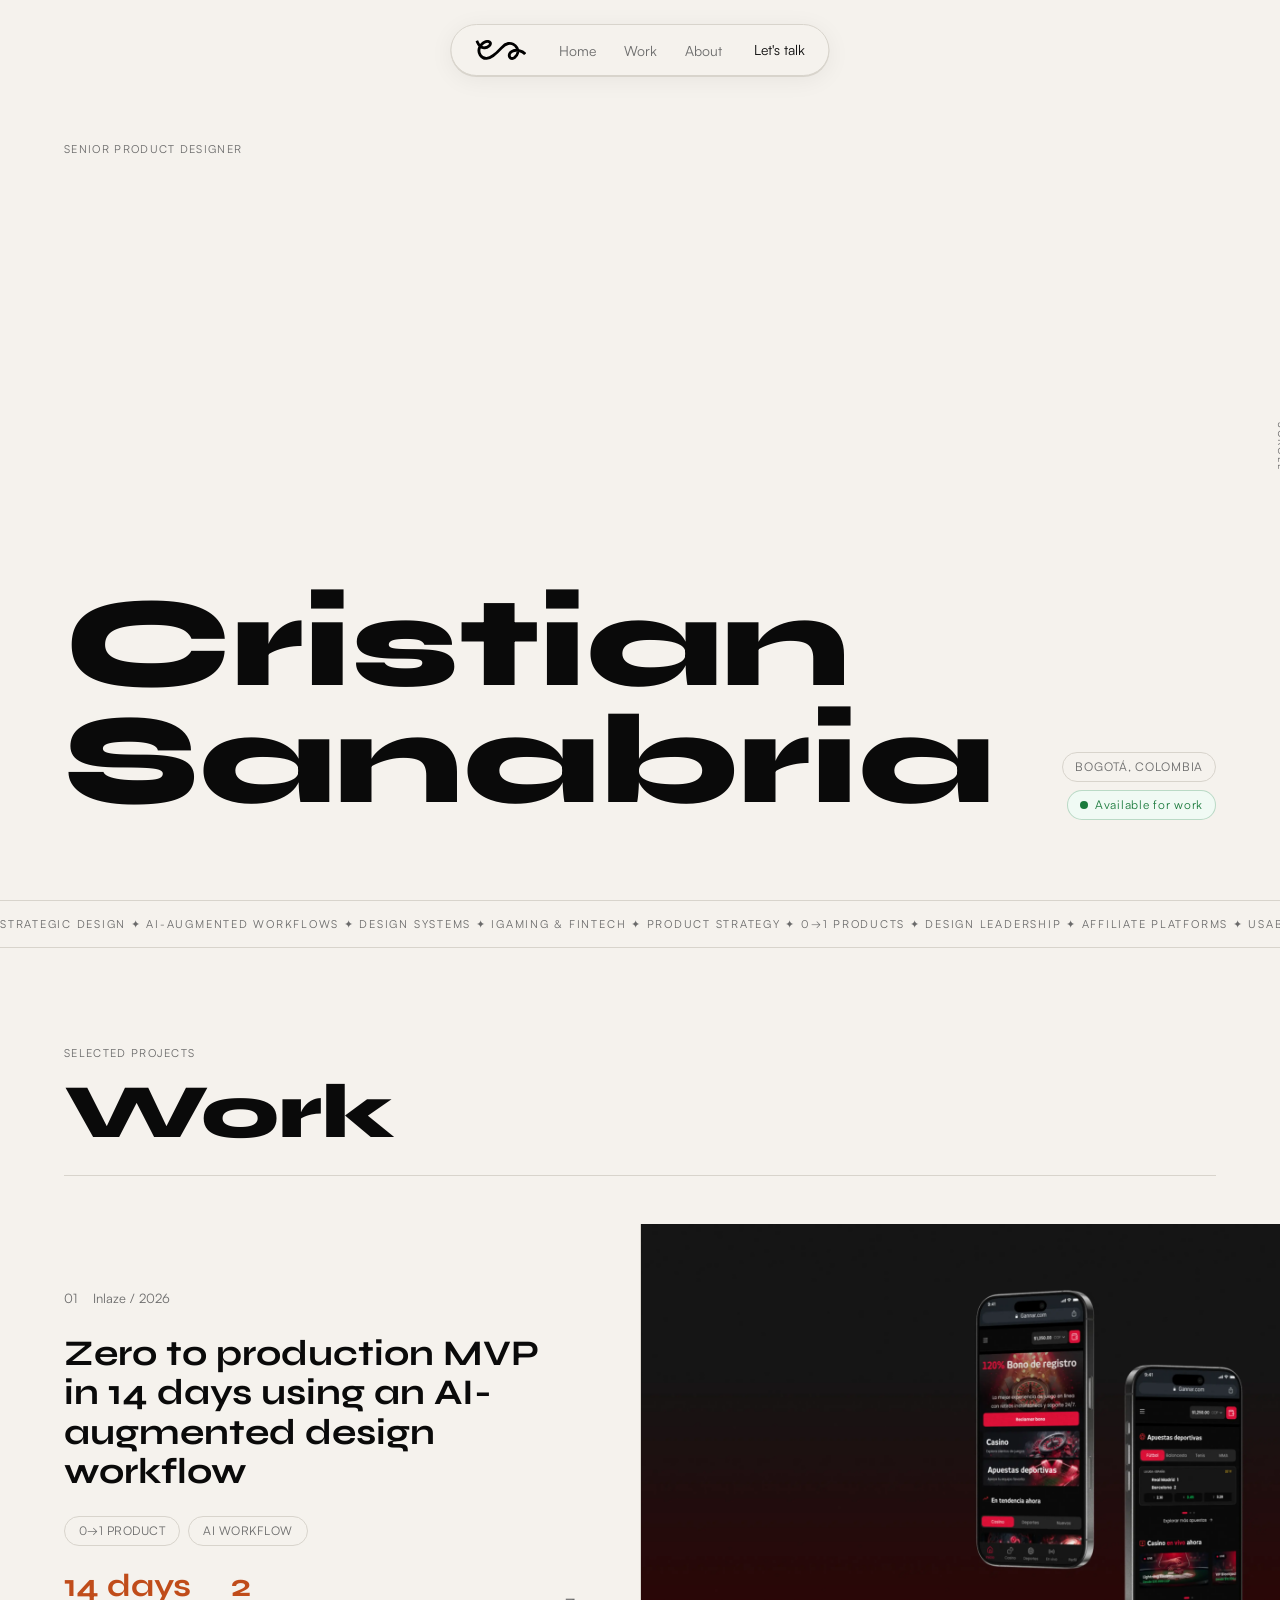
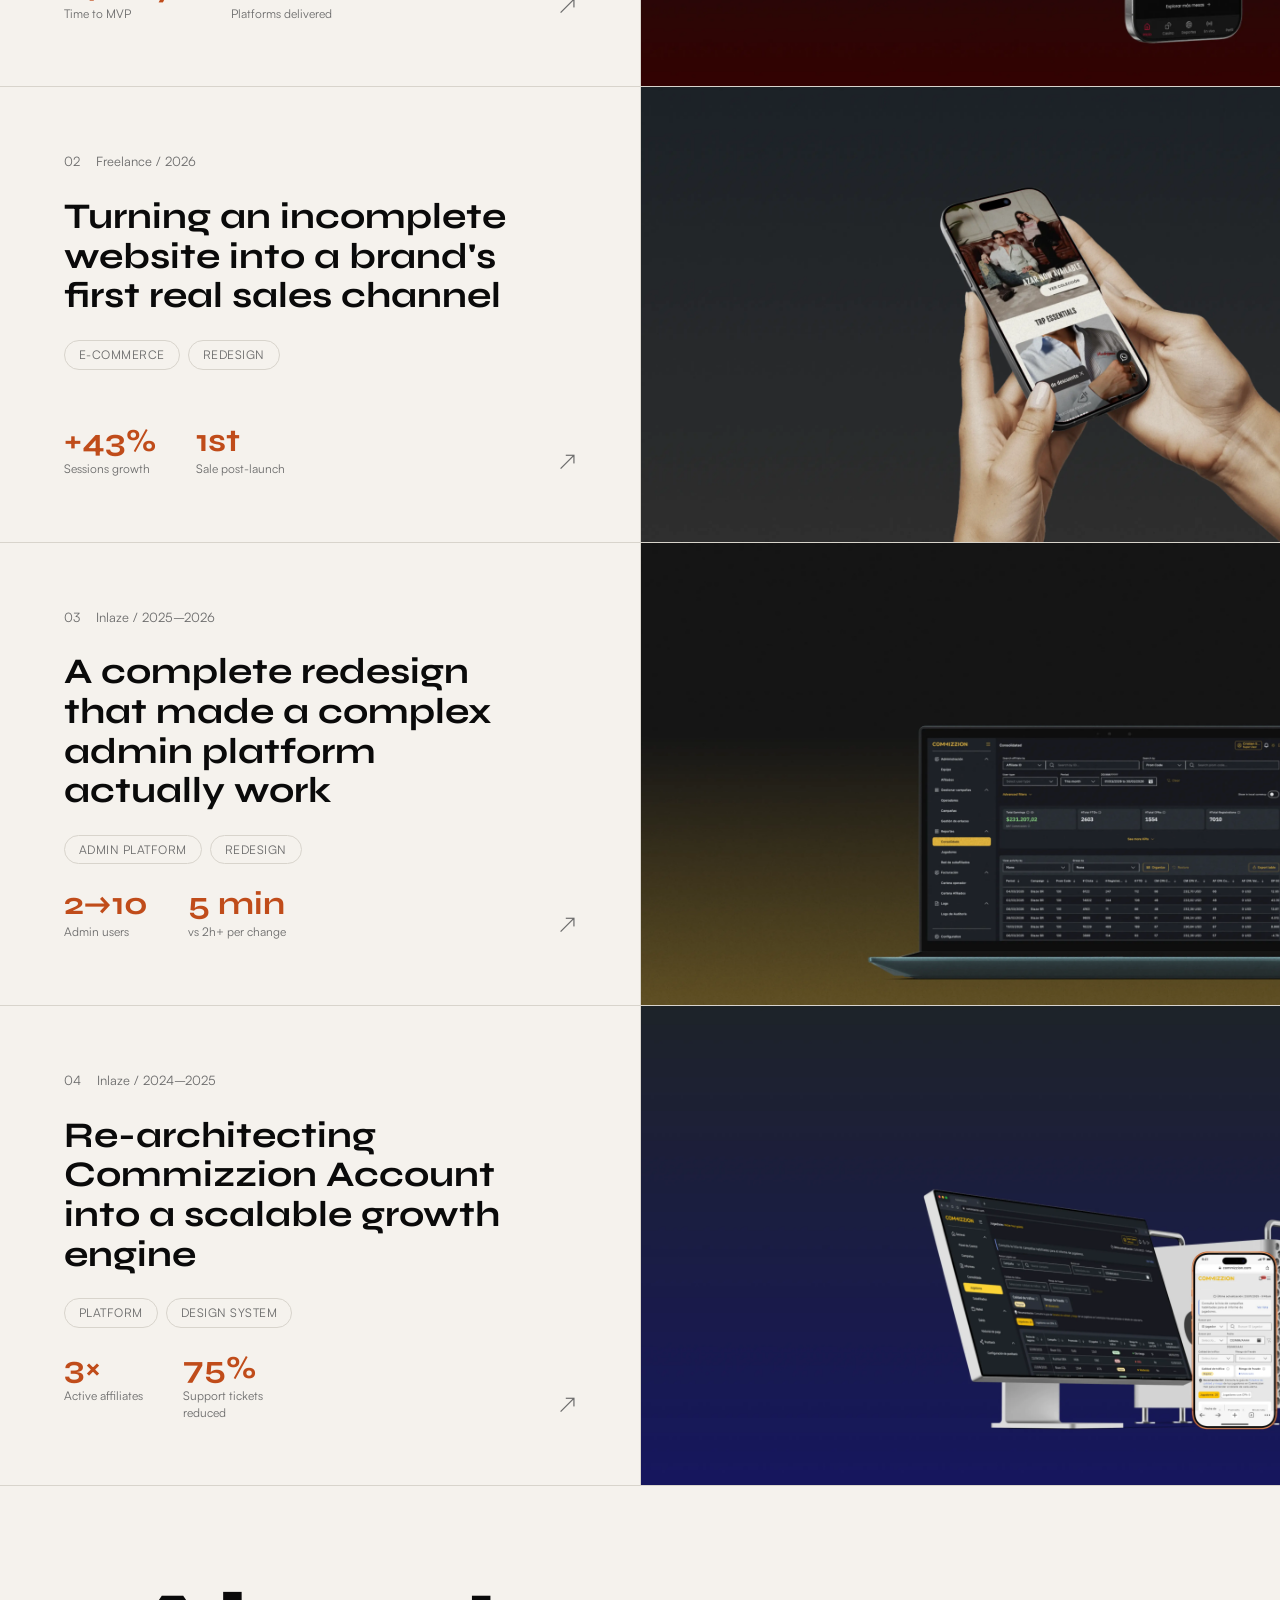
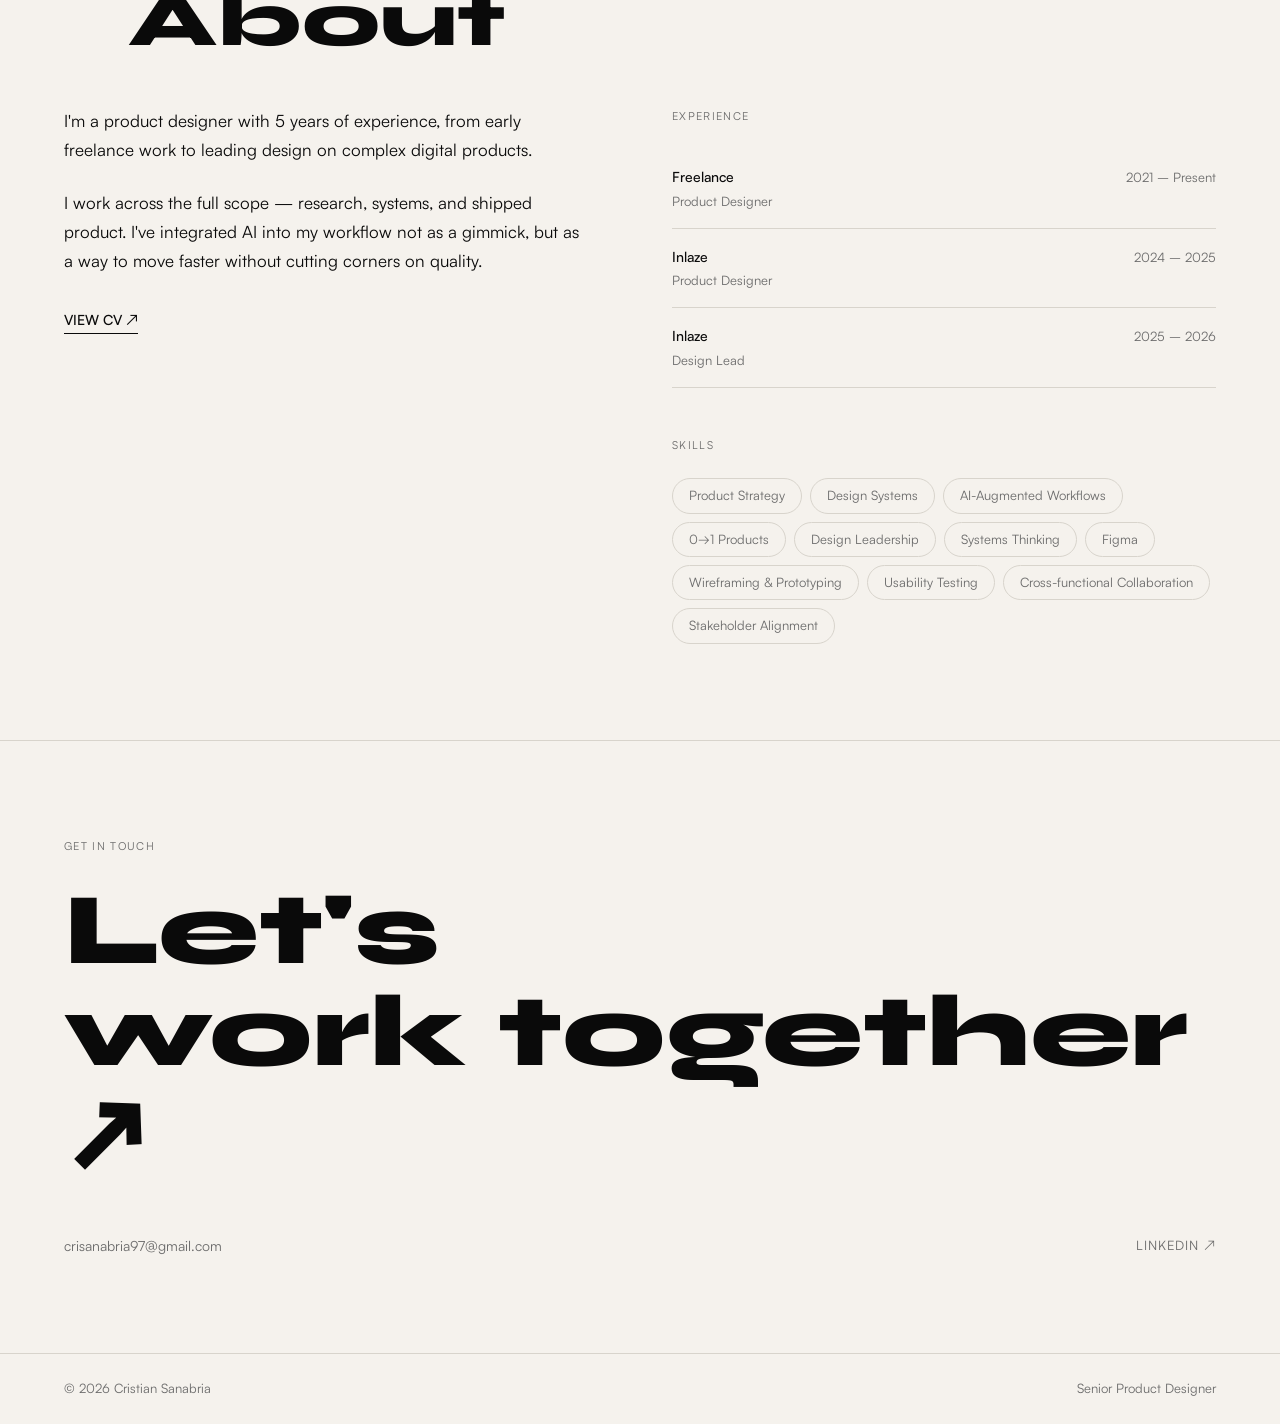
<file: index.html>
<!DOCTYPE html>
<html lang="en">
<head>
  <meta charset="UTF-8">
  <meta name="viewport" content="width=device-width, initial-scale=1.0">
  <meta name="description" content="Cristian Sanabria — Senior Product Designer with 5 years of experience. Strategic design, AI-augmented workflows, and shipped digital products.">
  <title>Cristian Sanabria — Senior Product Designer</title>
  <!-- Favicon -->
  <link rel="icon" type="image/svg+xml" href="assets/FavIcon_CS_Black.svg">
  <link rel="apple-touch-icon" href="assets/FavIcon_CS_Black.svg">
  <link rel="stylesheet" href="styles/main.css">
  <link rel="stylesheet" href="styles/components.css">
</head>
<body>

  <!-- ============================================================
       NAVIGATION — Floating pill
       ============================================================ -->
  <nav class="nav-pill" id="nav-pill" aria-label="Main navigation">
    <a href="#home" class="nav-logo" aria-label="Cristian Sanabria — home"><img src="assets/CS_Vector.svg" alt="CS" width="48" height="20"></a>

    <ul class="nav-links" id="nav-links" role="list">
      <li><a href="#home"  class="nav-link">Home</a></li>
      <li><a href="#work"  class="nav-link">Work</a></li>
      <li><a href="#about" class="nav-link">About</a></li>
    </ul>

    <div class="nav-right">
      <a href="mailto:crisanabria97@gmail.com" class="nav-talk">Let's talk</a>
    </div>

    <!-- Mobile hamburger -->
    <button class="hamburger" id="hamburger" aria-label="Toggle menu" aria-expanded="false" aria-controls="nav-links">
      <span></span>
      <span></span>
      <span></span>
    </button>
  </nav>

  <!-- ============================================================
       HERO
       ============================================================ -->
  <section id="home" class="hero" aria-label="Introduction">

    <span class="hero-label" aria-hidden="true">SENIOR PRODUCT DESIGNER</span>

    <div class="hero-name">
      <h1>
        <span class="hero-line">Cristian</span>
        <span class="hero-line">Sanabria</span>
      </h1>
    </div>

    <div class="hero-pills" aria-label="Location and availability">
      <span class="hero-pill">BOGOTÁ, COLOMBIA</span>
      <span class="hero-pill hero-pill--available">
        <span class="availability-dot" aria-hidden="true"></span>
        Available for work
      </span>
    </div>

    <div class="hero-scroll" aria-hidden="true">
      <span>SCROLL</span>
    </div>

  </section>

  <!-- ============================================================
       TICKER
       ============================================================ -->
  <div class="ticker" aria-hidden="true">
    <div class="ticker-track">
      <span class="ticker-text">STRATEGIC DESIGN   ✦   AI-AUGMENTED WORKFLOWS   ✦   DESIGN SYSTEMS   ✦   iGAMING &amp; FINTECH   ✦   PRODUCT STRATEGY   ✦   0→1 PRODUCTS   ✦   DESIGN LEADERSHIP   ✦   AFFILIATE PLATFORMS   ✦   USABILITY TESTING   ✦   STAKEHOLDER ALIGNMENT   ✦   </span>
      <span class="ticker-text">STRATEGIC DESIGN   ✦   AI-AUGMENTED WORKFLOWS   ✦   DESIGN SYSTEMS   ✦   iGAMING &amp; FINTECH   ✦   PRODUCT STRATEGY   ✦   0→1 PRODUCTS   ✦   DESIGN LEADERSHIP   ✦   AFFILIATE PLATFORMS   ✦   USABILITY TESTING   ✦   STAKEHOLDER ALIGNMENT   ✦   </span>
      <span class="ticker-text">STRATEGIC DESIGN   ✦   AI-AUGMENTED WORKFLOWS   ✦   DESIGN SYSTEMS   ✦   iGAMING &amp; FINTECH   ✦   PRODUCT STRATEGY   ✦   0→1 PRODUCTS   ✦   DESIGN LEADERSHIP   ✦   AFFILIATE PLATFORMS   ✦   USABILITY TESTING   ✦   STAKEHOLDER ALIGNMENT   ✦   </span>
    </div>
  </div>

  <!-- ============================================================
       WORK SECTION
       ============================================================ -->
  <section id="work" class="work-section" aria-labelledby="work-title">
    <div class="section-header">
      <span class="section-label">SELECTED PROJECTS</span>
      <h2 class="section-title" id="work-title">Work</h2>
      <div class="section-divider" role="separator"></div>
    </div>

    <!-- Card 01 — Gannar Casino MVP -->
    <a href="cases/gannar.html" class="project-card" aria-label="View project — Gannar Casino MVP">
      <div class="card-left">
        <div class="card-meta-row">
          <span class="card-number">01</span>
          <span class="card-company">Inlaze / 2026</span>
        </div>
        <h3 class="card-headline">Zero to production MVP in 14 days using an AI-augmented design workflow</h3>
        <div class="card-tags">
          <span class="card-tag">0→1 PRODUCT</span>
          <span class="card-tag">AI WORKFLOW</span>
        </div>
        <div class="card-metrics">
          <div class="metric">
            <span class="metric-number">14 days</span>
            <span class="metric-label">Time to MVP</span>
          </div>
          <div class="metric">
            <span class="metric-number">2</span>
            <span class="metric-label">Platforms delivered</span>
          </div>
        </div>
        <span class="card-arrow" aria-hidden="true">↗</span>
      </div>
      <div class="card-right">
        <img src="assets/cases/gannar/gannar-cover.webp" alt="Gannar Casino MVP cover" class="card-image-placeholder" loading="lazy" />
      </div>
    </a>

    <!-- Card 02 — Rodriguez Project -->
    <a href="cases/rodriguez.html" class="project-card" aria-label="View project — Rodriguez Project">
      <div class="card-left">
        <div class="card-meta-row">
          <span class="card-number">02</span>
          <span class="card-company">Freelance / 2026</span>
        </div>
        <h3 class="card-headline">Turning an incomplete website into a brand's first real sales channel</h3>
        <div class="card-tags">
          <span class="card-tag">E-COMMERCE</span>
          <span class="card-tag">REDESIGN</span>
        </div>
        <div class="card-metrics">
          <div class="metric">
            <span class="metric-number">+43%</span>
            <span class="metric-label">Sessions growth</span>
          </div>
          <div class="metric">
            <span class="metric-number">1st</span>
            <span class="metric-label">Sale post-launch</span>
          </div>
        </div>
        <span class="card-arrow" aria-hidden="true">↗</span>
      </div>
      <div class="card-right">
        <img src="assets/cases/rodriguez/TRP_Cover.webp" alt="Rodriguez Project cover" class="card-image-placeholder" loading="lazy" />
      </div>
    </a>

    <!-- Card 03 — Commizzion Backoffice -->
    <a href="cases/commizzion-backoffice.html" class="project-card" aria-label="View project — Commizzion Backoffice">
      <div class="card-left">
        <div class="card-meta-row">
          <span class="card-number">03</span>
          <span class="card-company">Inlaze / 2025–2026</span>
        </div>
        <h3 class="card-headline">A complete redesign that made a complex admin platform actually work</h3>
        <div class="card-tags">
          <span class="card-tag">ADMIN PLATFORM</span>
          <span class="card-tag">REDESIGN</span>
        </div>
        <div class="card-metrics">
          <div class="metric">
            <span class="metric-number">2→10</span>
            <span class="metric-label">Admin users</span>
          </div>
          <div class="metric">
            <span class="metric-number">5 min</span>
            <span class="metric-label">vs 2h+ per change</span>
          </div>
        </div>
        <span class="card-arrow" aria-hidden="true">↗</span>
      </div>
      <div class="card-right">
        <img src="assets/cases/commizzion-bo/commizzion-bo-cover.webp" alt="Commizzion Backoffice cover" class="card-image-placeholder" loading="lazy" />
      </div>
    </a>

    <!-- Card 04 — Commizzion Account -->
    <a href="cases/commizzion-account.html" class="project-card" aria-label="View project — Commizzion Account">
      <div class="card-left">
        <div class="card-meta-row">
          <span class="card-number">04</span>
          <span class="card-company">Inlaze / 2024–2025</span>
        </div>
        <h3 class="card-headline">Re-architecting Commizzion Account into a scalable growth engine</h3>
        <div class="card-tags">
          <span class="card-tag">PLATFORM</span>
          <span class="card-tag">DESIGN SYSTEM</span>
        </div>
        <div class="card-metrics">
          <div class="metric">
            <span class="metric-number">3×</span>
            <span class="metric-label">Active affiliates</span>
          </div>
          <div class="metric">
            <span class="metric-number">75%</span>
            <span class="metric-label">Support tickets reduced</span>
          </div>
        </div>
        <span class="card-arrow" aria-hidden="true">↗</span>
      </div>
      <div class="card-right">
        <img src="assets/cases/commizzion-account/commizzion-account-cover.webp" alt="Commizzion Account cover" class="card-image-placeholder" loading="lazy" />
      </div>
    </a>

  </section>

  <!-- ============================================================
       ABOUT SECTION
       ============================================================ -->
  <section id="about" class="about-section" aria-labelledby="about-title">
    <div class="about-inner">

      <div class="section-header">
        <h2 class="section-title" id="about-title">About</h2>
      </div>

      <div class="about-grid">
        <!-- Left: bio -->
        <div class="about-bio">
          <p>I'm a product designer with 5 years of experience, from early freelance work to leading design on complex digital products.</p>
          <p>I work across the full scope — research, systems, and shipped product. I've integrated AI into my workflow not as a gimmick, but as a way to move faster without cutting corners on quality.</p>
          <a href="assets/Cristian_Sanabria_CV.pdf" target="_blank" rel="noopener" class="cv-link">VIEW CV ↗</a>
        </div>

        <!-- Right: experience + skills -->
        <div class="about-experience">
          <span class="section-label" style="margin-bottom: var(--space-3); display: block;">EXPERIENCE</span>
          <ul class="experience-list" role="list">
            <li class="experience-item">
              <div>
                <span class="exp-company">Freelance</span>
                <span class="exp-role">Product Designer</span>
              </div>
              <span class="exp-years">2021 – Present</span>
            </li>
            <li class="experience-item">
              <div>
                <span class="exp-company">Inlaze</span>
                <span class="exp-role">Product Designer</span>
              </div>
              <span class="exp-years">2024 – 2025</span>
            </li>
            <li class="experience-item">
              <div>
                <span class="exp-company">Inlaze</span>
                <span class="exp-role">Design Lead</span>
              </div>
              <span class="exp-years">2025 – 2026</span>
            </li>
          </ul>

          <!-- Skills -->
          <span class="skills-label">SKILLS</span>
          <div class="skills-list" aria-label="Skills">
            <span class="skill-pill">Product Strategy</span>
            <span class="skill-pill">Design Systems</span>
            <span class="skill-pill">AI-Augmented Workflows</span>
            <span class="skill-pill">0→1 Products</span>
            <span class="skill-pill">Design Leadership</span>
            <span class="skill-pill">Systems Thinking</span>
            <span class="skill-pill">Figma</span>
            <span class="skill-pill">Wireframing &amp; Prototyping</span>
            <span class="skill-pill">Usability Testing</span>
            <span class="skill-pill">Cross-functional Collaboration</span>
            <span class="skill-pill">Stakeholder Alignment</span>
          </div>
        </div>
      </div>

    </div>
  </section>

  <!-- ============================================================
       CONTACT SECTION
       ============================================================ -->
  <section id="contact" class="contact-section" aria-labelledby="contact-title">
    <div class="contact-inner">
      <span class="section-label">GET IN TOUCH</span>
      <div class="contact-display">
        <span class="contact-line" id="contact-title">Let's</span>
        <a href="mailto:crisanabria97@gmail.com" class="contact-line contact-line-link">work together ↗</a>
      </div>
      <div class="contact-bottom">
        <span class="contact-email">crisanabria97@gmail.com</span>
        <a href="https://www.linkedin.com/in/cristian-sanabria97/" target="_blank" rel="noopener noreferrer" class="contact-linkedin">LINKEDIN ↗</a>
      </div>
    </div>
  </section>

  <!-- ============================================================
       FOOTER
       ============================================================ -->
  <footer class="site-footer" role="contentinfo">
    <span class="footer-copy">© 2026 Cristian Sanabria</span>
    <span class="footer-role">Senior Product Designer</span>
  </footer>

  <script src="scripts/main.js"></script>
</body>
</html>
</file>
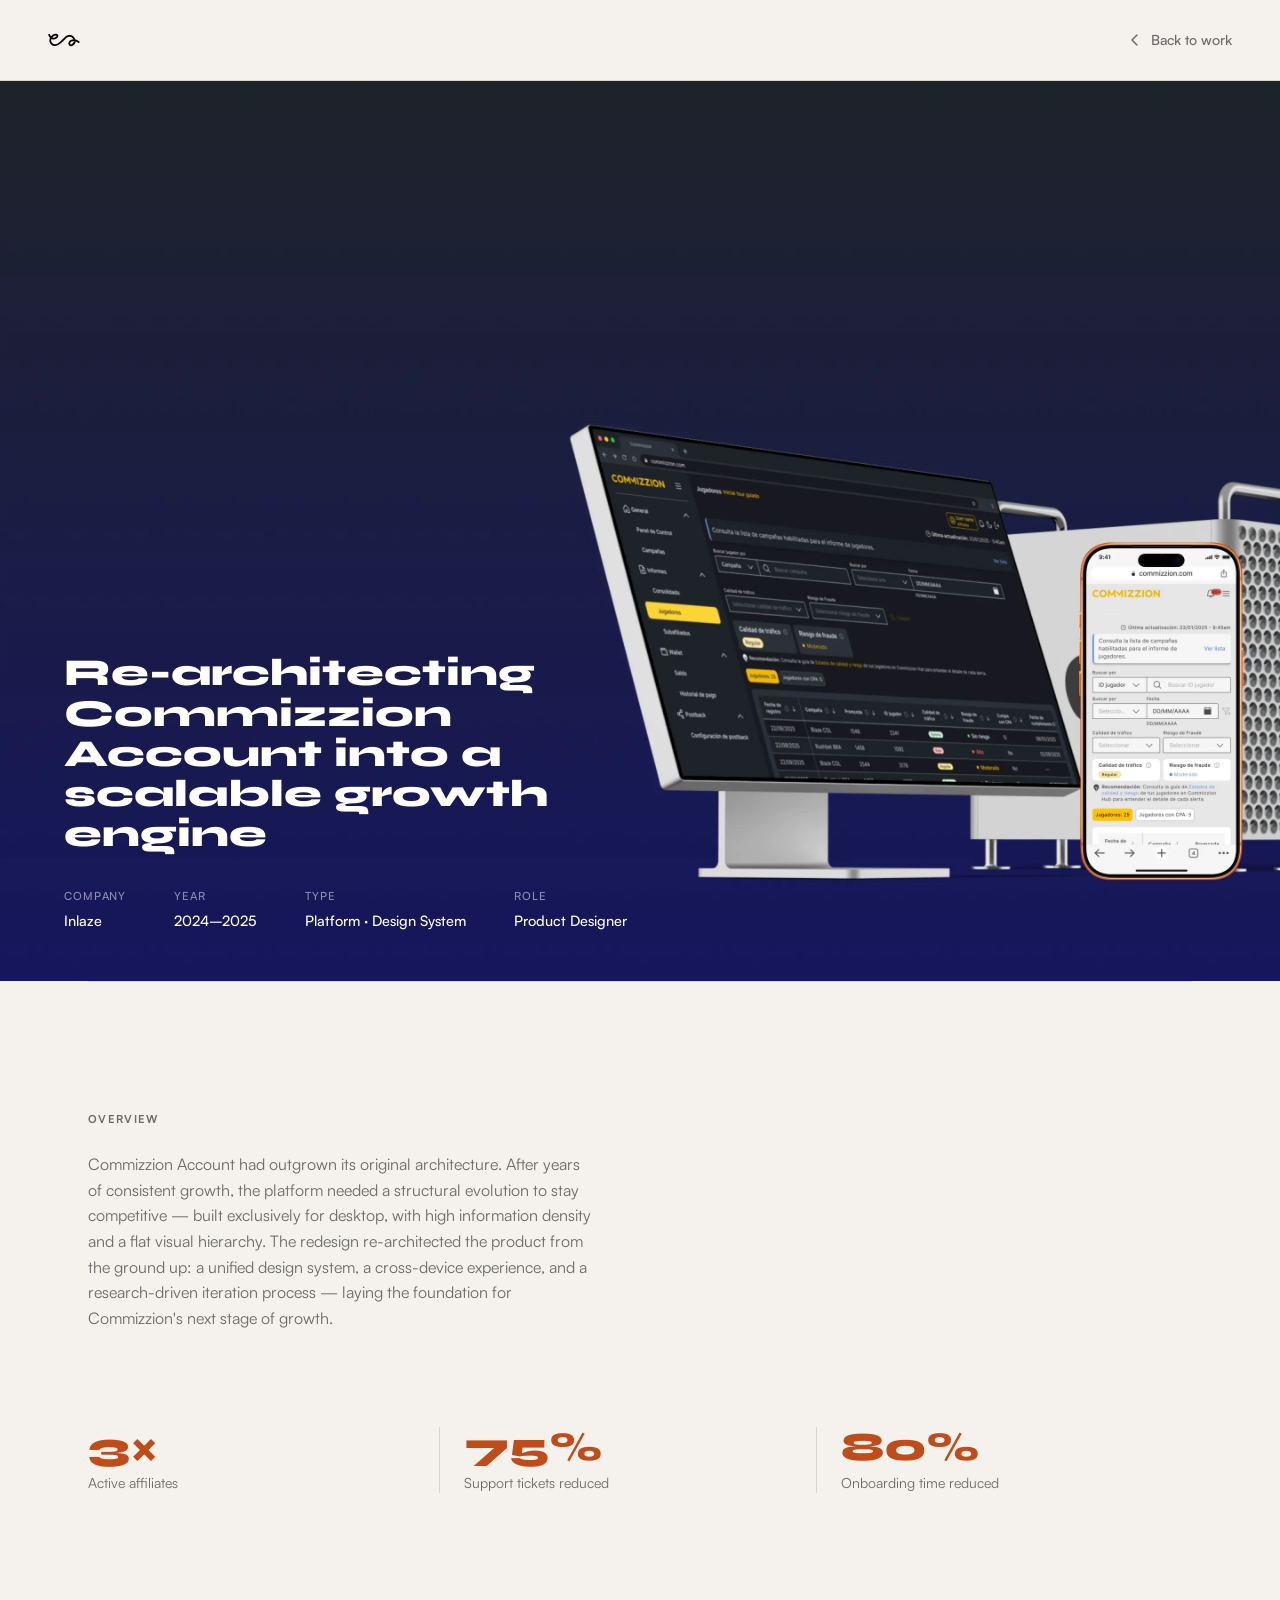
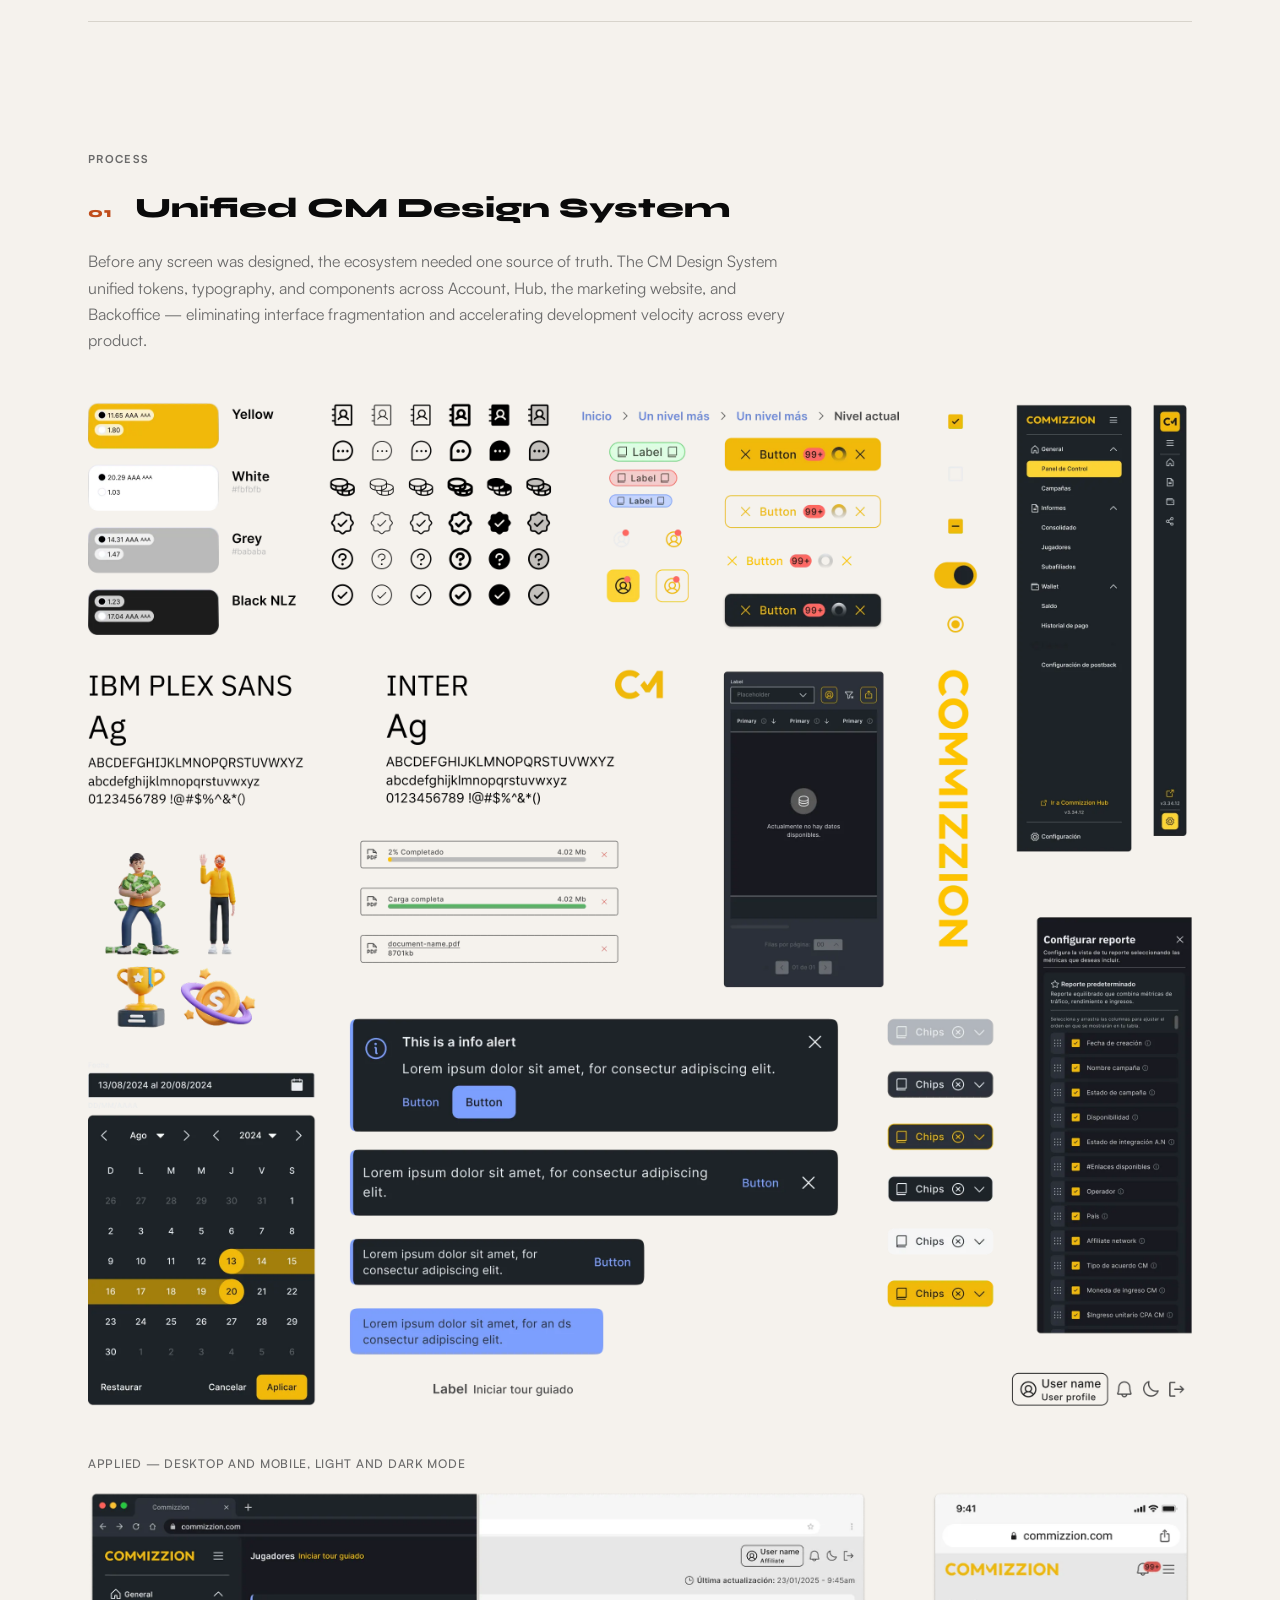
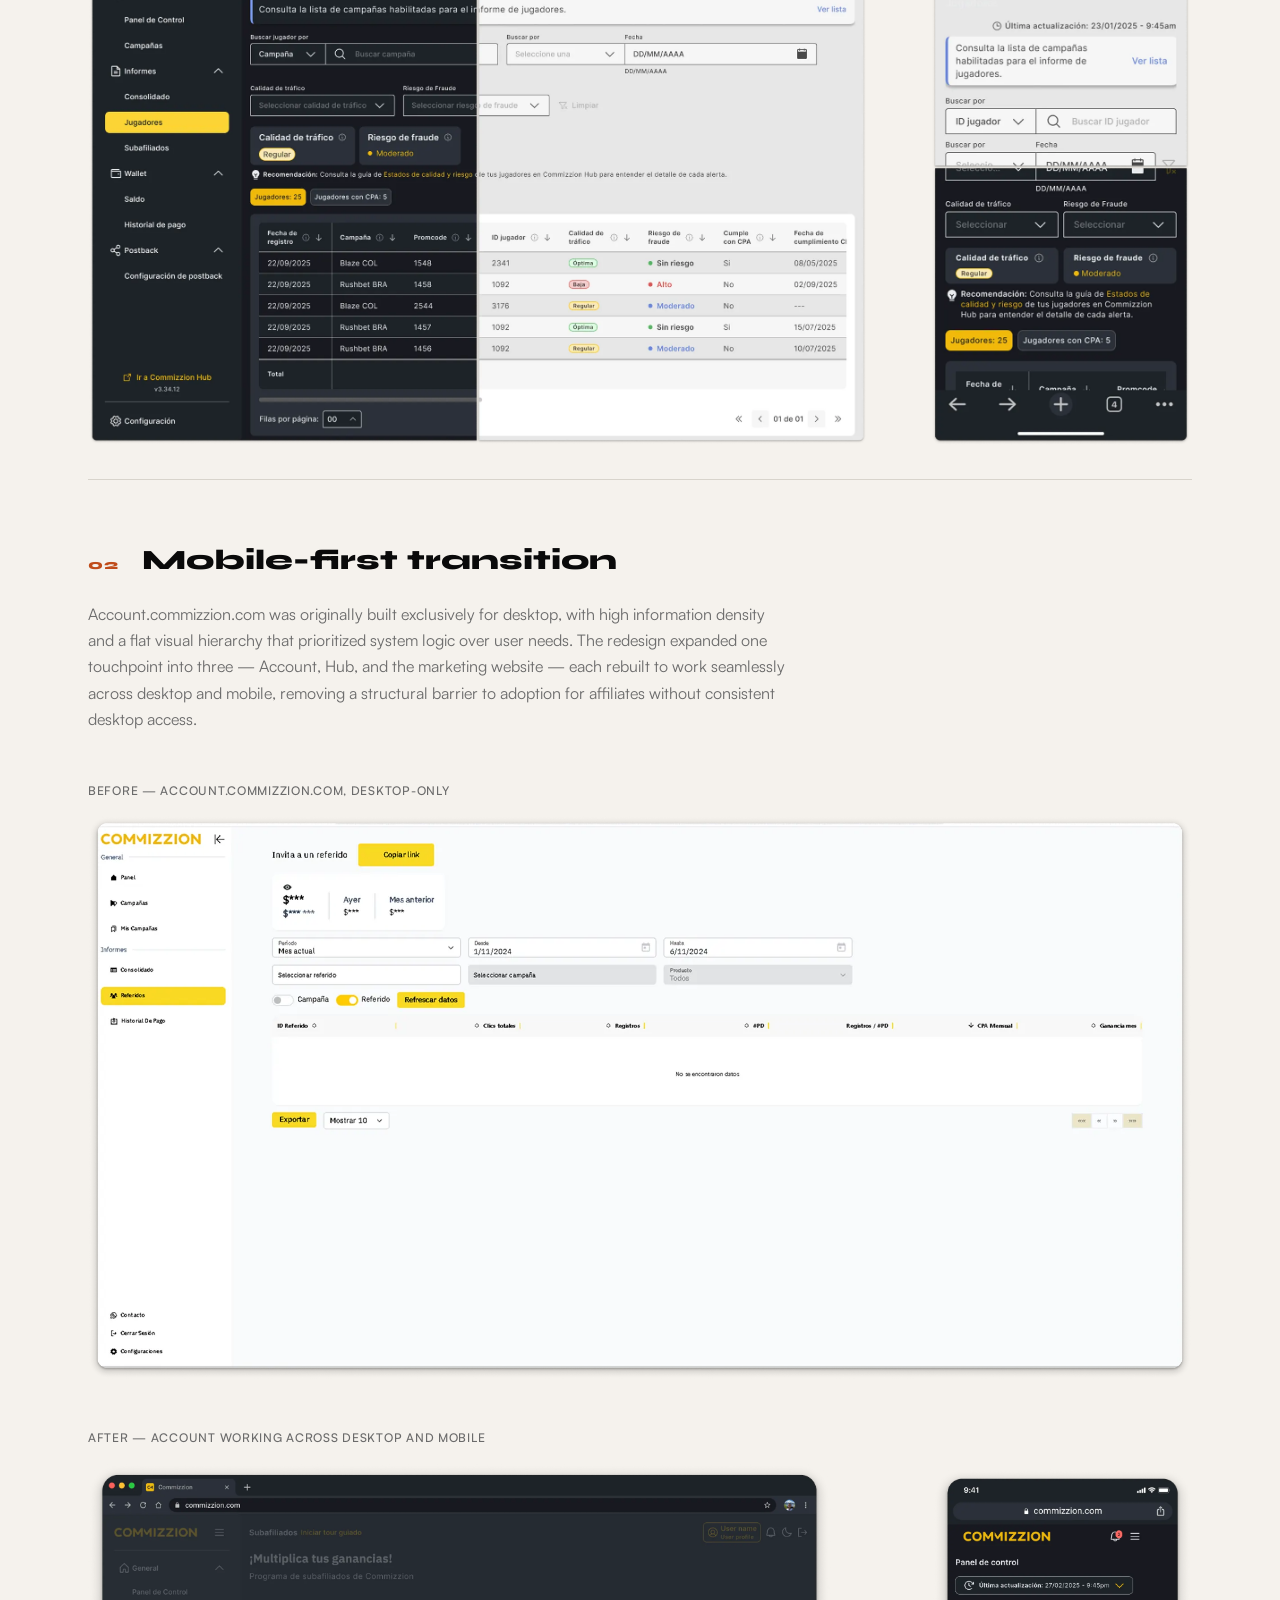
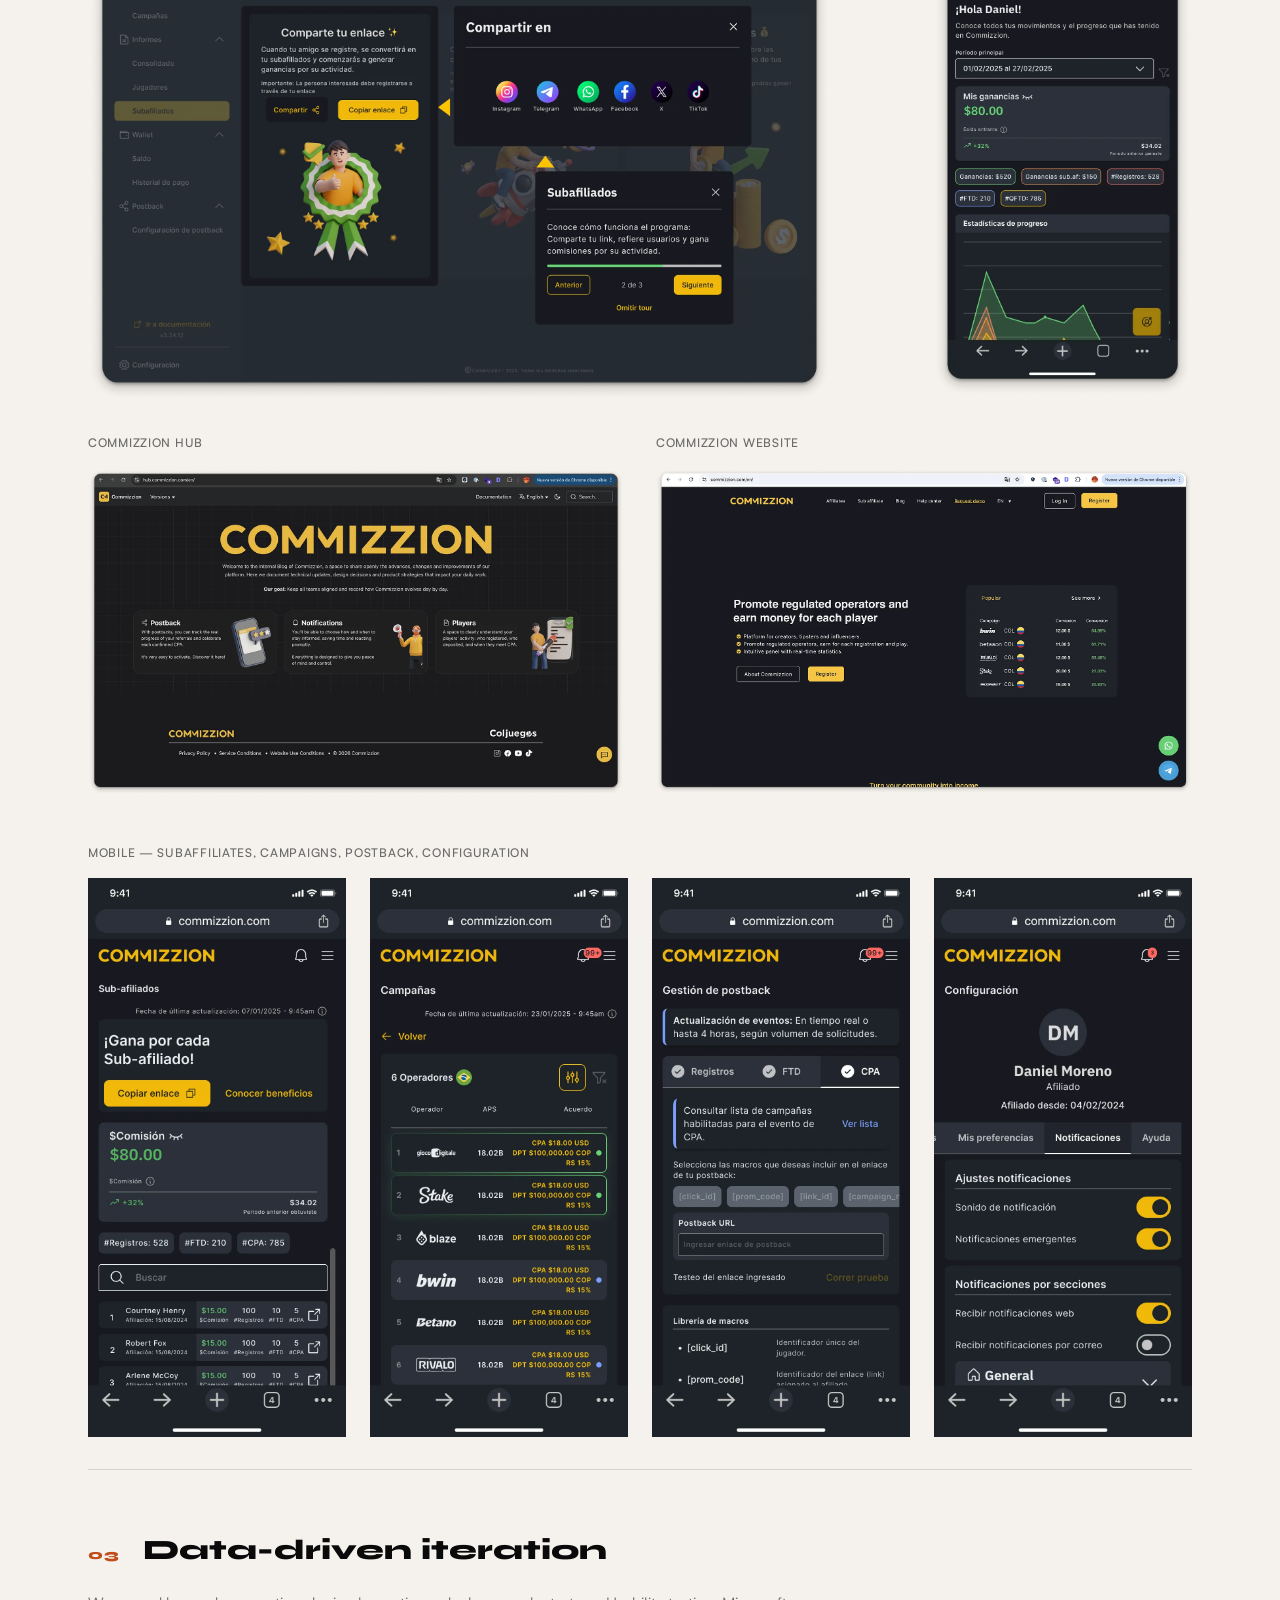
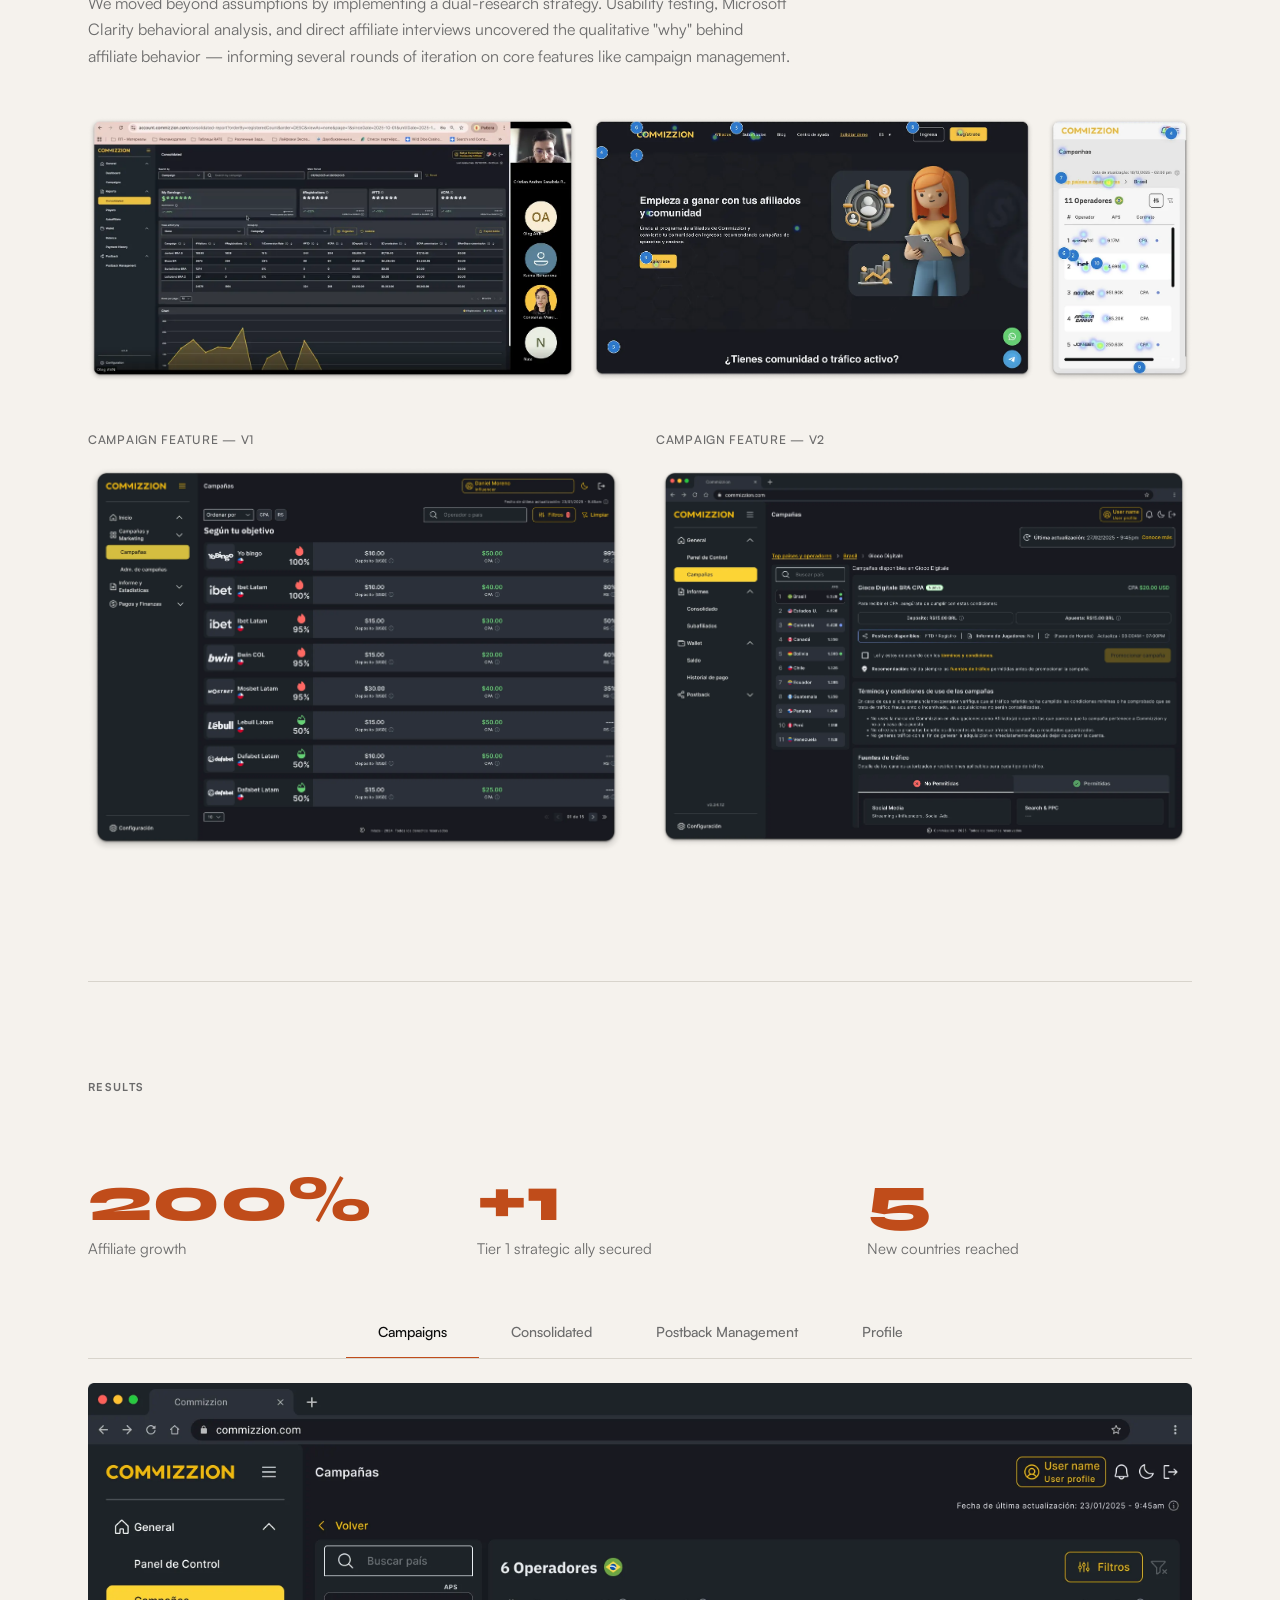
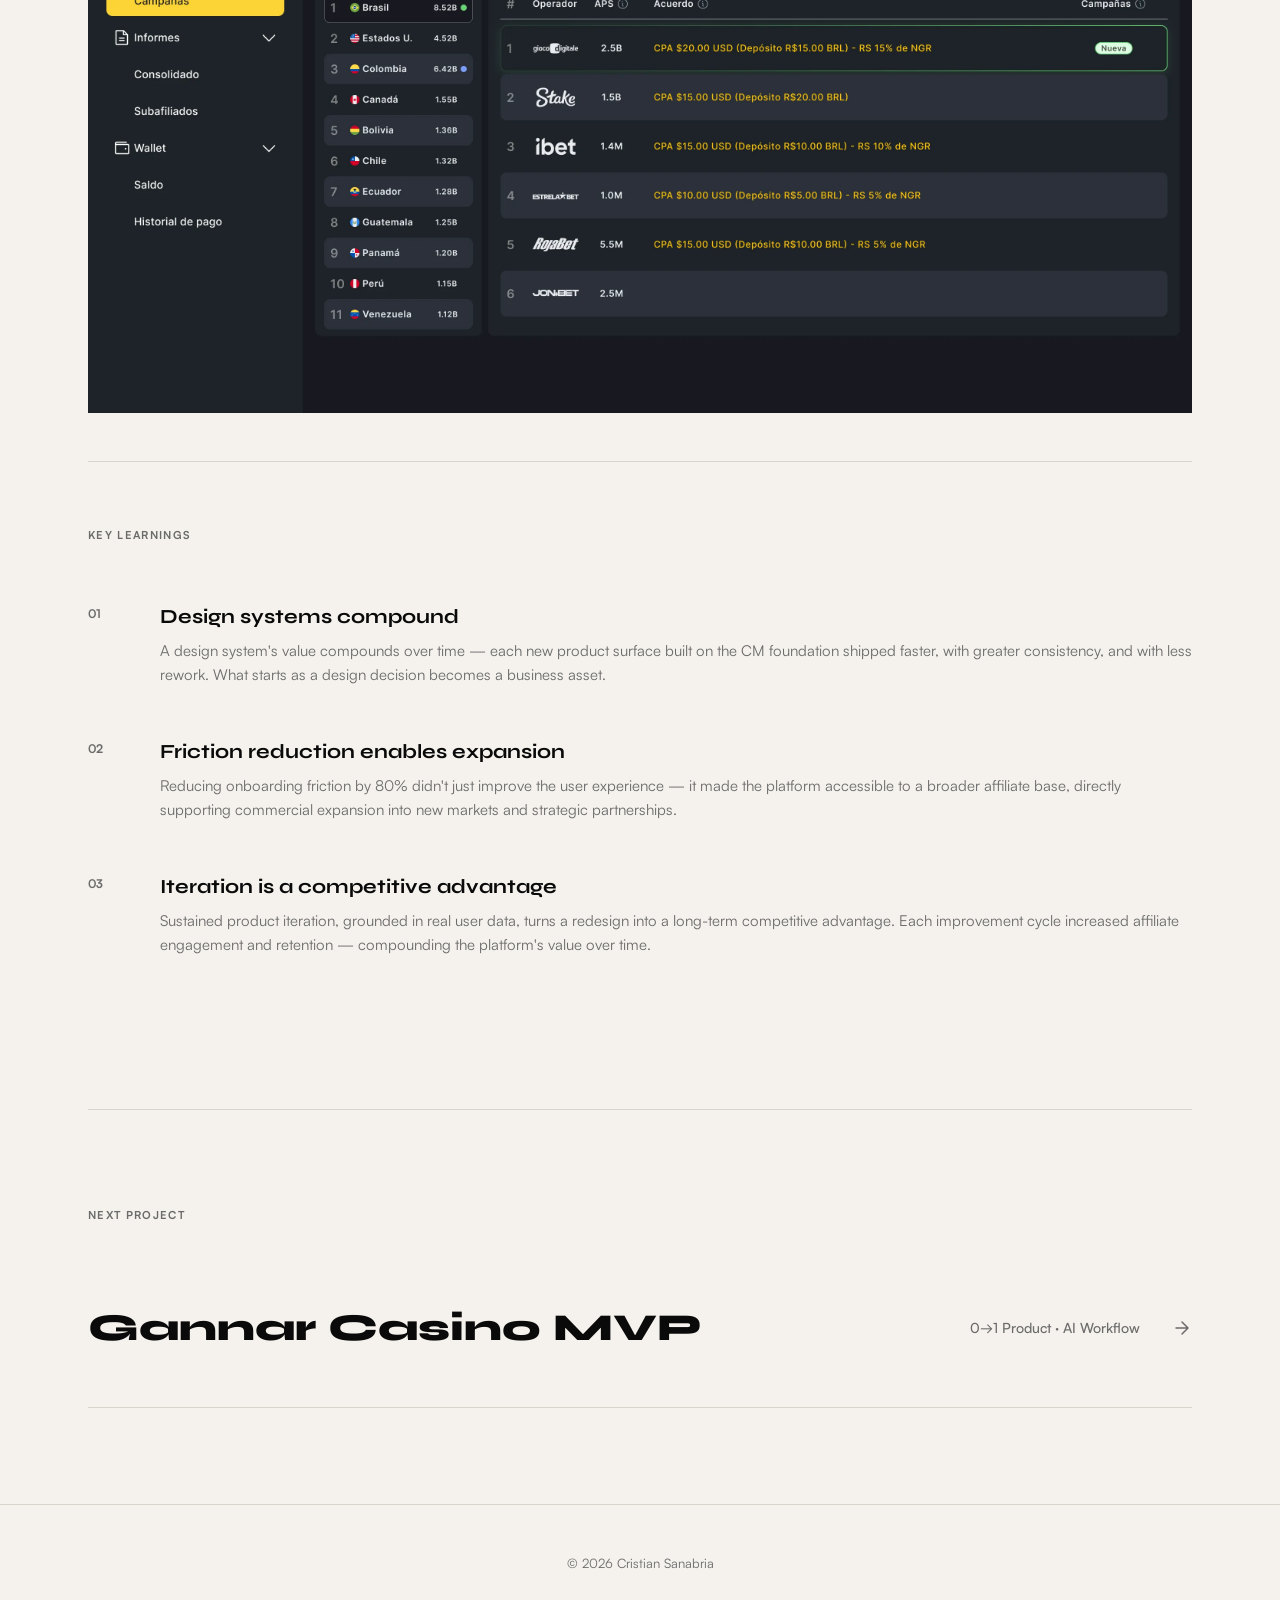
<file: cases/commizzion-account.html>
<!DOCTYPE html>
<html lang="en">
<head>
  <meta charset="UTF-8" />
  <meta name="viewport" content="width=device-width, initial-scale=1.0" />
  <title>Commizzion Account — Cristian Sanabria</title>
  <link rel="icon" type="image/svg+xml" href="../assets/FavIcon_CS_Black.svg" />
  <link rel="stylesheet" href="../styles/main.css" />
  <link rel="stylesheet" href="../styles/case-study.css" />
</head>
<body>

  <!-- HEADER -->
  <header class="cs-header">
    <a href="../index.html" class="cs-logo" aria-label="Back to home">
      <img src="../assets/CS_Vector.svg" alt="Cristian Sanabria" width="32" height="32" />
    </a>
    <a href="../index.html" class="cs-back">
      <svg width="16" height="16" viewBox="0 0 16 16" fill="none" aria-hidden="true">
        <path d="M10 3L5 8L10 13" stroke="currentColor" stroke-width="1.5" stroke-linecap="round" stroke-linejoin="round"/>
      </svg>
      Back to work
    </a>
  </header>

  <!-- COVER -->
  <section class="cs-cover cs-cover--commizzion-account">
    <img src="../assets/cases/commizzion-account/commizzion-account-cover.webp"
         alt="Commizzion Account — cover"
         class="cs-cover-img">
    <div class="cs-cover-content">
      <h1 class="cs-cover-headline">Re-architecting Commizzion Account into a scalable growth engine</h1>
      <div class="cs-cover-meta">
        <div class="cs-cover-meta-item">
          <span class="cs-cover-meta-label">Company</span>
          <span class="cs-cover-meta-value">Inlaze</span>
        </div>
        <div class="cs-cover-meta-item">
          <span class="cs-cover-meta-label">Year</span>
          <span class="cs-cover-meta-value">2024–2025</span>
        </div>
        <div class="cs-cover-meta-item">
          <span class="cs-cover-meta-label">Type</span>
          <span class="cs-cover-meta-value">Platform · Design System</span>
        </div>
        <div class="cs-cover-meta-item">
          <span class="cs-cover-meta-label">Role</span>
          <span class="cs-cover-meta-value">Product Designer</span>
        </div>
      </div>
    </div>
  </section>

  <!-- MAIN -->
  <main class="cs-main">

    <!-- OVERVIEW -->
    <section class="cs-overview">
      <div class="cs-overview__inner">
        <div class="cs-overview__problem">
          <span class="cs-label">Overview</span>
          <p class="cs-overview__text">Commizzion Account had outgrown its original architecture. After years of consistent growth, the platform needed a structural evolution to stay competitive — built exclusively for desktop, with high information density and a flat visual hierarchy. The redesign re-architected the product from the ground up: a unified design system, a cross-device experience, and a research-driven iteration process — laying the foundation for Commizzion's next stage of growth.</p>
        </div>
        <div class="cs-overview__metrics">
          <div class="cs-metric">
            <span class="cs-metric__value">3×</span>
            <span class="cs-metric__label">Active affiliates</span>
          </div>
          <div class="cs-metric">
            <span class="cs-metric__value">75%</span>
            <span class="cs-metric__label">Support tickets reduced</span>
          </div>
          <div class="cs-metric">
            <span class="cs-metric__value">80%</span>
            <span class="cs-metric__label">Onboarding time reduced</span>
          </div>
        </div>
      </div>
    </section>

    <!-- PROCESS -->
    <section class="cs-process">
      <span class="cs-label">Process</span>
      <div class="cs-process__inner">

        <!-- Decision 01 -->
        <div class="cs-decision">
          <div class="cs-decision__header">
            <span class="cs-decision__number">01</span>
            <h2 class="cs-decision__title">Unified CM Design System</h2>
          </div>
          <p class="cs-decision__body">Before any screen was designed, the ecosystem needed one source of truth. The CM Design System unified tokens, typography, and components across Account, Hub, the marketing website, and Backoffice — eliminating interface fragmentation and accelerating development velocity across every product.</p>
          <div class="cs-decision__image-wrap">
            <img src="../assets/cases/commizzion-account/commizzion-account-ds-system.webp" alt="CM Design System — tokens, typography, components" class="cs-decision__image" loading="lazy" />
            <div class="cs-decision__block">
              <span class="cs-caption">Applied — desktop and mobile, light and dark mode</span>
              <img src="../assets/cases/commizzion-account/commizzion-account-ds-system-applied.webp" alt="CM Design System applied across desktop, mobile, light and dark mode" class="cs-decision__image" loading="lazy" />
            </div>
          </div>
        </div>

        <!-- Decision 02 -->
        <div class="cs-decision">
          <div class="cs-decision__header">
            <span class="cs-decision__number">02</span>
            <h2 class="cs-decision__title">Mobile-first transition</h2>
          </div>
          <p class="cs-decision__body">Account.commizzion.com was originally built exclusively for desktop, with high information density and a flat visual hierarchy that prioritized system logic over user needs. The redesign expanded one touchpoint into three — Account, Hub, and the marketing website — each rebuilt to work seamlessly across desktop and mobile, removing a structural barrier to adoption for affiliates without consistent desktop access.</p>
          <div class="cs-decision__image-wrap">
            <div class="cs-decision__block">
              <span class="cs-caption">Before — Account.commizzion.com, desktop-only</span>
              <img src="../assets/cases/commizzion-account/commizzion-account-mf-before.webp" alt="Commizzion Account before redesign — desktop only" class="cs-decision__image" loading="lazy" />
            </div>
            <div class="cs-decision__block">
              <span class="cs-caption">After — Account working across desktop and mobile</span>
              <img src="../assets/cases/commizzion-account/commizzion-account-mf-account.webp" alt="Commizzion Account redesigned — desktop and mobile" class="cs-decision__image" loading="lazy" />
              <div class="cs-decision__image-row">
                <div class="cs-decision__block">
                  <span class="cs-caption">Commizzion Hub</span>
                  <img src="../assets/cases/commizzion-account/commizzion-account-mf-hub.webp" alt="Commizzion Hub home" class="cs-decision__image" loading="lazy" />
                </div>
                <div class="cs-decision__block">
                  <span class="cs-caption">Commizzion website</span>
                  <img src="../assets/cases/commizzion-account/commizzion-account-mf-web.webp" alt="Commizzion marketing website home" class="cs-decision__image" loading="lazy" />
                </div>
              </div>
            </div>
            <div class="cs-decision__block">
              <span class="cs-caption">Mobile — Subaffiliates, Campaigns, Postback, Configuration</span>
              <div class="cs-carousel" id="account-mobile-carousel">
                <div class="cs-carousel__track" id="account-mobile-track">
                  <div class="cs-carousel__slide">
                    <img src="../assets/cases/commizzion-account/commizzion-account-mf-mobile-01.webp" alt="Subaffiliates — mobile" class="cs-carousel__img" loading="lazy" />
                  </div>
                  <div class="cs-carousel__slide">
                    <img src="../assets/cases/commizzion-account/commizzion-account-mf-mobile-02.webp" alt="Campaigns — mobile" class="cs-carousel__img" loading="lazy" />
                  </div>
                  <div class="cs-carousel__slide">
                    <img src="../assets/cases/commizzion-account/commizzion-account-mf-mobile-03.webp" alt="Postback — mobile" class="cs-carousel__img" loading="lazy" />
                  </div>
                  <div class="cs-carousel__slide">
                    <img src="../assets/cases/commizzion-account/commizzion-account-mf-mobile-04.webp" alt="Configuration — mobile" class="cs-carousel__img" loading="lazy" />
                  </div>
                </div>
                <div class="cs-carousel__dots" id="account-mobile-dots">
                  <button class="cs-carousel__dot cs-carousel__dot--active" data-index="0" aria-label="Slide 1"></button>
                  <button class="cs-carousel__dot" data-index="1" aria-label="Slide 2"></button>
                  <button class="cs-carousel__dot" data-index="2" aria-label="Slide 3"></button>
                  <button class="cs-carousel__dot" data-index="3" aria-label="Slide 4"></button>
                </div>
              </div>
            </div>
          </div>
        </div>

        <!-- Decision 03 -->
        <div class="cs-decision">
          <div class="cs-decision__header">
            <span class="cs-decision__number">03</span>
            <h2 class="cs-decision__title">Data-driven iteration</h2>
          </div>
          <p class="cs-decision__body">We moved beyond assumptions by implementing a dual-research strategy. Usability testing, Microsoft Clarity behavioral analysis, and direct affiliate interviews uncovered the qualitative "why" behind affiliate behavior — informing several rounds of iteration on core features like campaign management.</p>
          <div class="cs-decision__image-wrap">
            <img src="../assets/cases/commizzion-account/commizzion-account-iteration.webp" alt="Research evidence — usability testing and affiliate interviews" class="cs-decision__image" loading="lazy" />
            <div class="cs-decision__image-row">
              <div class="cs-decision__block">
                <span class="cs-caption">Campaign feature — V1</span>
                <img src="../assets/cases/commizzion-account/commizzion-account-iteration-v1.webp" alt="Campaign feature, first iteration" class="cs-decision__image" loading="lazy" />
              </div>
              <div class="cs-decision__block">
                <span class="cs-caption">Campaign feature — V2</span>
                <img src="../assets/cases/commizzion-account/commizzion-account-iteration-v2.webp" alt="Campaign feature, refined iteration" class="cs-decision__image" loading="lazy" />
              </div>
            </div>
          </div>
        </div>

      </div>
    </section>

    <!-- RESULTS -->
    <section class="cs-results">
      <div class="cs-results__inner">
        <span class="cs-label">Results</span>
        <div class="cs-results__metrics">
          <div class="cs-metric cs-metric--large">
            <span class="cs-metric__value">200%</span>
            <span class="cs-metric__label">Affiliate growth</span>
          </div>
          <div class="cs-metric cs-metric--large">
            <span class="cs-metric__value">+1</span>
            <span class="cs-metric__label">Tier 1 strategic ally secured</span>
          </div>
          <div class="cs-metric cs-metric--large">
            <span class="cs-metric__value">5</span>
            <span class="cs-metric__label">New countries reached</span>
          </div>
        </div>

        <div class="cs-tabs cs-tabs--no-gradient">
          <div class="cs-tabs__nav" role="tablist">
            <button class="cs-tabs__tab cs-tabs__tab--active" role="tab" data-tab="0">Campaigns</button>
            <button class="cs-tabs__tab" role="tab" data-tab="1">Consolidated</button>
            <button class="cs-tabs__tab" role="tab" data-tab="2">Postback Management</button>
            <button class="cs-tabs__tab" role="tab" data-tab="3">Profile</button>
          </div>
          <div class="cs-tabs__content">
            <div class="cs-tabs__panel cs-tabs__panel--active" data-panel="0">
              <img src="../assets/cases/commizzion-account/commizzion-account-result-campaigns.webp" alt="Campaigns full screen" class="cs-tabs__img" loading="lazy" />
            </div>
            <div class="cs-tabs__panel" data-panel="1">
              <img src="../assets/cases/commizzion-account/commizzion-account-result-consolidated.webp" alt="Consolidated full screen" class="cs-tabs__img" loading="lazy" />
            </div>
            <div class="cs-tabs__panel" data-panel="2">
              <img src="../assets/cases/commizzion-account/commizzion-account-result-postback.webp" alt="Postback Management full screen" class="cs-tabs__img" loading="lazy" />
            </div>
            <div class="cs-tabs__panel" data-panel="3">
              <img src="../assets/cases/commizzion-account/commizzion-account-result-profile.webp" alt="Profile full screen" class="cs-tabs__img" loading="lazy" />
            </div>
          </div>
        </div>

        <div class="cs-results__learning">
          <span class="cs-label">Key learnings</span>
          <div class="cs-learning-list">
            <div class="cs-learning-item">
              <span class="cs-learning-item__number">01</span>
              <div class="cs-learning-item__content">
                <h3 class="cs-learning-item__title">Design systems compound</h3>
                <p class="cs-learning-item__body">A design system's value compounds over time — each new product surface built on the CM foundation shipped faster, with greater consistency, and with less rework. What starts as a design decision becomes a business asset.</p>
              </div>
            </div>
            <div class="cs-learning-item">
              <span class="cs-learning-item__number">02</span>
              <div class="cs-learning-item__content">
                <h3 class="cs-learning-item__title">Friction reduction enables expansion</h3>
                <p class="cs-learning-item__body">Reducing onboarding friction by 80% didn't just improve the user experience — it made the platform accessible to a broader affiliate base, directly supporting commercial expansion into new markets and strategic partnerships.</p>
              </div>
            </div>
            <div class="cs-learning-item">
              <span class="cs-learning-item__number">03</span>
              <div class="cs-learning-item__content">
                <h3 class="cs-learning-item__title">Iteration is a competitive advantage</h3>
                <p class="cs-learning-item__body">Sustained product iteration, grounded in real user data, turns a redesign into a long-term competitive advantage. Each improvement cycle increased affiliate engagement and retention — compounding the platform's value over time.</p>
              </div>
            </div>
          </div>
        </div>
      </div>
    </section>

    <!-- NEXT PROJECT -->
    <nav class="cs-nav-next">
      <span class="cs-label">Next project</span>
      <a href="gannar.html" class="cs-next-link">
        <span class="cs-next-link__title">Gannar Casino MVP</span>
        <span class="cs-next-link__tags">0→1 Product · AI Workflow</span>
        <svg width="20" height="20" viewBox="0 0 20 20" fill="none" aria-hidden="true">
          <path d="M4 10H16M16 10L10 4M16 10L10 16" stroke="currentColor" stroke-width="1.5" stroke-linecap="round" stroke-linejoin="round"/>
        </svg>
      </a>
    </nav>

  </main>

  <footer class="cs-footer">
    <p>© 2026 Cristian Sanabria</p>
  </footer>

  <script>
    const accountMobileTrack = document.getElementById('account-mobile-track');
    const accountMobileDots = document.querySelectorAll('#account-mobile-dots .cs-carousel__dot');
    let accountMobileCurrent = 0;
    let accountMobileStartX = 0;
    function goToAccountMobileSlide(index) {
      accountMobileCurrent = index;
      accountMobileTrack.style.transform = 'translateX(-' + (index * 100) + '%)';
      accountMobileDots.forEach((dot, i) => dot.classList.toggle('cs-carousel__dot--active', i === index));
    }
    accountMobileDots.forEach(dot => dot.addEventListener('click', () => goToAccountMobileSlide(parseInt(dot.dataset.index))));
    accountMobileTrack.addEventListener('touchstart', e => {
      accountMobileStartX = e.changedTouches[0].clientX;
    });
    accountMobileTrack.addEventListener('touchend', e => {
      const diff = accountMobileStartX - e.changedTouches[0].clientX;
      if (diff > 40) goToAccountMobileSlide(Math.min(accountMobileCurrent + 1, 3));
      if (diff < -40) goToAccountMobileSlide(Math.max(accountMobileCurrent - 1, 0));
    });

    const tabs = document.querySelectorAll('.cs-tabs__tab');
    const panels = document.querySelectorAll('.cs-tabs__panel');
    tabs.forEach(tab => {
      tab.addEventListener('click', () => {
        const index = parseInt(tab.dataset.tab);
        tabs.forEach(t => t.classList.remove('cs-tabs__tab--active'));
        panels.forEach(p => p.classList.remove('cs-tabs__panel--active'));
        tab.classList.add('cs-tabs__tab--active');
        panels[index].classList.add('cs-tabs__panel--active');
      });
    });
  </script>

</body>
</html>
</file>
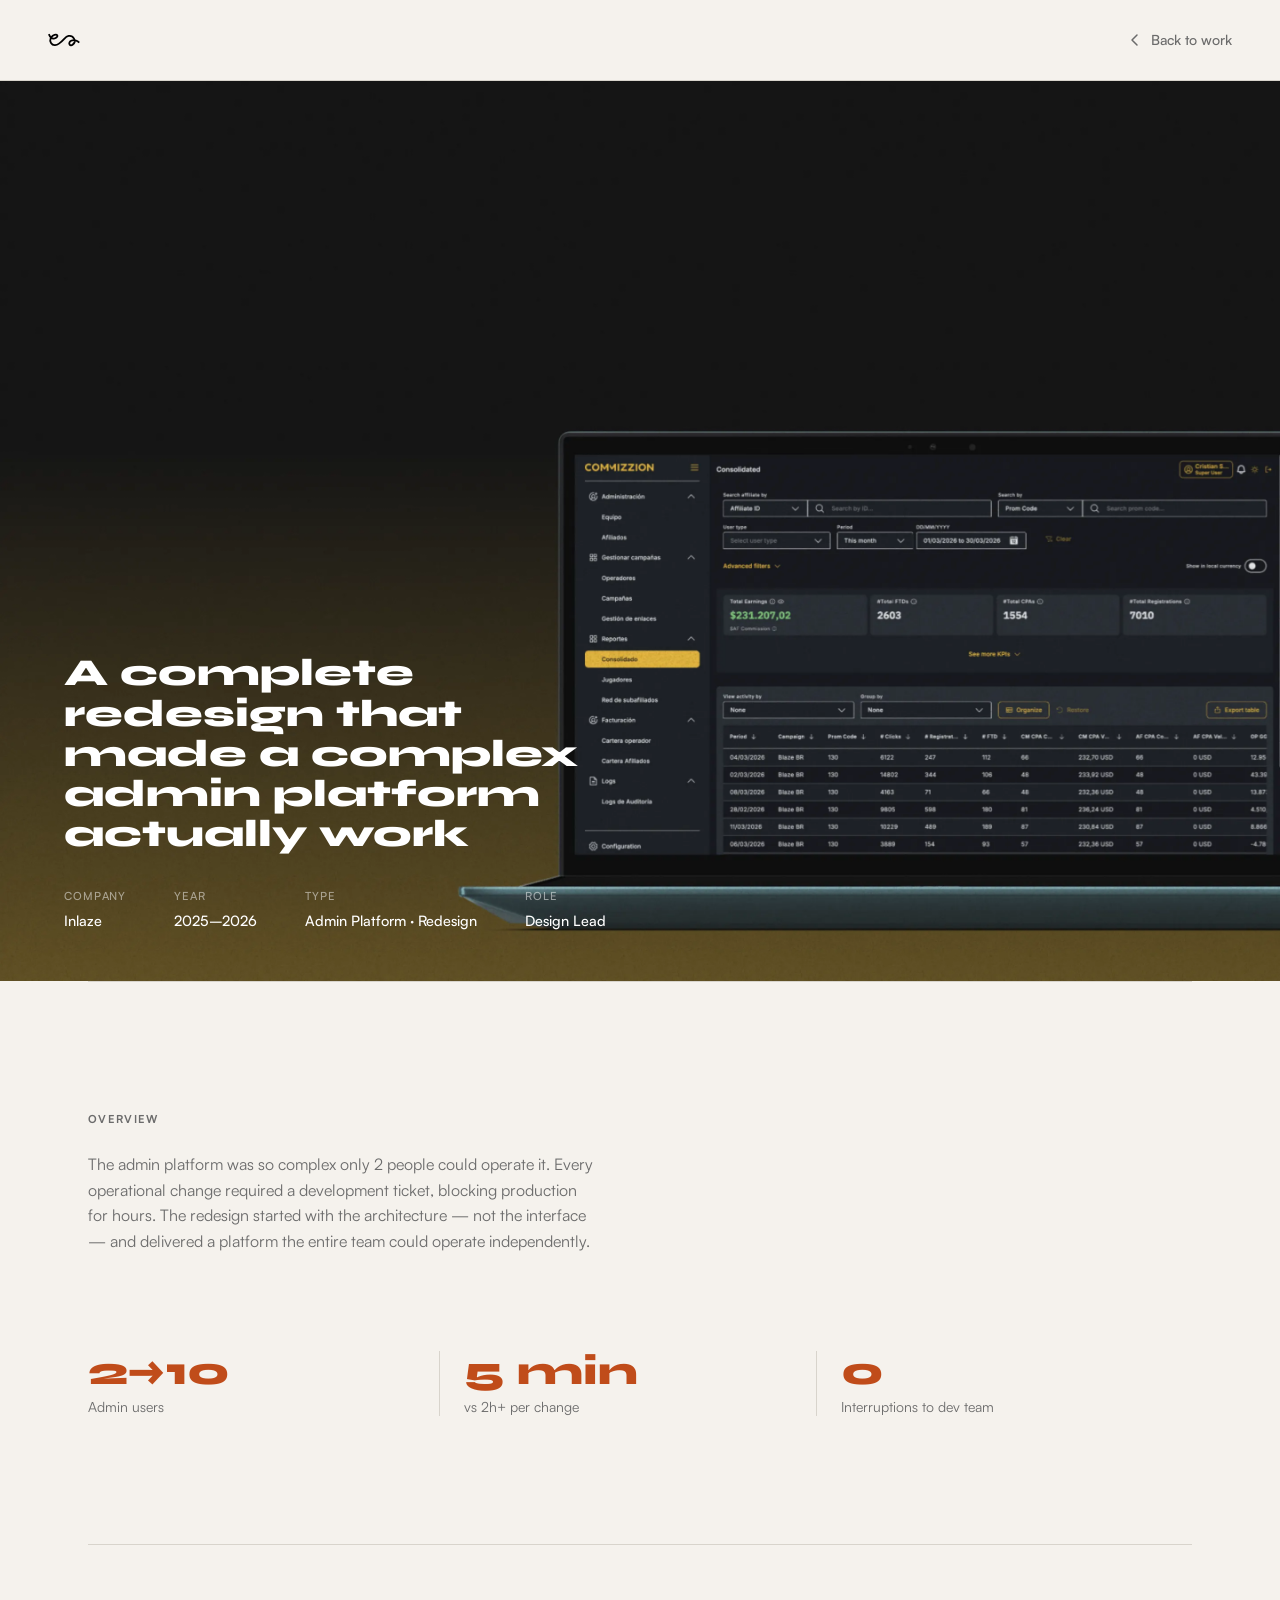
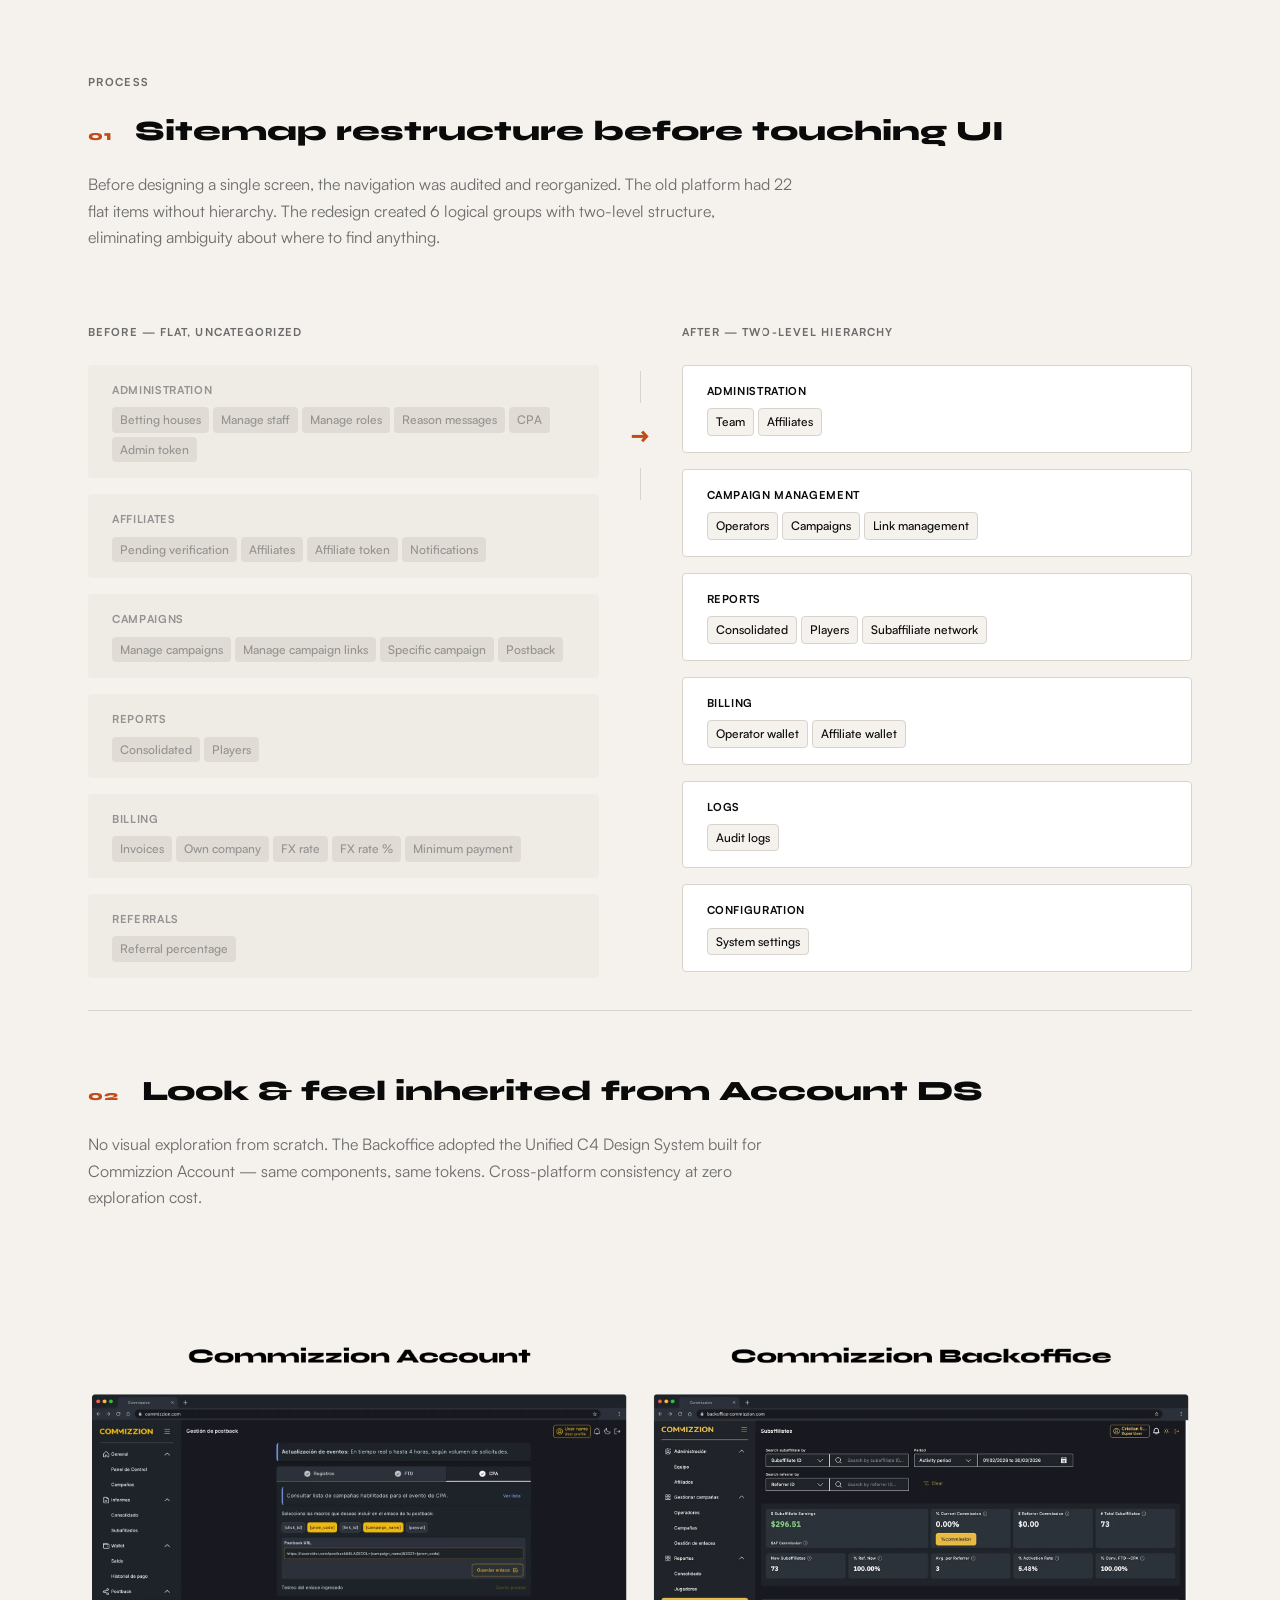
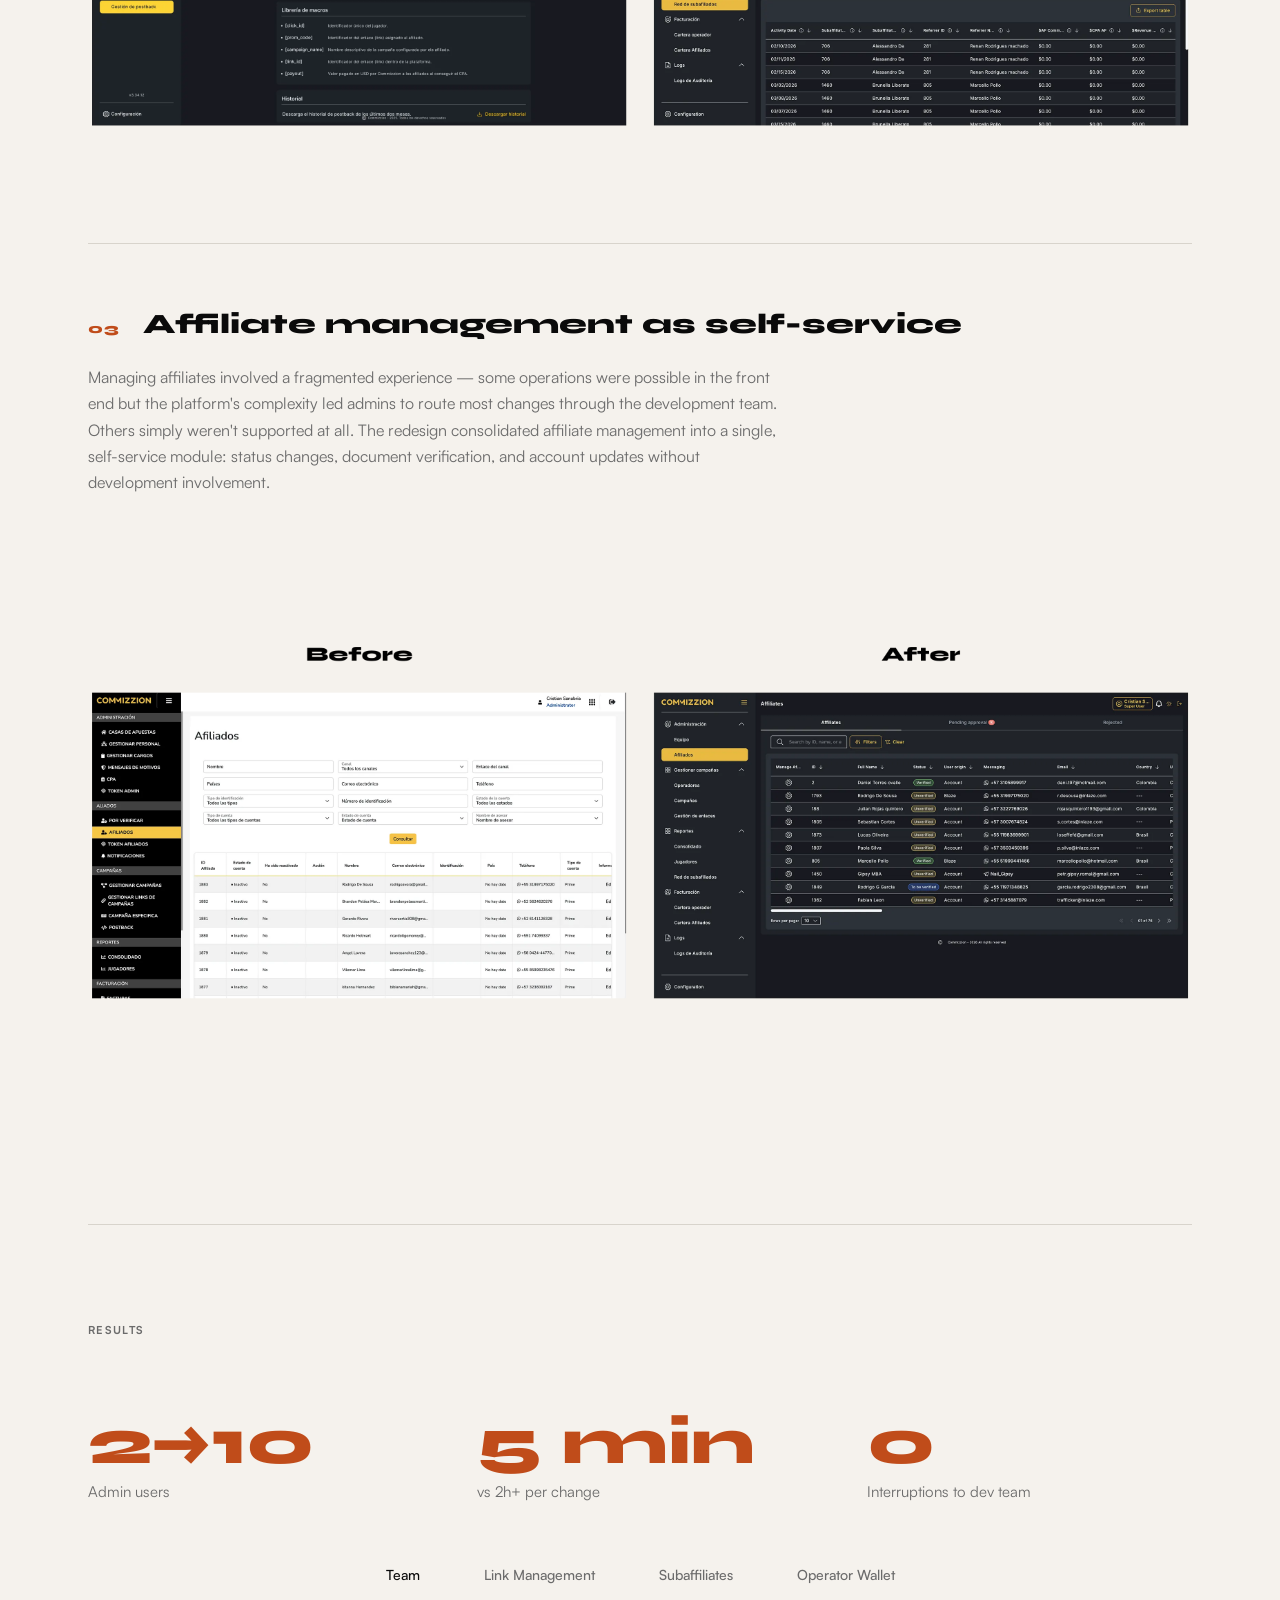
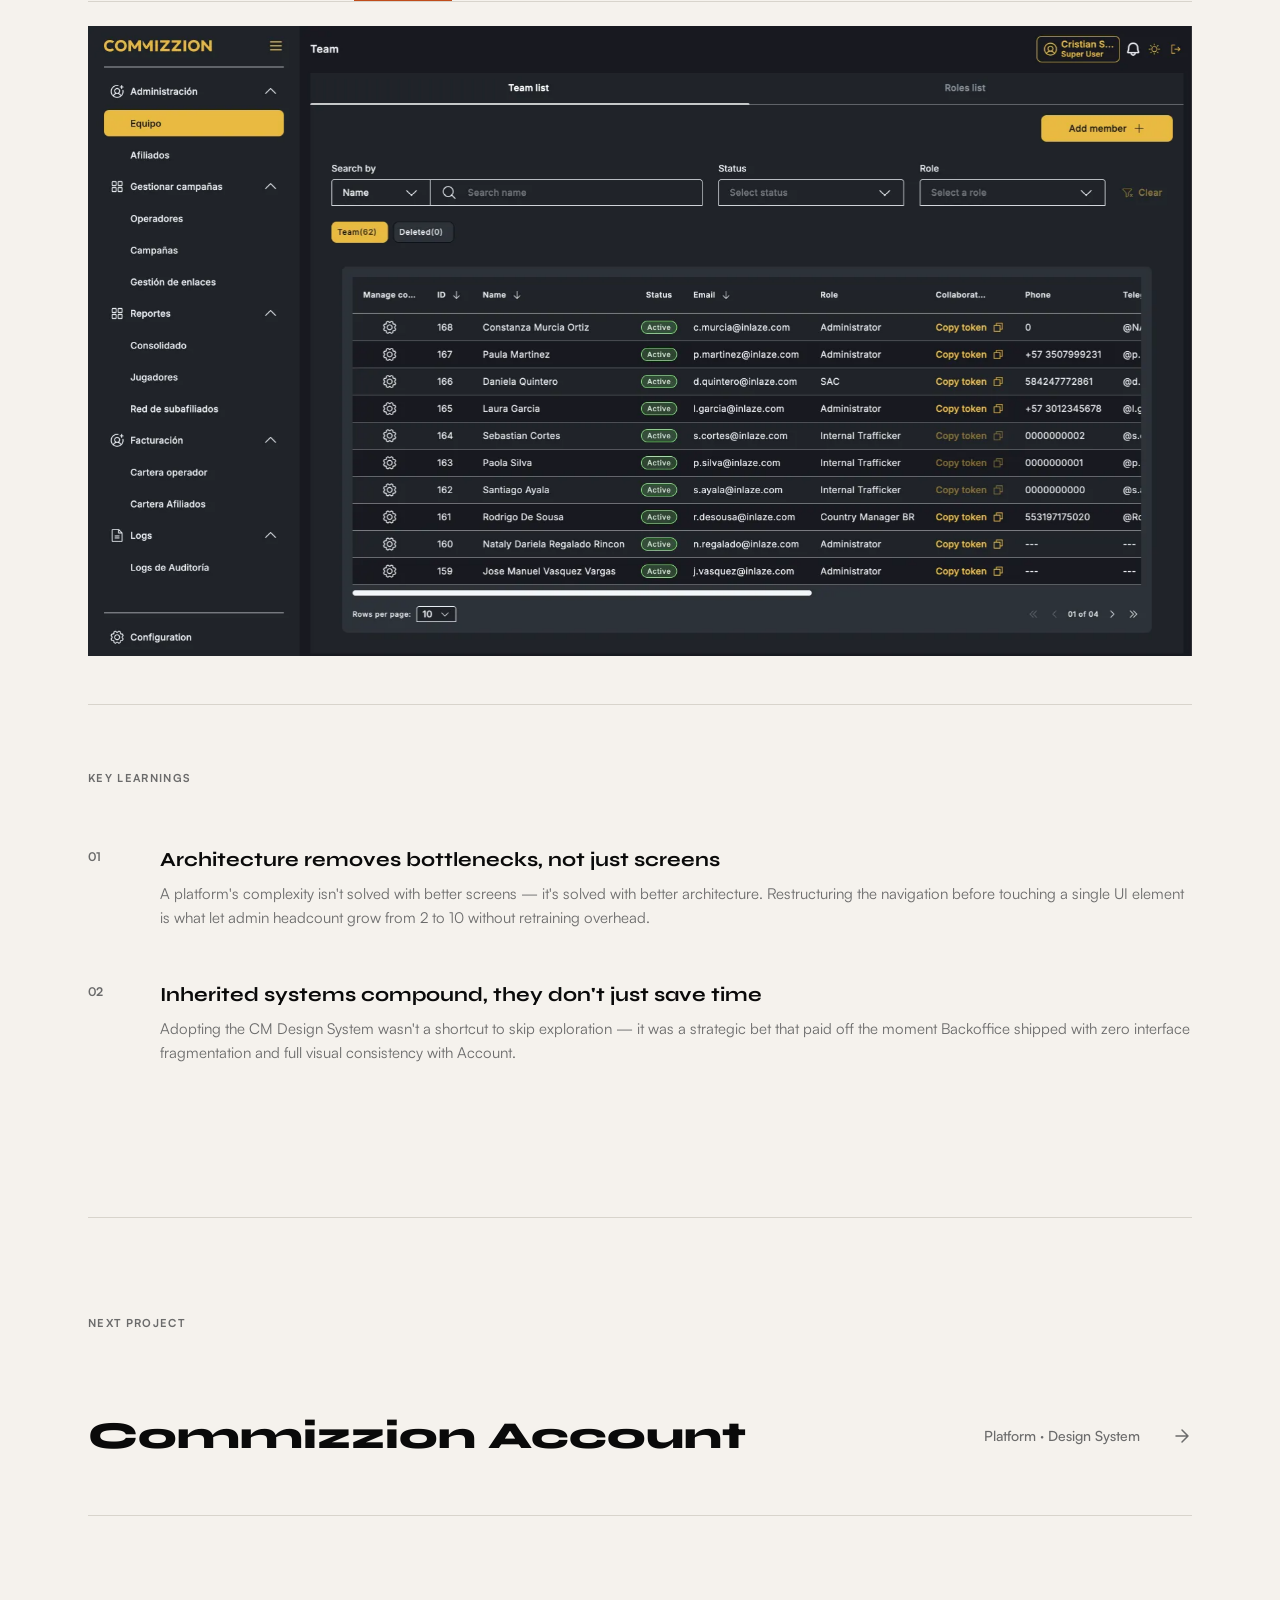
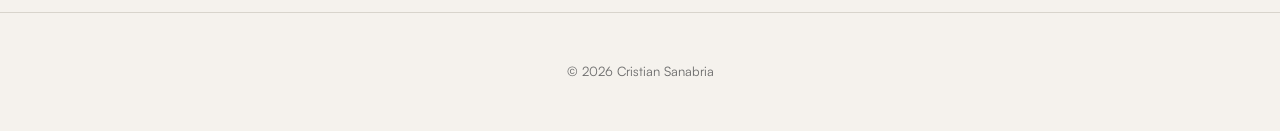
<file: cases/commizzion-backoffice.html>
<!DOCTYPE html>
<html lang="en">
<head>
  <meta charset="UTF-8" />
  <meta name="viewport" content="width=device-width, initial-scale=1.0" />
  <title>Commizzion Backoffice — Cristian Sanabria</title>
  <link rel="icon" type="image/svg+xml" href="../assets/FavIcon_CS_Black.svg" />
  <link rel="stylesheet" href="../styles/main.css" />
  <link rel="stylesheet" href="../styles/case-study.css" />
</head>
<body>

  <!-- HEADER -->
  <header class="cs-header">
    <a href="../index.html" class="cs-logo" aria-label="Back to home">
      <img src="../assets/CS_Vector.svg" alt="Cristian Sanabria" width="32" height="32" />
    </a>
    <a href="../index.html" class="cs-back">
      <svg width="16" height="16" viewBox="0 0 16 16" fill="none" aria-hidden="true">
        <path d="M10 3L5 8L10 13" stroke="currentColor" stroke-width="1.5" stroke-linecap="round" stroke-linejoin="round"/>
      </svg>
      Back to work
    </a>
  </header>

  <!-- COVER -->
  <section class="cs-cover cs-cover--commizzion-bo">
    <img src="../assets/cases/commizzion-bo/commizzion-bo-cover.webp"
         alt="Commizzion Backoffice — cover"
         class="cs-cover-img">
    <div class="cs-cover-content">
      <h1 class="cs-cover-headline">A complete redesign that made a complex admin platform actually work</h1>
      <div class="cs-cover-meta">
        <div class="cs-cover-meta-item">
          <span class="cs-cover-meta-label">Company</span>
          <span class="cs-cover-meta-value">Inlaze</span>
        </div>
        <div class="cs-cover-meta-item">
          <span class="cs-cover-meta-label">Year</span>
          <span class="cs-cover-meta-value">2025–2026</span>
        </div>
        <div class="cs-cover-meta-item">
          <span class="cs-cover-meta-label">Type</span>
          <span class="cs-cover-meta-value">Admin Platform · Redesign</span>
        </div>
        <div class="cs-cover-meta-item">
          <span class="cs-cover-meta-label">Role</span>
          <span class="cs-cover-meta-value">Design Lead</span>
        </div>
      </div>
    </div>
  </section>

  <!-- MAIN -->
  <main class="cs-main">

    <!-- OVERVIEW -->
    <section class="cs-overview">
      <div class="cs-overview__inner">
        <div class="cs-overview__problem">
          <span class="cs-label">Overview</span>
          <p class="cs-overview__text">The admin platform was so complex only 2 people could operate it. Every operational change required a development ticket, blocking production for hours. The redesign started with the architecture — not the interface — and delivered a platform the entire team could operate independently.</p>
        </div>
        <div class="cs-overview__metrics">
          <div class="cs-metric">
            <span class="cs-metric__value">2→10</span>
            <span class="cs-metric__label">Admin users</span>
          </div>
          <div class="cs-metric">
            <span class="cs-metric__value">5 min</span>
            <span class="cs-metric__label">vs 2h+ per change</span>
          </div>
          <div class="cs-metric">
            <span class="cs-metric__value">0</span>
            <span class="cs-metric__label">Interruptions to dev team</span>
          </div>
        </div>
      </div>
    </section>

    <!-- PROCESS -->
    <section class="cs-process">
      <span class="cs-label">Process</span>
      <div class="cs-process__inner">

        <!-- Decision 01 -->
        <div class="cs-decision">
          <div class="cs-decision__header">
            <span class="cs-decision__number">01</span>
            <h2 class="cs-decision__title">Sitemap restructure before touching UI</h2>
          </div>
          <p class="cs-decision__body">Before designing a single screen, the navigation was audited and reorganized. The old platform had 22 flat items without hierarchy. The redesign created 6 logical groups with two-level structure, eliminating ambiguity about where to find anything.</p>

          <div class="cs-decision__image-wrap">
            <div class="cs-sitemap">
              <div class="cs-sitemap__col">
                <span class="cs-sitemap__col-label">Before — flat, uncategorized</span>
                <div class="cs-sitemap__groups">
                  <div class="cs-sitemap__group cs-sitemap__group--before">
                    <span class="cs-sitemap__group-label">Administration</span>
                    <div class="cs-sitemap__items">
                      <span class="cs-sitemap__item cs-sitemap__item--before">Betting houses</span>
                      <span class="cs-sitemap__item cs-sitemap__item--before">Manage staff</span>
                      <span class="cs-sitemap__item cs-sitemap__item--before">Manage roles</span>
                      <span class="cs-sitemap__item cs-sitemap__item--before">Reason messages</span>
                      <span class="cs-sitemap__item cs-sitemap__item--before">CPA</span>
                      <span class="cs-sitemap__item cs-sitemap__item--before">Admin token</span>
                    </div>
                  </div>
                  <div class="cs-sitemap__group cs-sitemap__group--before">
                    <span class="cs-sitemap__group-label">Affiliates</span>
                    <div class="cs-sitemap__items">
                      <span class="cs-sitemap__item cs-sitemap__item--before">Pending verification</span>
                      <span class="cs-sitemap__item cs-sitemap__item--before">Affiliates</span>
                      <span class="cs-sitemap__item cs-sitemap__item--before">Affiliate token</span>
                      <span class="cs-sitemap__item cs-sitemap__item--before">Notifications</span>
                    </div>
                  </div>
                  <div class="cs-sitemap__group cs-sitemap__group--before">
                    <span class="cs-sitemap__group-label">Campaigns</span>
                    <div class="cs-sitemap__items">
                      <span class="cs-sitemap__item cs-sitemap__item--before">Manage campaigns</span>
                      <span class="cs-sitemap__item cs-sitemap__item--before">Manage campaign links</span>
                      <span class="cs-sitemap__item cs-sitemap__item--before">Specific campaign</span>
                      <span class="cs-sitemap__item cs-sitemap__item--before">Postback</span>
                    </div>
                  </div>
                  <div class="cs-sitemap__group cs-sitemap__group--before">
                    <span class="cs-sitemap__group-label">Reports</span>
                    <div class="cs-sitemap__items">
                      <span class="cs-sitemap__item cs-sitemap__item--before">Consolidated</span>
                      <span class="cs-sitemap__item cs-sitemap__item--before">Players</span>
                    </div>
                  </div>
                  <div class="cs-sitemap__group cs-sitemap__group--before">
                    <span class="cs-sitemap__group-label">Billing</span>
                    <div class="cs-sitemap__items">
                      <span class="cs-sitemap__item cs-sitemap__item--before">Invoices</span>
                      <span class="cs-sitemap__item cs-sitemap__item--before">Own company</span>
                      <span class="cs-sitemap__item cs-sitemap__item--before">FX rate</span>
                      <span class="cs-sitemap__item cs-sitemap__item--before">FX rate %</span>
                      <span class="cs-sitemap__item cs-sitemap__item--before">Minimum payment</span>
                    </div>
                  </div>
                  <div class="cs-sitemap__group cs-sitemap__group--before">
                    <span class="cs-sitemap__group-label">Referrals</span>
                    <div class="cs-sitemap__items">
                      <span class="cs-sitemap__item cs-sitemap__item--before">Referral percentage</span>
                    </div>
                  </div>
                </div>
              </div>

              <div class="cs-sitemap__arrow">
                <div class="cs-sitemap__arrow-line"></div>
                <span class="cs-sitemap__arrow-icon">→</span>
                <div class="cs-sitemap__arrow-line"></div>
              </div>

              <div class="cs-sitemap__col">
                <span class="cs-sitemap__col-label">After — two-level hierarchy</span>
                <div class="cs-sitemap__groups">
                  <div class="cs-sitemap__group cs-sitemap__group--after">
                    <span class="cs-sitemap__group-label">Administration</span>
                    <div class="cs-sitemap__items">
                      <span class="cs-sitemap__item cs-sitemap__item--after">Team</span>
                      <span class="cs-sitemap__item cs-sitemap__item--after">Affiliates</span>
                    </div>
                  </div>
                  <div class="cs-sitemap__group cs-sitemap__group--after">
                    <span class="cs-sitemap__group-label">Campaign Management</span>
                    <div class="cs-sitemap__items">
                      <span class="cs-sitemap__item cs-sitemap__item--after">Operators</span>
                      <span class="cs-sitemap__item cs-sitemap__item--after">Campaigns</span>
                      <span class="cs-sitemap__item cs-sitemap__item--after">Link management</span>
                    </div>
                  </div>
                  <div class="cs-sitemap__group cs-sitemap__group--after">
                    <span class="cs-sitemap__group-label">Reports</span>
                    <div class="cs-sitemap__items">
                      <span class="cs-sitemap__item cs-sitemap__item--after">Consolidated</span>
                      <span class="cs-sitemap__item cs-sitemap__item--after">Players</span>
                      <span class="cs-sitemap__item cs-sitemap__item--after">Subaffiliate network</span>
                    </div>
                  </div>
                  <div class="cs-sitemap__group cs-sitemap__group--after">
                    <span class="cs-sitemap__group-label">Billing</span>
                    <div class="cs-sitemap__items">
                      <span class="cs-sitemap__item cs-sitemap__item--after">Operator wallet</span>
                      <span class="cs-sitemap__item cs-sitemap__item--after">Affiliate wallet</span>
                    </div>
                  </div>
                  <div class="cs-sitemap__group cs-sitemap__group--after">
                    <span class="cs-sitemap__group-label">Logs</span>
                    <div class="cs-sitemap__items">
                      <span class="cs-sitemap__item cs-sitemap__item--after">Audit logs</span>
                    </div>
                  </div>
                  <div class="cs-sitemap__group cs-sitemap__group--after">
                    <span class="cs-sitemap__group-label">Configuration</span>
                    <div class="cs-sitemap__items">
                      <span class="cs-sitemap__item cs-sitemap__item--after">System settings</span>
                    </div>
                  </div>
                </div>
              </div>
            </div>
          </div>
        </div>

        <!-- Decision 02 -->
        <div class="cs-decision">
          <div class="cs-decision__header">
            <span class="cs-decision__number">02</span>
            <h2 class="cs-decision__title">Look & feel inherited from Account DS</h2>
          </div>
          <p class="cs-decision__body">No visual exploration from scratch. The Backoffice adopted the Unified C4 Design System built for Commizzion Account — same components, same tokens. Cross-platform consistency at zero exploration cost.</p>
          <div class="cs-decision__image-wrap">
            <img src="../assets/cases/commizzion-bo/commizzion-bo-ds.webp" alt="Commizzion Account and Backoffice sharing the Unified C4 Design System" class="cs-decision__image" loading="lazy" />
          </div>
        </div>

        <!-- Decision 03 -->
        <div class="cs-decision">
          <div class="cs-decision__header">
            <span class="cs-decision__number">03</span>
            <h2 class="cs-decision__title">Affiliate management as self-service</h2>
          </div>
          <p class="cs-decision__body">Managing affiliates involved a fragmented experience — some operations were possible in the front end but the platform's complexity led admins to route most changes through the development team. Others simply weren't supported at all. The redesign consolidated affiliate management into a single, self-service module: status changes, document verification, and account updates without development involvement.</p>
          <div class="cs-decision__image-wrap">
            <img src="../assets/cases/commizzion-bo/commizzion-bo-affiliates-compare.webp" alt="Affiliate management before and after" class="cs-decision__image" loading="lazy" />
          </div>
        </div>

      </div>
    </section>

    <!-- RESULTS -->
    <section class="cs-results">
      <div class="cs-results__inner">
        <span class="cs-label">Results</span>
        <div class="cs-results__metrics">
          <div class="cs-metric cs-metric--large">
            <span class="cs-metric__value">2→10</span>
            <span class="cs-metric__label">Admin users</span>
          </div>
          <div class="cs-metric cs-metric--large">
            <span class="cs-metric__value">5 min</span>
            <span class="cs-metric__label">vs 2h+ per change</span>
          </div>
          <div class="cs-metric cs-metric--large">
            <span class="cs-metric__value">0</span>
            <span class="cs-metric__label">Interruptions to dev team</span>
          </div>
        </div>

        <div class="cs-tabs cs-tabs--no-gradient">
          <div class="cs-tabs__nav" role="tablist">
            <button class="cs-tabs__tab cs-tabs__tab--active" role="tab" data-tab="0">Team</button>
            <button class="cs-tabs__tab" role="tab" data-tab="1">Link Management</button>
            <button class="cs-tabs__tab" role="tab" data-tab="2">Subaffiliates</button>
            <button class="cs-tabs__tab" role="tab" data-tab="3">Operator Wallet</button>
          </div>
          <div class="cs-tabs__content">
            <div class="cs-tabs__panel cs-tabs__panel--active" data-panel="0">
              <img src="../assets/cases/commizzion-bo/commizzion-bo-result-equipo.webp" alt="Equipo full screen" class="cs-tabs__img" loading="lazy" />
            </div>
            <div class="cs-tabs__panel" data-panel="1">
              <img src="../assets/cases/commizzion-bo/commizzion-bo-result-enlaces.webp" alt="Gestión de enlaces full screen" class="cs-tabs__img" loading="lazy" />
            </div>
            <div class="cs-tabs__panel" data-panel="2">
              <img src="../assets/cases/commizzion-bo/commizzion-bo-result-subafiliados.webp" alt="Red de subafiliados full screen" class="cs-tabs__img" loading="lazy" />
            </div>
            <div class="cs-tabs__panel" data-panel="3">
              <img src="../assets/cases/commizzion-bo/commizzion-bo-result-cartera.webp" alt="Cartera operador full screen" class="cs-tabs__img" loading="lazy" />
            </div>
          </div>
        </div>

        <div class="cs-results__learning">
          <span class="cs-label">Key learnings</span>
          <div class="cs-learning-list">
            <div class="cs-learning-item">
              <span class="cs-learning-item__number">01</span>
              <div class="cs-learning-item__content">
                <h3 class="cs-learning-item__title">Architecture removes bottlenecks, not just screens</h3>
                <p class="cs-learning-item__body">A platform's complexity isn't solved with better screens — it's solved with better architecture. Restructuring the navigation before touching a single UI element is what let admin headcount grow from 2 to 10 without retraining overhead.</p>
              </div>
            </div>
            <div class="cs-learning-item">
              <span class="cs-learning-item__number">02</span>
              <div class="cs-learning-item__content">
                <h3 class="cs-learning-item__title">Inherited systems compound, they don't just save time</h3>
                <p class="cs-learning-item__body">Adopting the CM Design System wasn't a shortcut to skip exploration — it was a strategic bet that paid off the moment Backoffice shipped with zero interface fragmentation and full visual consistency with Account.</p>
              </div>
            </div>
          </div>
        </div>
      </div>
    </section>

    <!-- NEXT PROJECT -->
    <nav class="cs-nav-next">
      <span class="cs-label">Next project</span>
      <a href="commizzion-account.html" class="cs-next-link">
        <span class="cs-next-link__title">Commizzion Account</span>
        <span class="cs-next-link__tags">Platform · Design System</span>
        <svg width="20" height="20" viewBox="0 0 20 20" fill="none" aria-hidden="true">
          <path d="M4 10H16M16 10L10 4M16 10L10 16" stroke="currentColor" stroke-width="1.5" stroke-linecap="round" stroke-linejoin="round"/>
        </svg>
      </a>
    </nav>

  </main>

  <footer class="cs-footer">
    <p>© 2026 Cristian Sanabria</p>
  </footer>

  <script>
    const tabs = document.querySelectorAll('.cs-tabs__tab');
    const panels = document.querySelectorAll('.cs-tabs__panel');
    tabs.forEach(tab => {
      tab.addEventListener('click', () => {
        const index = parseInt(tab.dataset.tab);
        tabs.forEach(t => t.classList.remove('cs-tabs__tab--active'));
        panels.forEach(p => p.classList.remove('cs-tabs__panel--active'));
        tab.classList.add('cs-tabs__tab--active');
        panels[index].classList.add('cs-tabs__panel--active');
      });
    });
  </script>

</body>
</html>
</file>
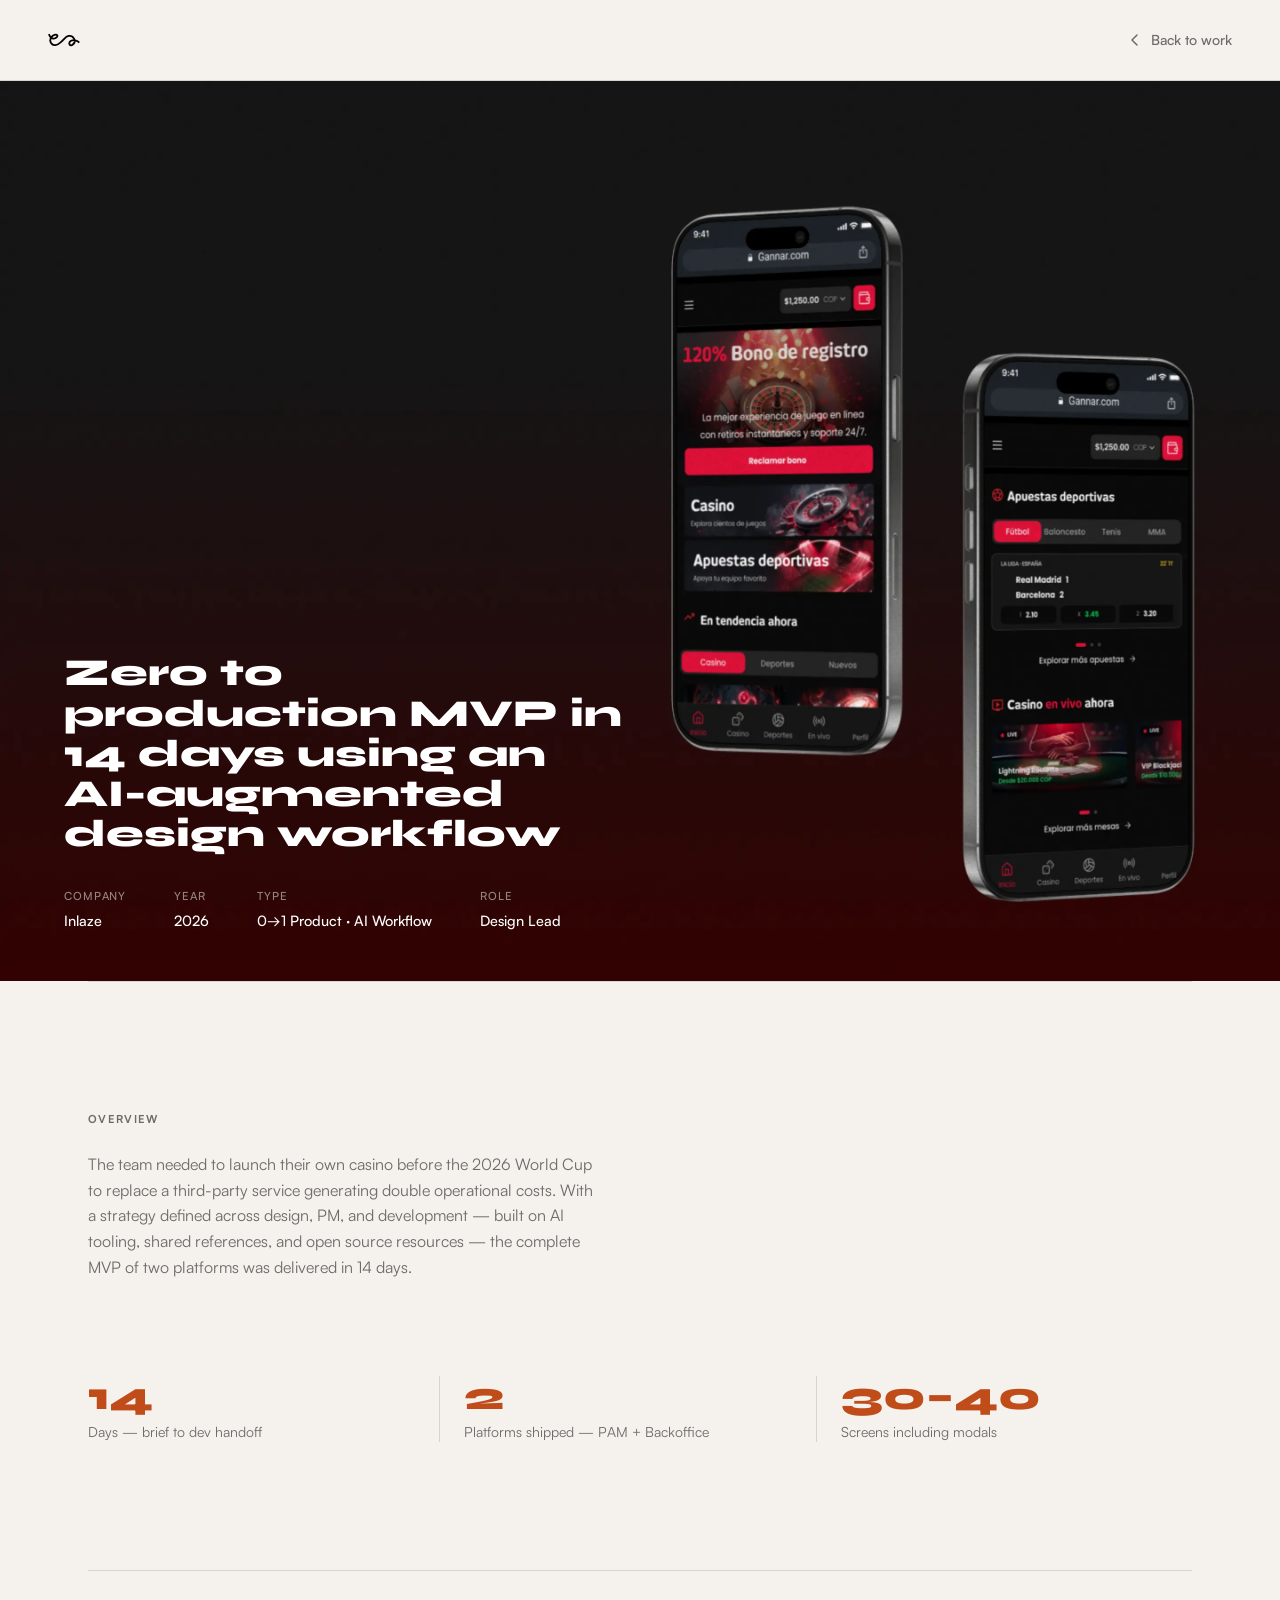
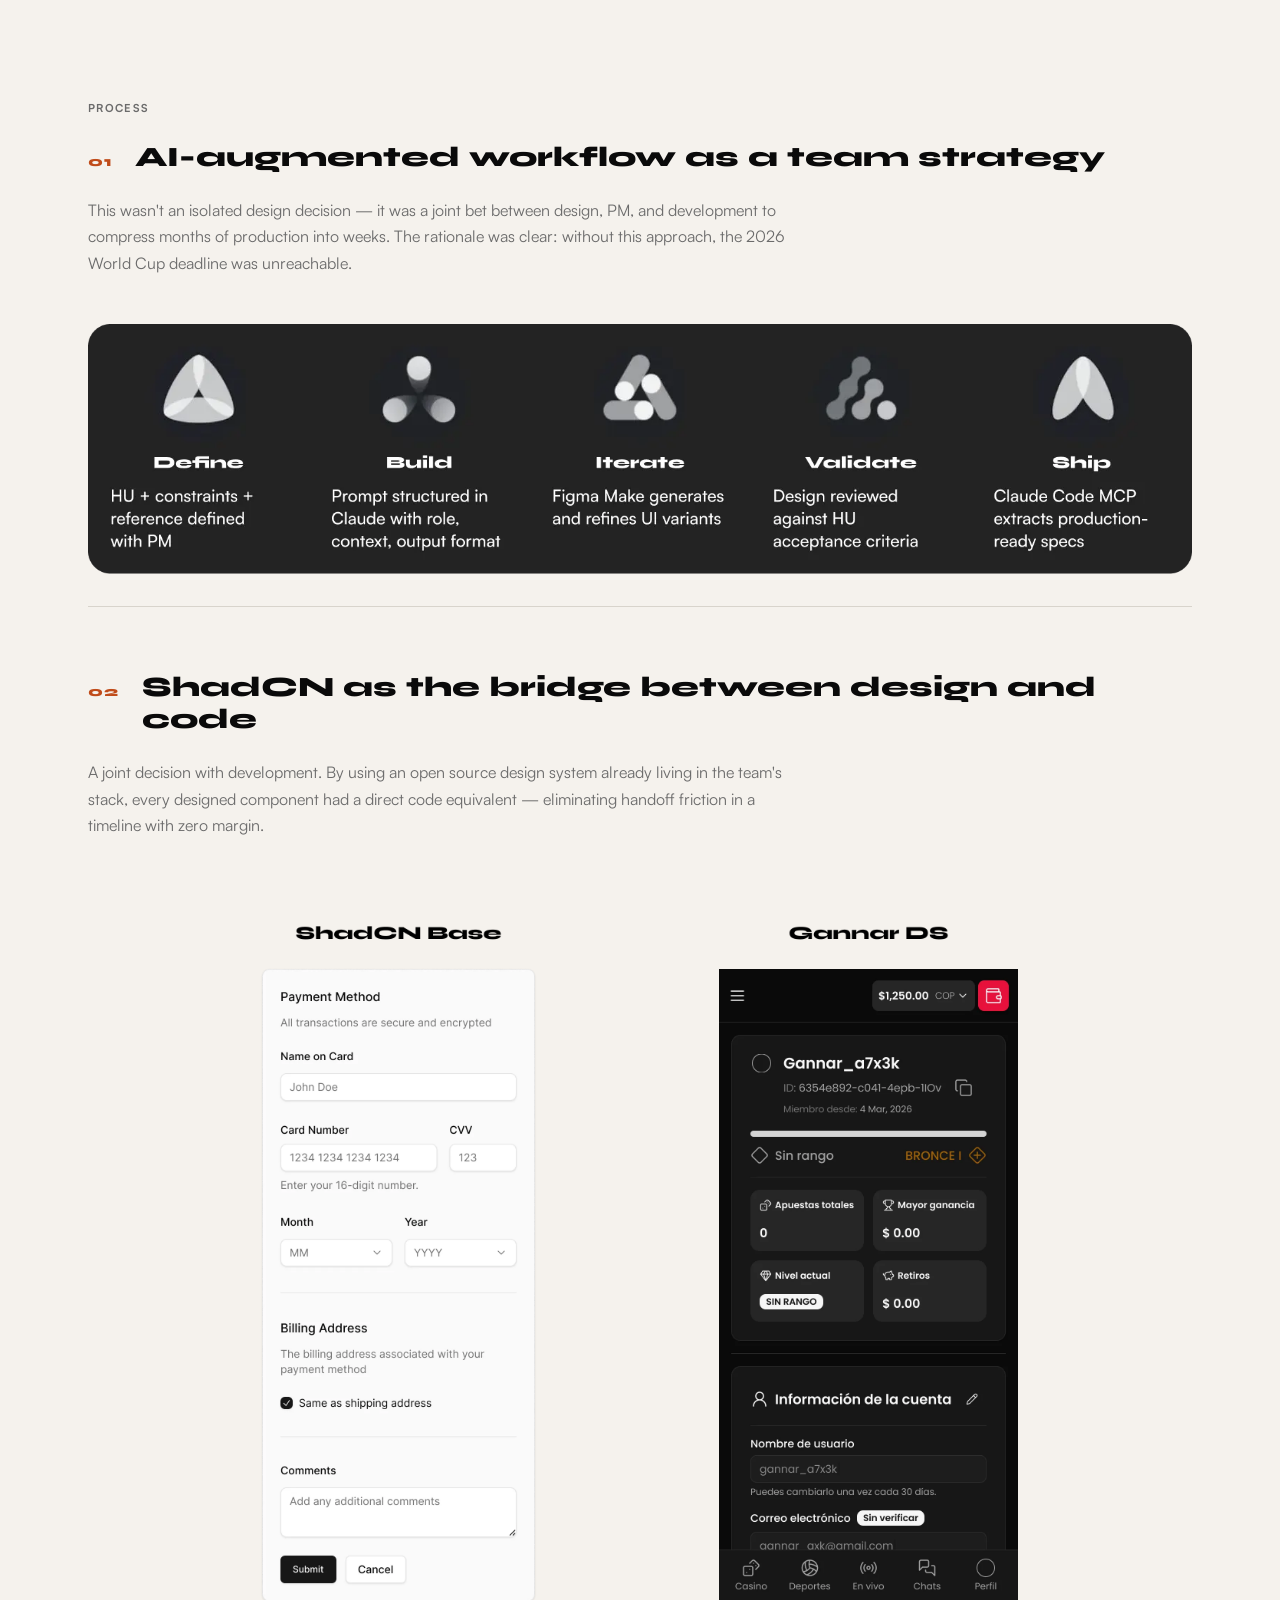
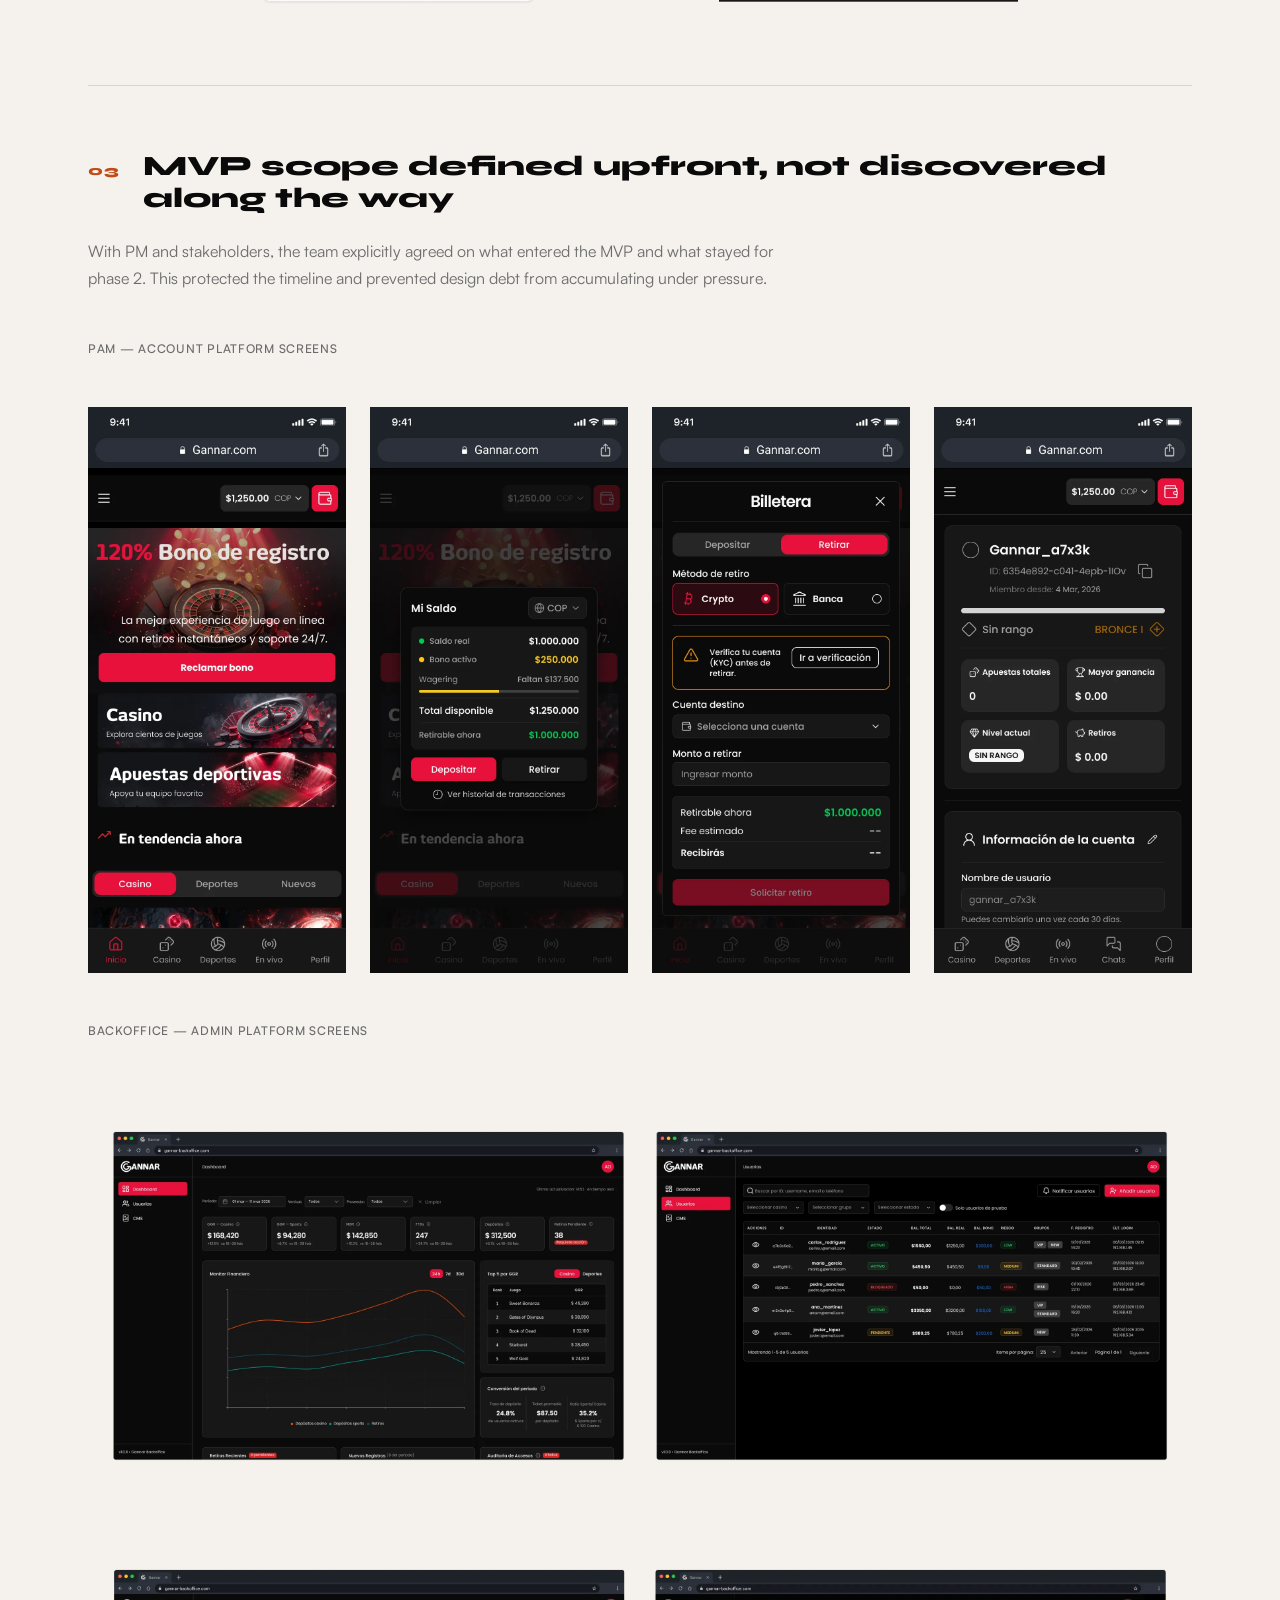
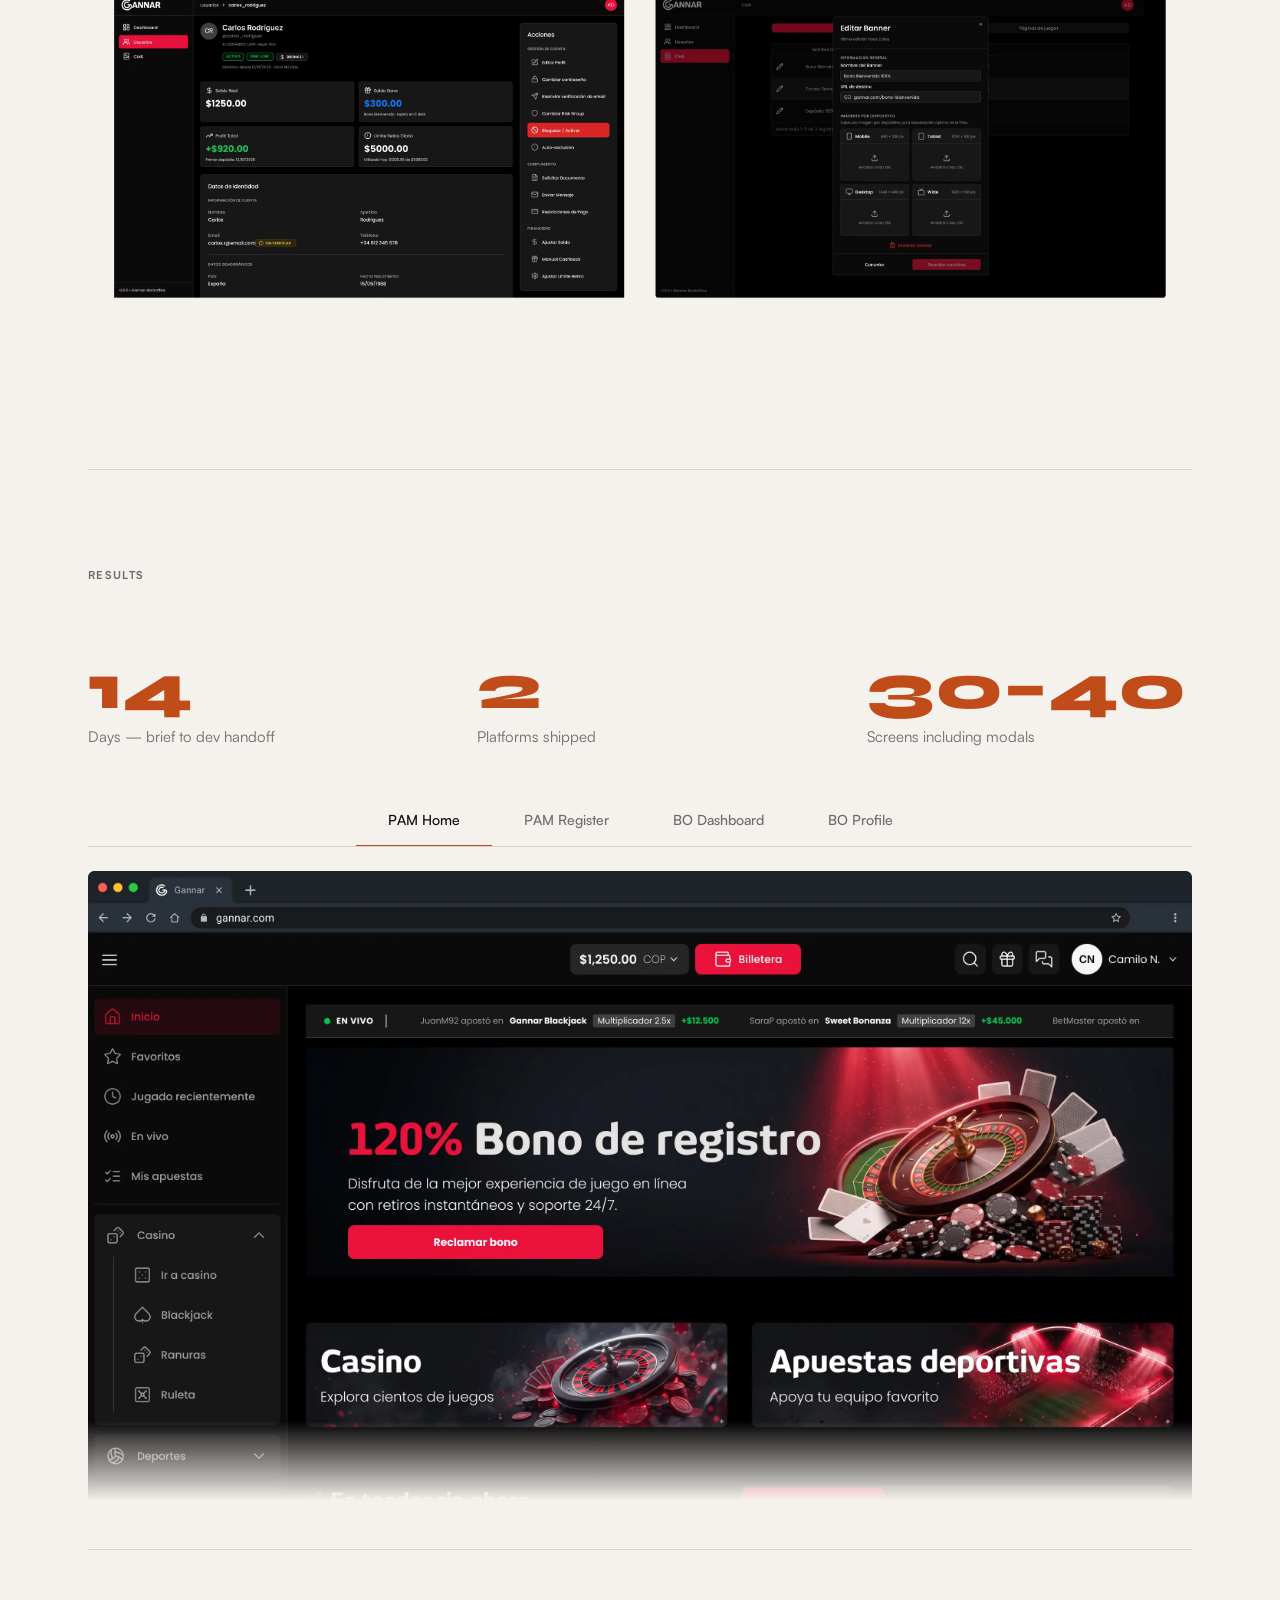
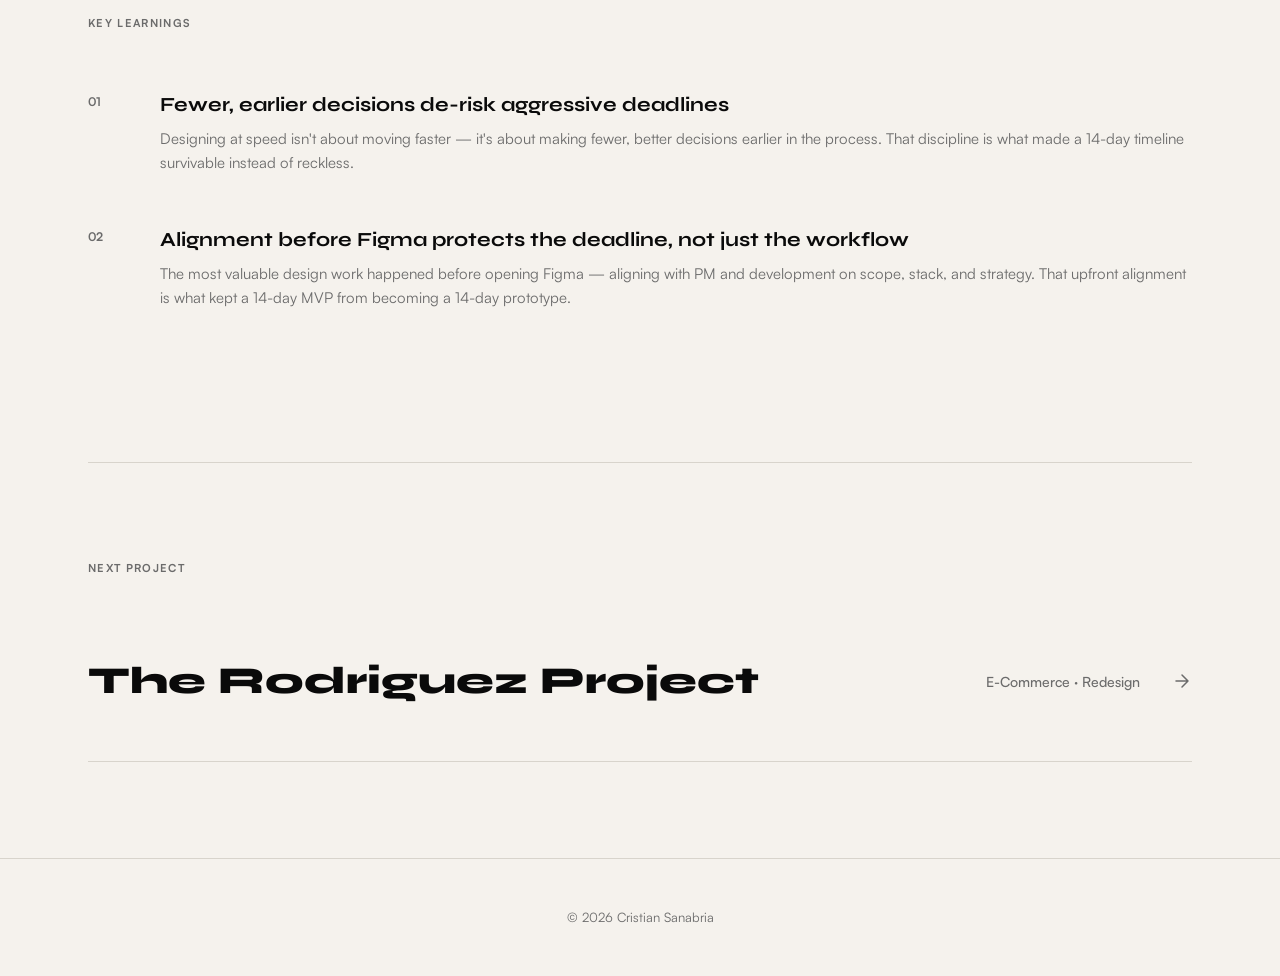
<file: cases/gannar.html>
<!DOCTYPE html>
<html lang="en">
<head>
  <meta charset="UTF-8" />
  <meta name="viewport" content="width=device-width, initial-scale=1.0" />
  <title>Gannar Casino MVP — Cristian Sanabria</title>
  <link rel="icon" type="image/svg+xml" href="../assets/FavIcon_CS_Black.svg" />
  <link rel="stylesheet" href="../styles/main.css" />
  <link rel="stylesheet" href="../styles/case-study.css" />
</head>
<body>

  <!-- HEADER -->
  <header class="cs-header">
    <a href="../index.html" class="cs-logo" aria-label="Back to home">
      <img src="../assets/CS_Vector.svg" alt="Cristian Sanabria" width="32" height="32" />
    </a>
    <a href="../index.html" class="cs-back">
      <svg width="16" height="16" viewBox="0 0 16 16" fill="none" aria-hidden="true">
        <path d="M10 3L5 8L10 13" stroke="currentColor" stroke-width="1.5" stroke-linecap="round" stroke-linejoin="round"/>
      </svg>
      Back to work
    </a>
  </header>

  <!-- COVER -->
  <section class="cs-cover cs-cover--gannar">
    <img src="../assets/cases/gannar/gannar-cover.webp"
         alt="Gannar Casino MVP — cover"
         class="cs-cover-img" style="object-position: 58% center;">
    <div class="cs-cover-content">
      <h1 class="cs-cover-headline">Zero to production MVP in 14 days using an AI-augmented design workflow</h1>
      <div class="cs-cover-meta">
        <div class="cs-cover-meta-item">
          <span class="cs-cover-meta-label">Company</span>
          <span class="cs-cover-meta-value">Inlaze</span>
        </div>
        <div class="cs-cover-meta-item">
          <span class="cs-cover-meta-label">Year</span>
          <span class="cs-cover-meta-value">2026</span>
        </div>
        <div class="cs-cover-meta-item">
          <span class="cs-cover-meta-label">Type</span>
          <span class="cs-cover-meta-value">0→1 Product · AI Workflow</span>
        </div>
        <div class="cs-cover-meta-item">
          <span class="cs-cover-meta-label">Role</span>
          <span class="cs-cover-meta-value">Design Lead</span>
        </div>
      </div>
    </div>
  </section>

  <!-- MAIN -->
  <main class="cs-main">

    <!-- OVERVIEW -->
    <section class="cs-overview">
      <div class="cs-overview__inner">
        <div class="cs-overview__problem">
          <span class="cs-label">Overview</span>
          <p class="cs-overview__text">The team needed to launch their own casino before the 2026 World Cup to replace a third-party service generating double operational costs. With a strategy defined across design, PM, and development — built on AI tooling, shared references, and open source resources — the complete MVP of two platforms was delivered in 14 days.</p>
        </div>
        <div class="cs-overview__metrics">
          <div class="cs-metric">
            <span class="cs-metric__value">14</span>
            <span class="cs-metric__label">Days — brief to dev handoff</span>
          </div>
          <div class="cs-metric">
            <span class="cs-metric__value">2</span>
            <span class="cs-metric__label">Platforms shipped — PAM + Backoffice</span>
          </div>
          <div class="cs-metric">
            <span class="cs-metric__value">30–40</span>
            <span class="cs-metric__label">Screens including modals</span>
          </div>
        </div>
      </div>
    </section>

    <!-- PROCESS -->
    <section class="cs-process">
      <span class="cs-label">Process</span>
      <div class="cs-process__inner">

        <!-- Decision 01 -->
        <div class="cs-decision">
          <div class="cs-decision__header">
            <span class="cs-decision__number">01</span>
            <h2 class="cs-decision__title">AI-augmented workflow as a team strategy</h2>
          </div>
          <p class="cs-decision__body">This wasn't an isolated design decision — it was a joint bet between design, PM, and development to compress months of production into weeks. The rationale was clear: without this approach, the 2026 World Cup deadline was unreachable.</p>
          <div class="cs-decision__image-wrap">
            <img src="../assets/cases/gannar/gannar-workflow-desktop.webp" alt="AI workflow diagram" class="cs-decision__image cs-workflow--desktop" loading="lazy" />
            <img src="../assets/cases/gannar/gannar-workflow-mobile.webp" alt="AI workflow diagram" class="cs-decision__image cs-workflow--mobile" loading="lazy" />
          </div>
        </div>

        <!-- Decision 02 -->
        <div class="cs-decision">
          <div class="cs-decision__header">
            <span class="cs-decision__number">02</span>
            <h2 class="cs-decision__title">ShadCN as the bridge between design and code</h2>
          </div>
          <p class="cs-decision__body">A joint decision with development. By using an open source design system already living in the team's stack, every designed component had a direct code equivalent — eliminating handoff friction in a timeline with zero margin.</p>
          <div class="cs-decision__image-wrap">
            <img src="../assets/cases/gannar/gannar-ds.webp" alt="ShadCN to Gannar DS comparison" class="cs-decision__image cs-decision__image--ds" loading="lazy" />
          </div>
        </div>

        <!-- Decision 03 -->
        <div class="cs-decision">
          <div class="cs-decision__header">
            <span class="cs-decision__number">03</span>
            <h2 class="cs-decision__title">MVP scope defined upfront, not discovered along the way</h2>
          </div>
          <p class="cs-decision__body">With PM and stakeholders, the team explicitly agreed on what entered the MVP and what stayed for phase 2. This protected the timeline and prevented design debt from accumulating under pressure.</p>
          <div class="cs-decision__image-wrap">
            <span class="cs-caption">PAM — Account platform screens</span>
            <div class="cs-carousel" id="pam-carousel">
              <div class="cs-carousel__track" id="pam-track">
                <div class="cs-carousel__slide">
                  <img src="../assets/cases/gannar/gannar-pam-01.webp" alt="PAM Home Casino" class="cs-carousel__img" loading="lazy" />
                </div>
                <div class="cs-carousel__slide">
                  <img src="../assets/cases/gannar/gannar-pam-02.webp" alt="PAM Wallet 1" class="cs-carousel__img" loading="lazy" />
                </div>
                <div class="cs-carousel__slide">
                  <img src="../assets/cases/gannar/gannar-pam-03.webp" alt="PAM Wallet 2" class="cs-carousel__img" loading="lazy" />
                </div>
                <div class="cs-carousel__slide">
                  <img src="../assets/cases/gannar/gannar-pam-04.webp" alt="PAM User Profile" class="cs-carousel__img" loading="lazy" />
                </div>
              </div>
              <div class="cs-carousel__dots" id="pam-dots">
                <button class="cs-carousel__dot cs-carousel__dot--active" data-index="0" aria-label="Slide 1"></button>
                <button class="cs-carousel__dot" data-index="1" aria-label="Slide 2"></button>
                <button class="cs-carousel__dot" data-index="2" aria-label="Slide 3"></button>
                <button class="cs-carousel__dot" data-index="3" aria-label="Slide 4"></button>
              </div>
            </div>
          </div>
          <div class="cs-decision__image-wrap">
            <span class="cs-caption">Backoffice — Admin platform screens</span>
            <div class="cs-process__images">
              <img src="../assets/cases/gannar/gannar-backoffice-01.webp" alt="Backoffice Dashboard and User List" class="cs-process__img" loading="lazy" />
              <img src="../assets/cases/gannar/gannar-backoffice-02.webp" alt="Backoffice User Profile and CMS" class="cs-process__img" loading="lazy" />
            </div>
          </div>
        </div>

      </div>
    </section>

    <!-- RESULTS -->
    <section class="cs-results">
      <div class="cs-results__inner">
        <span class="cs-label">Results</span>
        <div class="cs-results__metrics">
          <div class="cs-metric cs-metric--large">
            <span class="cs-metric__value">14</span>
            <span class="cs-metric__label">Days — brief to dev handoff</span>
          </div>
          <div class="cs-metric cs-metric--large">
            <span class="cs-metric__value">2</span>
            <span class="cs-metric__label">Platforms shipped</span>
          </div>
          <div class="cs-metric cs-metric--large">
            <span class="cs-metric__value">30–40</span>
            <span class="cs-metric__label">Screens including modals</span>
          </div>
        </div>
        <div class="cs-tabs">
          <div class="cs-tabs__nav" role="tablist">
            <button class="cs-tabs__tab cs-tabs__tab--active" role="tab" data-tab="0">PAM Home</button>
            <button class="cs-tabs__tab" role="tab" data-tab="1">PAM Register</button>
            <button class="cs-tabs__tab" role="tab" data-tab="2">BO Dashboard</button>
            <button class="cs-tabs__tab" role="tab" data-tab="3">BO Profile</button>
          </div>
          <div class="cs-tabs__content">
            <div class="cs-tabs__panel cs-tabs__panel--active" data-panel="0">
              <img src="../assets/cases/gannar/gannar-result-desktop.webp" alt="PAM Home full screen" class="cs-tabs__img" loading="lazy" />
            </div>
            <div class="cs-tabs__panel" data-panel="1">
              <img src="../assets/cases/gannar/gannar-result-register.webp" alt="PAM Register full screen" class="cs-tabs__img" loading="lazy" />
            </div>
            <div class="cs-tabs__panel" data-panel="2">
              <img src="../assets/cases/gannar/gannar-result-dashboard.webp" alt="Backoffice Dashboard full screen" class="cs-tabs__img" loading="lazy" />
            </div>
            <div class="cs-tabs__panel" data-panel="3">
              <img src="../assets/cases/gannar/gannar-result-userprofile.webp" alt="Backoffice User Profile full screen" class="cs-tabs__img" loading="lazy" />
            </div>
          </div>
        </div>
        <div class="cs-results__learning">
          <span class="cs-label">Key learnings</span>
          <div class="cs-learning-list">
            <div class="cs-learning-item">
              <span class="cs-learning-item__number">01</span>
              <div class="cs-learning-item__content">
                <h3 class="cs-learning-item__title">Fewer, earlier decisions de-risk aggressive deadlines</h3>
                <p class="cs-learning-item__body">Designing at speed isn't about moving faster — it's about making fewer, better decisions earlier in the process. That discipline is what made a 14-day timeline survivable instead of reckless.</p>
              </div>
            </div>
            <div class="cs-learning-item">
              <span class="cs-learning-item__number">02</span>
              <div class="cs-learning-item__content">
                <h3 class="cs-learning-item__title">Alignment before Figma protects the deadline, not just the workflow</h3>
                <p class="cs-learning-item__body">The most valuable design work happened before opening Figma — aligning with PM and development on scope, stack, and strategy. That upfront alignment is what kept a 14-day MVP from becoming a 14-day prototype.</p>
              </div>
            </div>
          </div>
        </div>
      </div>
    </section>

    <!-- NEXT PROJECT -->
    <nav class="cs-nav-next">
      <span class="cs-label">Next project</span>
      <a href="rodriguez.html" class="cs-next-link">
        <span class="cs-next-link__title">The Rodriguez Project</span>
        <span class="cs-next-link__tags">E-Commerce · Redesign</span>
        <svg width="20" height="20" viewBox="0 0 20 20" fill="none" aria-hidden="true">
          <path d="M4 10H16M16 10L10 4M16 10L10 16" stroke="currentColor" stroke-width="1.5" stroke-linecap="round" stroke-linejoin="round"/>
        </svg>
      </a>
    </nav>

  </main>

  <footer class="cs-footer">
    <p>© 2026 Cristian Sanabria</p>
  </footer>

  <script>
    const track = document.getElementById('pam-track');
    const dots = document.querySelectorAll('.cs-carousel__dot');
    let current = 0;
    let startX = 0;

    function goToSlide(index) {
      current = index;
      track.style.transform = 'translateX(-' + (index * 100) + '%)';
      dots.forEach((dot, i) => dot.classList.toggle('cs-carousel__dot--active', i === index));
    }

    dots.forEach(dot => dot.addEventListener('click', () => goToSlide(parseInt(dot.dataset.index))));

    track.addEventListener('touchstart', e => {
      startX = e.changedTouches[0].clientX;
    });

    track.addEventListener('touchend', e => {
      const diff = startX - e.changedTouches[0].clientX;
      if (diff > 40) goToSlide(Math.min(current + 1, 3));
      if (diff < -40) goToSlide(Math.max(current - 1, 0));
    });

    const tabs = document.querySelectorAll('.cs-tabs__tab');
    const panels = document.querySelectorAll('.cs-tabs__panel');
    tabs.forEach(tab => {
      tab.addEventListener('click', () => {
        const index = parseInt(tab.dataset.tab);
        tabs.forEach(t => t.classList.remove('cs-tabs__tab--active'));
        panels.forEach(p => p.classList.remove('cs-tabs__panel--active'));
        tab.classList.add('cs-tabs__tab--active');
        panels[index].classList.add('cs-tabs__panel--active');
      });
    });
  </script>

</body>
</html>
</file>
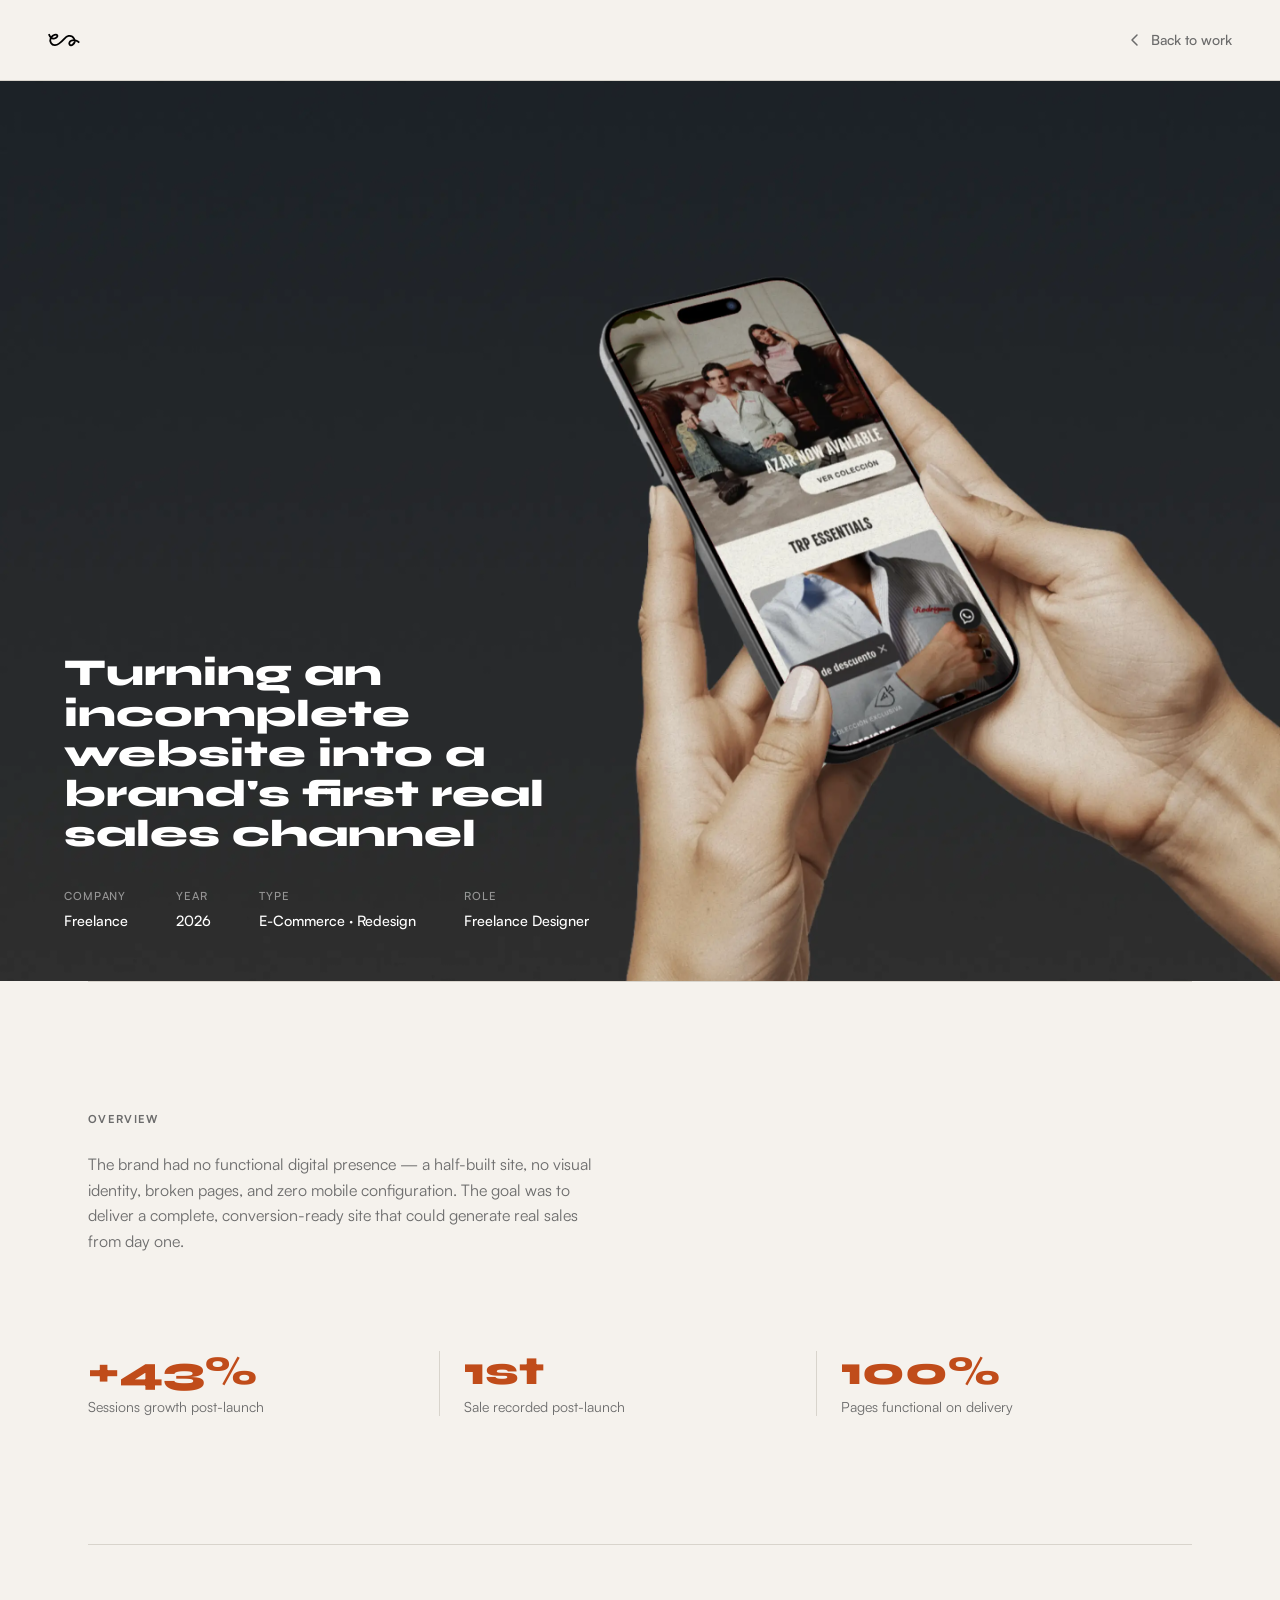
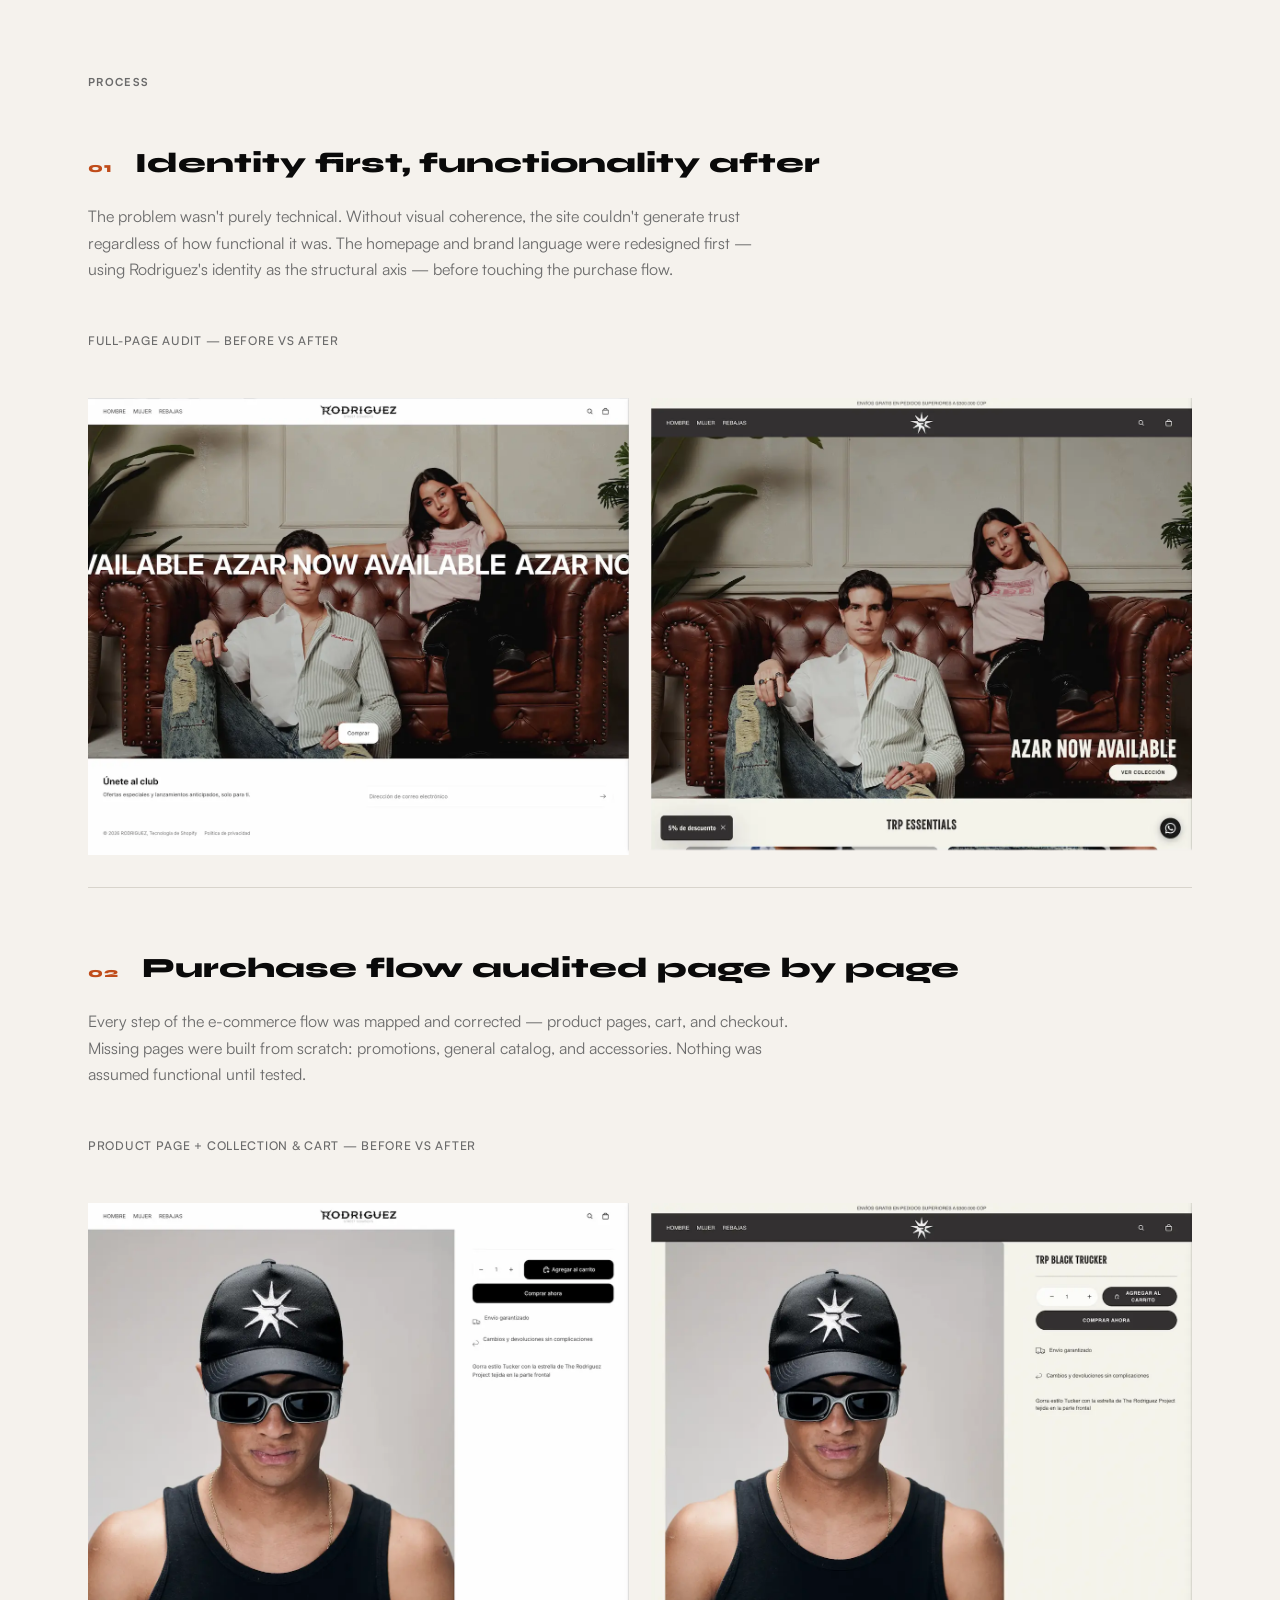
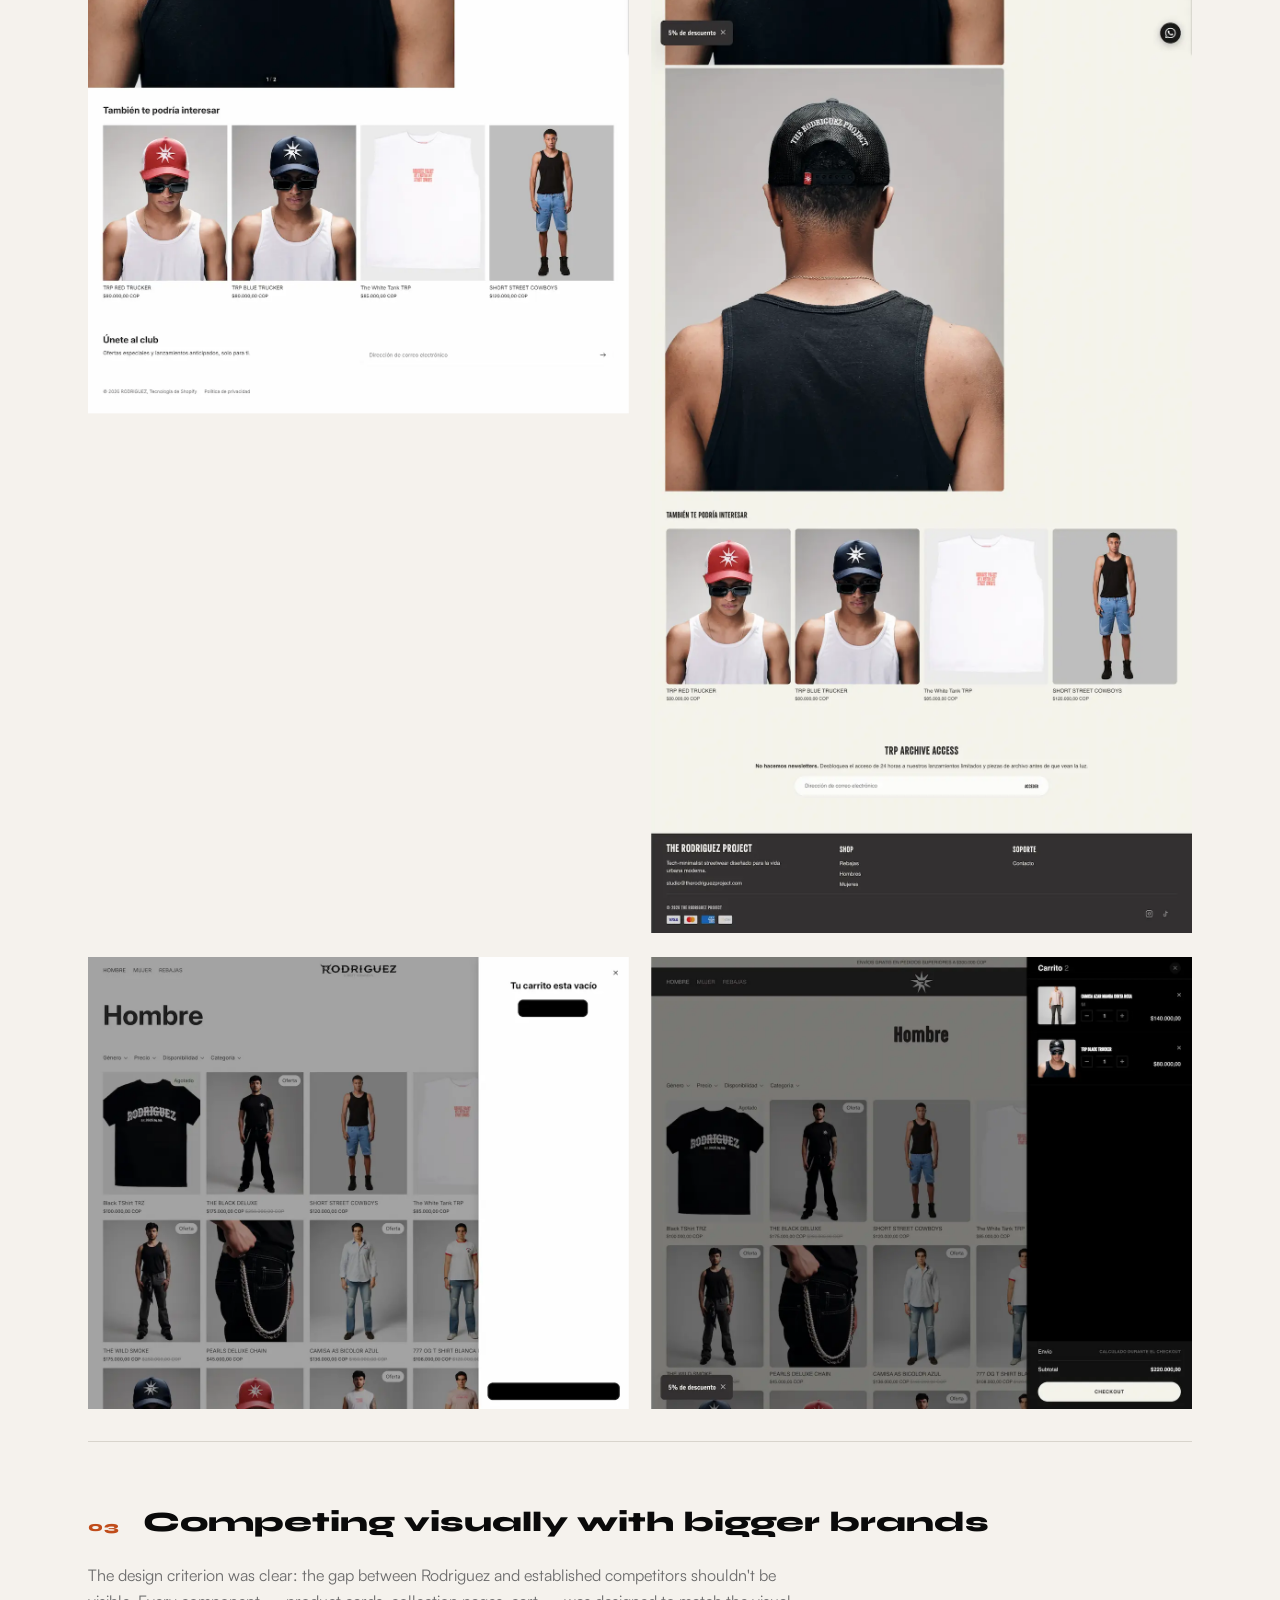
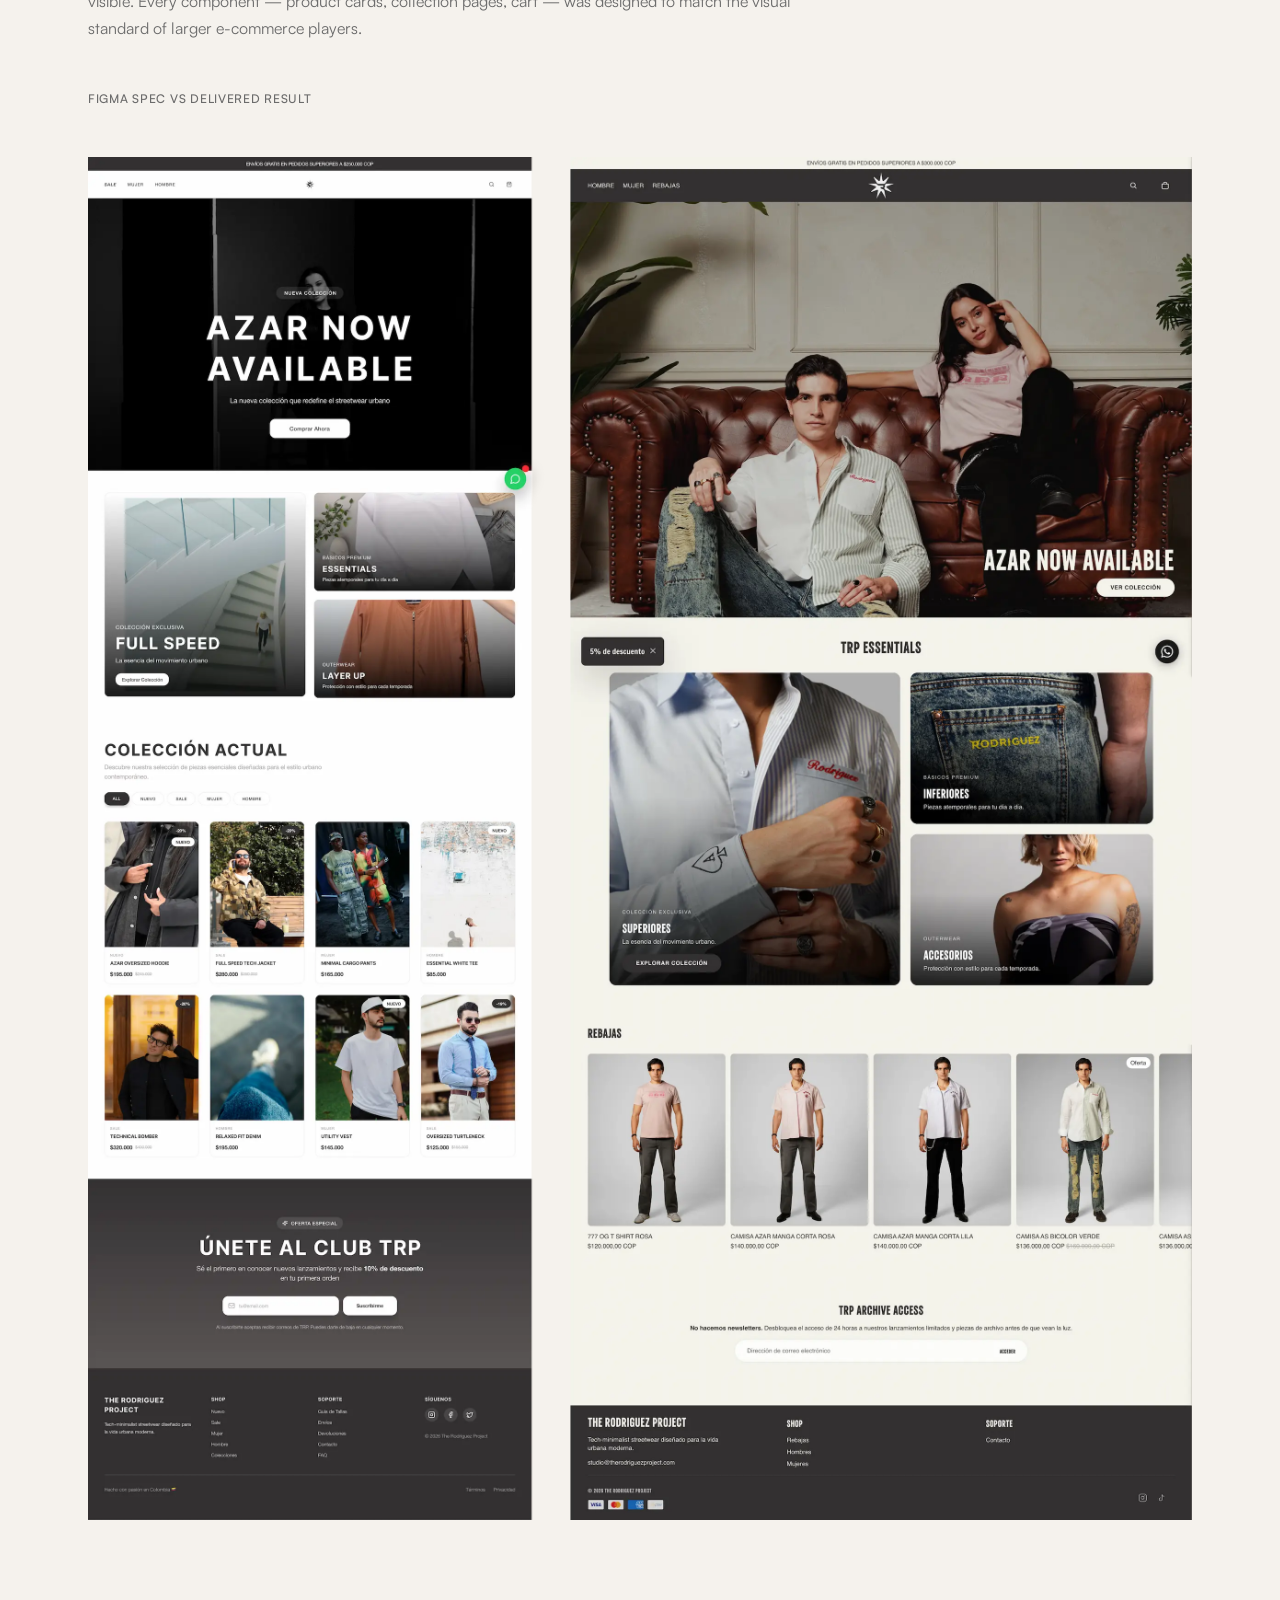
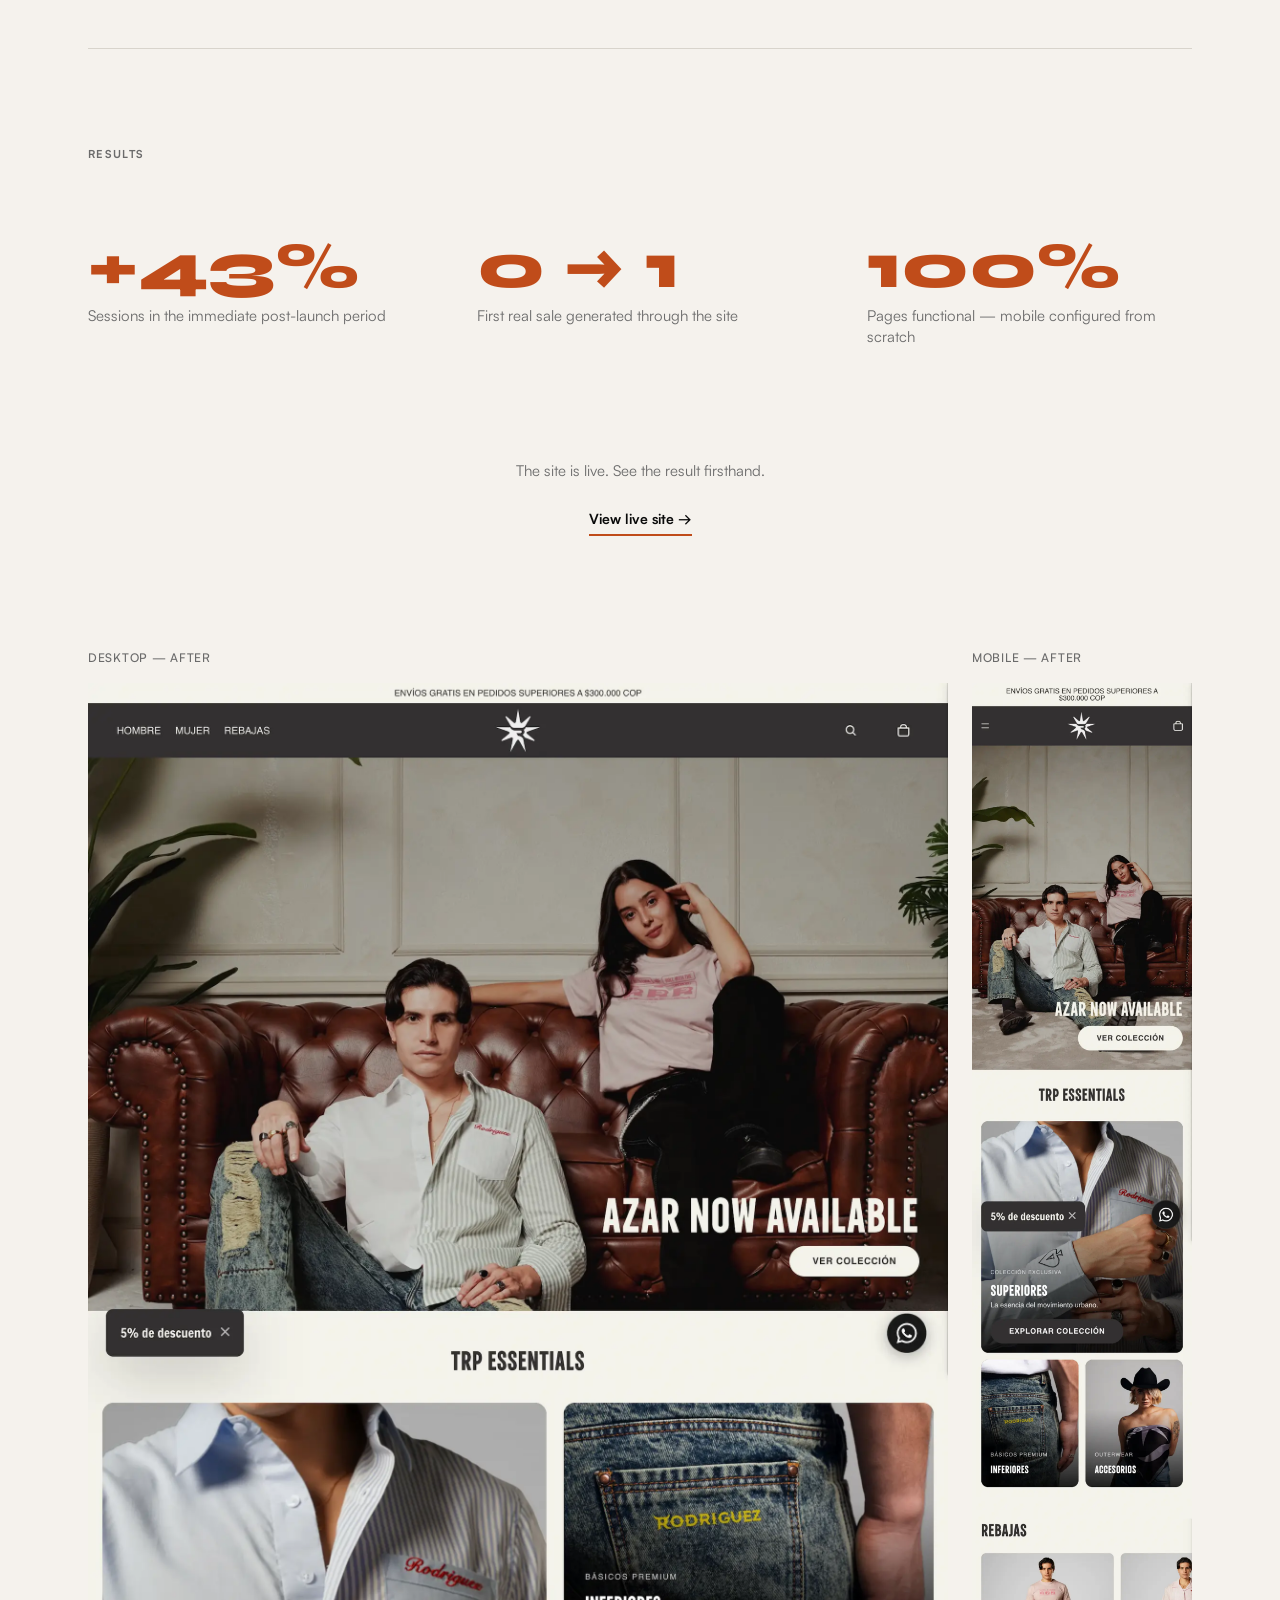
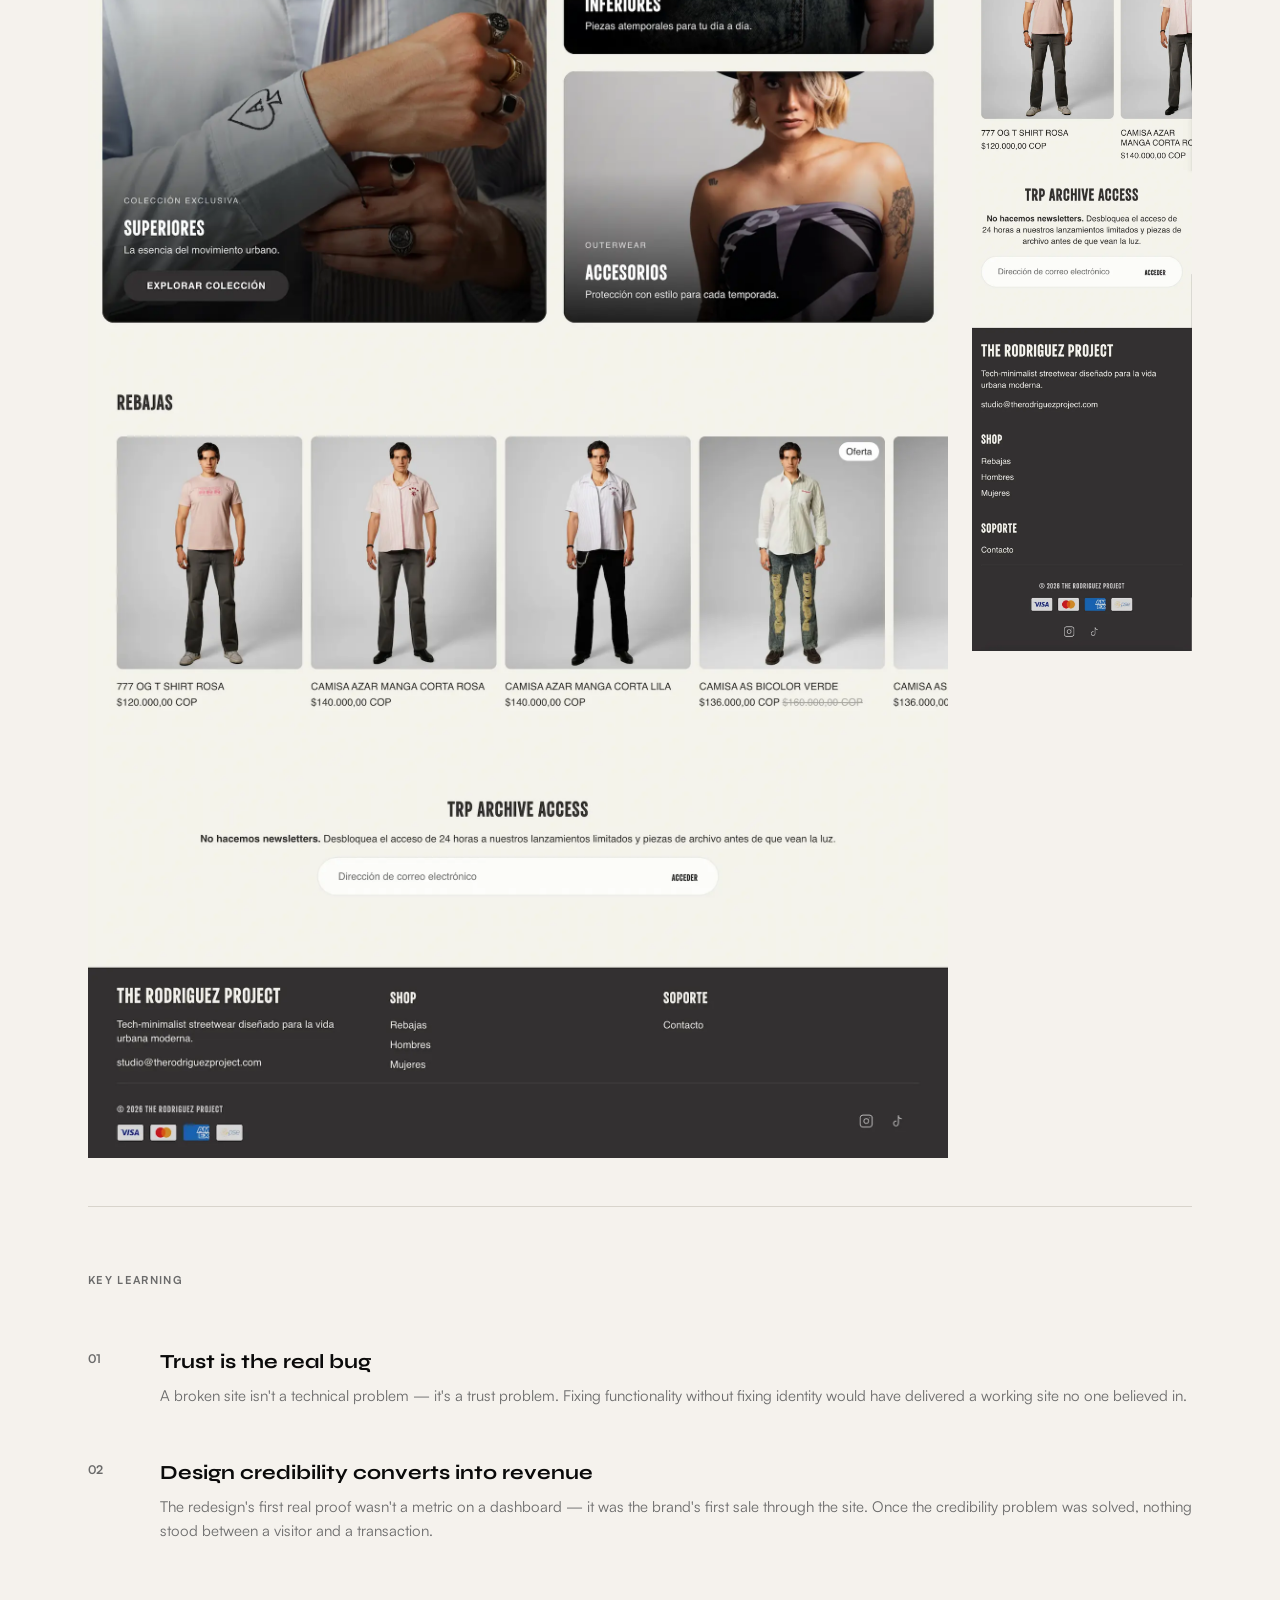
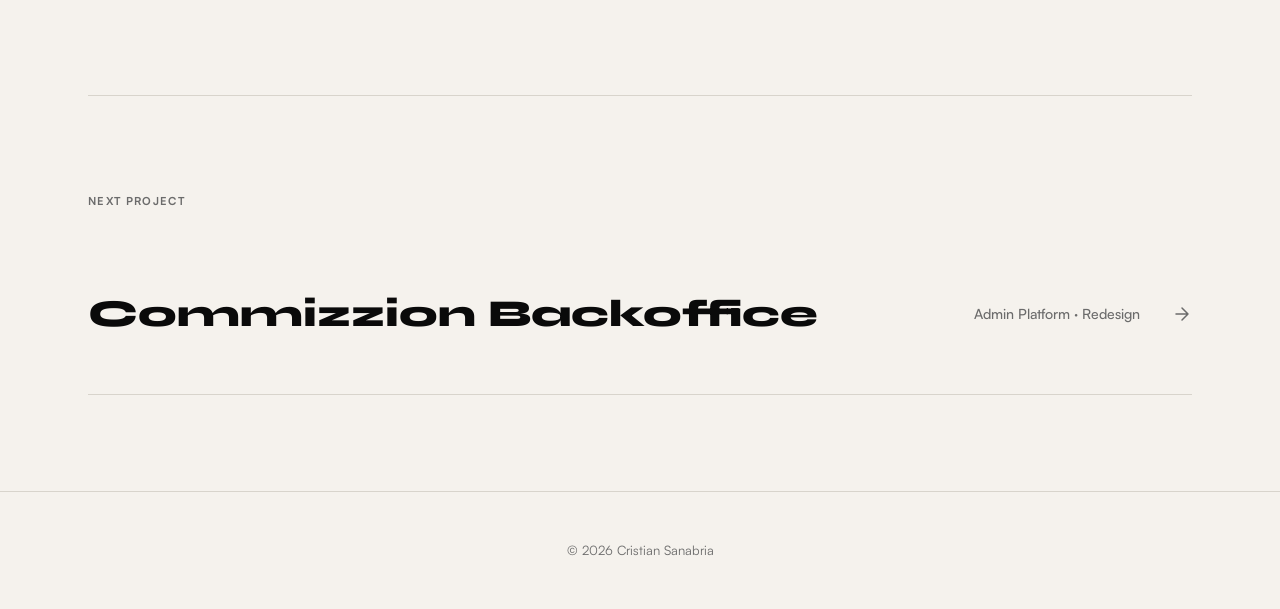
<file: cases/rodriguez.html>
<!DOCTYPE html>
<html lang="en">
<head>
  <meta charset="UTF-8" />
  <meta name="viewport" content="width=device-width, initial-scale=1.0" />
  <title>Rodriguez Project — Cristian Sanabria</title>
  <link rel="icon" type="image/svg+xml" href="../assets/FavIcon_CS_Black.svg" />
  <link rel="stylesheet" href="../styles/main.css" />
  <link rel="stylesheet" href="../styles/case-study.css" />
</head>
<body>

  <!-- HEADER MÍNIMO -->
  <header class="cs-header">
    <a href="../index.html" class="cs-logo" aria-label="Back to home">
      <img src="../assets/CS_Vector.svg" alt="Cristian Sanabria" width="32" height="32" />
    </a>
    <a href="../index.html" class="cs-back">
      <svg width="16" height="16" viewBox="0 0 16 16" fill="none" aria-hidden="true">
        <path d="M10 3L5 8L10 13" stroke="currentColor" stroke-width="1.5" stroke-linecap="round" stroke-linejoin="round"/>
      </svg>
      Back to work
    </a>
  </header>


  <section class="cs-cover">
    <img src="../assets/cases/rodriguez/TRP_Cover.webp"
         alt="The Rodriguez Project — cover"
         class="cs-cover-img">
    <div class="cs-cover-content">
      <h1 class="cs-cover-headline">Turning an incomplete website into a brand's first real sales channel</h1>
      <div class="cs-cover-meta">
        <div class="cs-cover-meta-item">
          <span class="cs-cover-meta-label">Company</span>
          <span class="cs-cover-meta-value">Freelance</span>
        </div>
        <div class="cs-cover-meta-item">
          <span class="cs-cover-meta-label">Year</span>
          <span class="cs-cover-meta-value">2026</span>
        </div>
        <div class="cs-cover-meta-item">
          <span class="cs-cover-meta-label">Type</span>
          <span class="cs-cover-meta-value">E-Commerce · Redesign</span>
        </div>
        <div class="cs-cover-meta-item">
          <span class="cs-cover-meta-label">Role</span>
          <span class="cs-cover-meta-value">Freelance Designer</span>
        </div>
      </div>
    </div>
  </section>

  <main class="cs-main">

    <!-- BLOQUE 2: OVERVIEW -->
    <section class="cs-overview">
      <div class="cs-overview__inner">
        <div class="cs-overview__problem">
          <span class="cs-label">Overview</span>
          <p class="cs-overview__text">
            The brand had no functional digital presence — a half-built site, no visual identity, broken pages, and zero mobile configuration. The goal was to deliver a complete, conversion-ready site that could generate real sales from day one.
          </p>
        </div>

        <div class="cs-overview__metrics">
          <div class="cs-metric">
            <span class="cs-metric__value">+43%</span>
            <span class="cs-metric__label">Sessions growth post-launch</span>
          </div>
          <div class="cs-metric">
            <span class="cs-metric__value">1st</span>
            <span class="cs-metric__label">Sale recorded post-launch</span>
          </div>
          <div class="cs-metric">
            <span class="cs-metric__value">100%</span>
            <span class="cs-metric__label">Pages functional on delivery</span>
          </div>
        </div>
      </div>
    </section>

    <!-- BLOQUE 3: PROCESS -->
    <section class="cs-process">
      <div class="cs-process__inner">
        <span class="cs-label">Process</span>

        <!-- Decisión 01 -->
        <div class="cs-decision">
          <div class="cs-decision__header">
            <span class="cs-decision__number">01</span>
            <h2 class="cs-decision__title">Identity first, functionality after</h2>
          </div>
          <p class="cs-decision__body">
            The problem wasn't purely technical. Without visual coherence, the site couldn't generate trust regardless of how functional it was. The homepage and brand language were redesigned first — using Rodriguez's identity as the structural axis — before touching the purchase flow.
          </p>
          <div class="cs-decision__image-wrap">
            <span class="cs-caption">Full-page audit — before vs after</span>
            <img src="../assets/cases/rodriguez/proceso-01.webp" alt="Full page audit before and after" class="cs-decision__image" loading="lazy" />
          </div>
        </div>

        <!-- Decisión 02 -->
        <div class="cs-decision">
          <div class="cs-decision__header">
            <span class="cs-decision__number">02</span>
            <h2 class="cs-decision__title">Purchase flow audited page by page</h2>
          </div>
          <p class="cs-decision__body">
            Every step of the e-commerce flow was mapped and corrected — product pages, cart, and checkout. Missing pages were built from scratch: promotions, general catalog, and accessories. Nothing was assumed functional until tested.
          </p>
          <div class="cs-decision__image-wrap">
            <span class="cs-caption">Product page + collection & cart — before vs after</span>
            <div class="cs-process__images">
              <img src="../assets/cases/rodriguez/resultado-01.webp" alt="Product page before and after" class="cs-process__img" loading="lazy" />
              <img src="../assets/cases/rodriguez/resultado-02.webp" alt="Collection and cart before and after" class="cs-process__img" loading="lazy" />
            </div>
          </div>
        </div>

        <!-- Decisión 03 -->
        <div class="cs-decision">
          <div class="cs-decision__header">
            <span class="cs-decision__number">03</span>
            <h2 class="cs-decision__title">Competing visually with bigger brands</h2>
          </div>
          <p class="cs-decision__body">
            The design criterion was clear: the gap between Rodriguez and established competitors shouldn't be visible. Every component — product cards, collection pages, cart — was designed to match the visual standard of larger e-commerce players.
          </p>
          <div class="cs-decision__image-wrap">
            <span class="cs-caption">Figma spec vs delivered result</span>
            <img src="../assets/cases/rodriguez/proceso-02.webp" alt="Figma spec vs delivered result" class="cs-decision__image" loading="lazy" />
          </div>
        </div>
      </div>
    </section>

    <!-- BLOQUE 4: RESULTS -->
    <section class="cs-results">
      <div class="cs-results__inner">
        <span class="cs-label">Results</span>

        <div class="cs-results__metrics">
          <div class="cs-metric cs-metric--large">
            <span class="cs-metric__value">+43%</span>
            <span class="cs-metric__label">Sessions in the immediate post-launch period</span>
          </div>
          <div class="cs-metric cs-metric--large">
            <span class="cs-metric__value">0 → 1</span>
            <span class="cs-metric__label">First real sale generated through the site</span>
          </div>
          <div class="cs-metric cs-metric--large">
            <span class="cs-metric__value">100%</span>
            <span class="cs-metric__label">Pages functional — mobile configured from scratch</span>
          </div>
        </div>
        <div class="cs-live-link">
          <p class="cs-live-link__text">The site is live. See the result firsthand.</p>
          <a href="https://therodriguezproject.com/" target="_blank" rel="noopener" class="cs-live-link__anchor">
            View live site <span aria-hidden="true">→</span>
          </a>
        </div>
        <div class="cs-after-compare">
          <div class="cs-after-compare__item">
            <span class="cs-caption">Desktop — after</span>
            <img src="../assets/cases/rodriguez/resultado-final.webp" alt="Desktop after" class="cs-after-compare__image" loading="lazy" />
          </div>
          <div class="cs-after-compare__item">
            <span class="cs-caption">Mobile — after</span>
            <img src="../assets/cases/rodriguez/mobile-despues.webp" alt="Mobile after" class="cs-after-compare__image cs-after-compare__image--mobile" loading="lazy" />
          </div>
        </div>

        <div class="cs-results__learning">
          <span class="cs-label">Key learning</span>
          <div class="cs-learning-list">
            <div class="cs-learning-item">
              <span class="cs-learning-item__number">01</span>
              <div class="cs-learning-item__content">
                <h3 class="cs-learning-item__title">Trust is the real bug</h3>
                <p class="cs-learning-item__body">A broken site isn't a technical problem — it's a trust problem. Fixing functionality without fixing identity would have delivered a working site no one believed in.</p>
              </div>
            </div>
            <div class="cs-learning-item">
              <span class="cs-learning-item__number">02</span>
              <div class="cs-learning-item__content">
                <h3 class="cs-learning-item__title">Design credibility converts into revenue</h3>
                <p class="cs-learning-item__body">The redesign's first real proof wasn't a metric on a dashboard — it was the brand's first sale through the site. Once the credibility problem was solved, nothing stood between a visitor and a transaction.</p>
              </div>
            </div>
          </div>
        </div>

      </div>
    </section>

    <!-- NAVEGACIÓN ENTRE CASES -->
    <nav class="cs-nav-next">
      <span class="cs-label">Next project</span>
      <a href="commizzion-backoffice.html" class="cs-next-link">
        <span class="cs-next-link__title">Commizzion Backoffice</span>
        <span class="cs-next-link__tags">Admin Platform · Redesign</span>
        <svg width="20" height="20" viewBox="0 0 20 20" fill="none" aria-hidden="true">
          <path d="M4 10H16M16 10L10 4M16 10L10 16" stroke="currentColor" stroke-width="1.5" stroke-linecap="round" stroke-linejoin="round"/>
        </svg>
      </a>
    </nav>

  </main>

  <!-- FOOTER MÍNIMO -->
  <footer class="cs-footer">
    <p>© 2026 Cristian Sanabria</p>
  </footer>

</body>




</html>
</file>
<file: styles/main.css>
/* =============================================================
   FONT FACE DECLARATIONS
   ============================================================= */

/* Syne */
@font-face {
  font-family: 'Syne';
  src: url('../assets/fonts/Syne-Regular.woff2') format('woff2');
  font-weight: 400;
  font-style: normal;
  font-display: swap;
}

@font-face {
  font-family: 'Syne';
  src: url('../assets/fonts/Syne-Medium.woff2') format('woff2');
  font-weight: 500;
  font-style: normal;
  font-display: swap;
}

@font-face {
  font-family: 'Syne';
  src: url('../assets/fonts/Syne-SemiBold.woff2') format('woff2');
  font-weight: 600;
  font-style: normal;
  font-display: swap;
}

@font-face {
  font-family: 'Syne';
  src: url('../assets/fonts/Syne-Bold.woff2') format('woff2');
  font-weight: 700;
  font-style: normal;
  font-display: swap;
}

@font-face {
  font-family: 'Syne';
  src: url('../assets/fonts/Syne-ExtraBold.woff2') format('woff2');
  font-weight: 800;
  font-style: normal;
  font-display: swap;
}

/* Satoshi */
@font-face {
  font-family: 'Satoshi';
  src: url('../assets/fonts/Satoshi-Light.woff2') format('woff2');
  font-weight: 300;
  font-style: normal;
  font-display: swap;
}

@font-face {
  font-family: 'Satoshi';
  src: url('../assets/fonts/Satoshi-Regular.woff2') format('woff2');
  font-weight: 400;
  font-style: normal;
  font-display: swap;
}

@font-face {
  font-family: 'Satoshi';
  src: url('../assets/fonts/Satoshi-Medium.woff2') format('woff2');
  font-weight: 500;
  font-style: normal;
  font-display: swap;
}

@font-face {
  font-family: 'Satoshi';
  src: url('../assets/fonts/Satoshi-Bold.woff2') format('woff2');
  font-weight: 700;
  font-style: normal;
  font-display: swap;
}

@font-face {
  font-family: 'Satoshi';
  src: url('../assets/fonts/Satoshi-Black.woff2') format('woff2');
  font-weight: 900;
  font-style: normal;
  font-display: swap;
}

/* =============================================================
   DESIGN TOKENS
   ============================================================= */

:root {
  /* Colors */
  --color-bg: #F5F2ED;
  --color-surface: #EDEAE4;
  --color-border: #D8D4CC;
  --color-text: #0A0A0A;
  --color-text-muted: #6B6B6B;
  --color-accent: #C04C1A;
  --color-accent-hover: #E05520;

  /* Typography */
  --font-display: 'Syne', sans-serif;
  --font-body: 'Satoshi', sans-serif;

  /* Spacing — 8pt system */
  --space-1: 8px;
  --space-2: 16px;
  --space-3: 24px;
  --space-4: 32px;
  --space-6: 48px;
  --space-8: 64px;
  --space-12: 96px;
  --space-16: 128px;

  /* Layout */
  --max-width: 1280px;
  --nav-height: 56px;
}

/* =============================================================
   CSS RESET
   ============================================================= */

*,
*::before,
*::after {
  box-sizing: border-box;
  margin: 0;
  padding: 0;
}

/* =============================================================
   BASE STYLES
   ============================================================= */

html {
  scroll-behavior: smooth;
}

body {
  font-family: var(--font-body);
  font-size: 16px;
  line-height: 1.65;
  color: var(--color-text);
  background-color: var(--color-bg);
}

h1,
h2,
h3,
h4 {
  font-family: var(--font-display);
}

/* =============================================================
   Component styles → see styles/components.css
   ============================================================= */
</file>
<file: styles/components.css>
/* =============================================================
   SCROLL BEHAVIOUR + SECTION OFFSET
   ============================================================= */

html {
  scroll-behavior: smooth;
}

section {
  scroll-margin-top: 80px;
}

/* =============================================================
   FLOATING PILL NAV
   ============================================================= */

.nav-pill {
  position: fixed;
  top: 24px;
  left: 50%;
  transform: translateX(-50%);
  z-index: 1000;
  display: flex;
  align-items: center;
  gap: 32px;
  height: 52px;
  padding: 0 24px;
  background: var(--color-bg);
  border: 1px solid var(--color-border);
  border-radius: 100px;
  box-shadow: 0 1px 0 0 var(--color-border), 0 4px 24px rgba(0, 0, 0, 0.06);
  transition: box-shadow 0.3s ease;
  max-width: calc(100vw - 32px);
}

.nav-pill.scrolled {
  box-shadow: 0 1px 0 0 var(--color-border), 0 8px 32px rgba(0, 0, 0, 0.1);
}

.nav-logo {
  display: flex;
  align-items: center;
  text-decoration: none;
  flex-shrink: 0;
}

.nav-logo img {
  height: 20px;
  width: auto;
  display: block;
}

.nav-links {
  display: flex;
  list-style: none;
  gap: 28px;
  margin: 0 auto;
}

.nav-link {
  font-family: var(--font-body);
  font-weight: 400;
  font-size: 14px;
  color: var(--color-text-muted);
  text-decoration: none;
  transition: color 0.2s ease;
}

.nav-link:hover {
  color: var(--color-text);
}

.nav-right {
  display: flex;
  align-items: center;
  gap: 20px;
  flex-shrink: 0;
}

.nav-talk {
  font-family: var(--font-body);
  font-weight: 400;
  font-size: 14px;
  color: var(--color-text);
  text-decoration: none;
  white-space: nowrap;
  transition: color 0.2s ease;
}

.nav-talk:hover {
  color: var(--color-accent);
}

.availability-dot {
  width: 8px;
  height: 8px;
  background: #1A7A3C;
  border-radius: 50%;
  flex-shrink: 0;
  animation: pulse-dot 2.4s ease-in-out infinite;
}

@keyframes pulse-dot {

  0%,
  100% {
    opacity: 1;
  }

  50% {
    opacity: 0.4;
  }
}

.hamburger {
  display: none;
  flex-direction: column;
  justify-content: center;
  gap: 5px;
  background: none;
  border: none;
  cursor: pointer;
  padding: 4px;
  flex-shrink: 0;
}

.hamburger span {
  width: 22px;
  height: 2px;
  background: var(--color-text);
  border-radius: 2px;
  display: block;
  transition: transform 0.3s ease, opacity 0.3s ease;
}

.hamburger:focus span,
.hamburger:hover span {
  background: var(--color-text);
}

.hamburger.open span:nth-child(1) {
  transform: translateY(7px) rotate(45deg);
}

.hamburger.open span:nth-child(2) {
  opacity: 0;
}

.hamburger.open span:nth-child(3) {
  transform: translateY(-7px) rotate(-45deg);
}

@media (max-width: 768px) {
  .nav-pill {
    top: 0;
    left: 0;
    right: 0;
    transform: none;
    border-radius: 0;
    max-width: 100%;
    width: 100%;
    padding: 0 20px;
    gap: 0;
    justify-content: space-between;
    overflow: visible;
  }

  .nav-logo img {
    height: 18px;
  }

  .nav-links {
    display: none;
    flex-direction: column;
    position: absolute;
    top: 52px;
    left: 0;
    right: 0;
    background: var(--color-bg);
    border-bottom: 1px solid var(--color-border);
    padding: 16px 20px 20px;
    gap: 16px;
    margin: 0;
  }

  .nav-links.open {
    display: flex;
  }

  .nav-links .nav-link {
    font-size: 16px;
  }

  .nav-right {
    display: none;
  }

  .hamburger {
    display: flex;
  }
}

/* =============================================================
   HERO SECTION
   ============================================================= */

.hero {
  position: relative;
  width: 100%;
  height: 100vh;
  min-height: 600px;
  display: flex;
  align-items: flex-end;
  padding-bottom: 80px;
  padding-left: var(--space-8);
  padding-right: var(--space-8);
  overflow: hidden;
  background: var(--color-bg);
}

.hero-label {
  position: absolute;
  top: 140px;
  left: var(--space-8);
  font-family: var(--font-body);
  font-weight: 400;
  font-size: 11px;
  letter-spacing: 0.12em;
  color: var(--color-text-muted);
  text-transform: uppercase;
}

.hero-name h1 {
  font-family: var(--font-display);
  font-weight: 900;
  font-size: clamp(80px, 10vw, 140px);
  line-height: 0.92;
  color: var(--color-text);
  margin: 0;
}

.hero-line {
  display: block;
}

.hero-pills {
  position: absolute;
  bottom: 80px;
  right: var(--space-8);
  display: flex;
  flex-direction: column;
  align-items: flex-end;
  gap: 8px;
}

.hero-pill {
  display: inline-flex;
  align-items: center;
  border: 1px solid var(--color-border);
  border-radius: 100px;
  padding: 4px 12px;
  font-family: var(--font-body);
  font-weight: 400;
  font-size: 12px;
  letter-spacing: 0.06em;
  color: var(--color-text-muted);
  white-space: nowrap;
}

.hero-pill--available {
  background: #F0FAF4;
  color: #1A7A3C;
  border-color: rgba(26, 122, 60, 0.25);
  gap: 7px;
}

.hero-scroll {
  position: absolute;
  right: -10px;
  top: 50%;
  transform: translateY(-50%);
}

.hero-scroll span {
  writing-mode: vertical-rl;
  font-family: var(--font-body);
  font-weight: 400;
  font-size: 10px;
  letter-spacing: 0.2em;
  color: var(--color-text-muted);
}

/* Hero mobile — nombre al fondo como en referente */
@media (max-width: 768px) {
  .hero {
    padding-left: var(--space-3);
    padding-right: var(--space-3);
    padding-top: 52px;
    padding-bottom: var(--space-6);
    height: 100svh;
    min-height: 100svh;
    align-items: flex-end;
    flex-direction: column;
    justify-content: flex-end;
  }

  .hero-label {
    left: var(--space-3);
    top: 80px;
    font-size: 10px;
  }

  .hero-name {
    width: 100%;
  }

  .hero-name h1 {
    font-size: clamp(52px, 13vw, 80px);
    line-height: 0.92;
  }

  .hero-pills {
    position: static;
    align-items: flex-start;
    flex-direction: column;
    margin-top: var(--space-3);
    width: 100%;
  }

  .hero-scroll {
    display: none;
  }
}

/* =============================================================
   TICKER
   ============================================================= */

.ticker {
  width: 100%;
  border-top: 1px solid var(--color-border);
  border-bottom: 1px solid var(--color-border);
  padding: 14px 0;
  overflow: hidden;
  background: var(--color-bg);
}

.ticker-track {
  display: flex;
  width: max-content;
  animation: ticker-scroll 30s linear infinite;
}

.ticker-text {
  font-family: var(--font-body);
  font-weight: 400;
  font-size: 11px;
  letter-spacing: 0.16em;
  color: var(--color-text-muted);
  white-space: nowrap;
  text-transform: uppercase;
}

@keyframes ticker-scroll {
  from {
    transform: translateX(0);
  }

  to {
    transform: translateX(-33.333%);
  }
}

/* =============================================================
   WORK SECTION
   ============================================================= */

.work-section {
  padding: var(--space-12) 0 0;
}

.section-header {
  padding: 0 var(--space-8);
  margin-bottom: var(--space-6);
}

.section-label {
  font-family: var(--font-body);
  font-weight: 400;
  font-size: 11px;
  letter-spacing: 0.12em;
  color: var(--color-text-muted);
  text-transform: uppercase;
  display: block;
  margin-bottom: 12px;
}

.section-title {
  font-family: var(--font-display);
  font-weight: 800;
  font-size: clamp(48px, 6vw, 80px);
  color: var(--color-text);
  line-height: 1;
  margin: 0 0 var(--space-3);
  text-align: left;
}

.section-divider {
  width: 100%;
  height: 1px;
  background: var(--color-border);
  margin-top: var(--space-3);
}

.project-card {
  display: grid;
  grid-template-columns: 1fr 1fr;
  min-height: 400px;
  border-bottom: 1px solid var(--color-border);
  transition: background 0.2s ease;
  cursor: pointer;
  text-decoration: none;
  color: inherit;
}

.project-card:hover {
  background: var(--color-surface);
}

.project-card:hover .card-arrow {
  transform: rotate(-45deg);
}

.card-left {
  padding: var(--space-8);
  display: flex;
  flex-direction: column;
  gap: var(--space-3);
  position: relative;
}

.card-meta-row {
  display: flex;
  align-items: center;
  gap: 16px;
}

.card-number,
.card-company {
  font-family: var(--font-body);
  font-weight: 400;
  font-size: 13px;
  color: var(--color-text-muted);
}

.card-headline {
  font-family: var(--font-display);
  font-weight: 700;
  font-size: clamp(24px, 3vw, 36px);
  color: var(--color-text);
  line-height: 1.1;
  max-width: 480px;
  margin: 0;
}

.card-tags {
  display: flex;
  gap: 8px;
  flex-wrap: wrap;
}

.card-tag {
  display: inline-flex;
  align-items: center;
  border: 1px solid var(--color-border);
  border-radius: 100px;
  padding: 4px 14px;
  font-family: var(--font-body);
  font-weight: 400;
  font-size: 12px;
  color: var(--color-text-muted);
  letter-spacing: 0.04em;
}

.card-metrics {
  display: flex;
  gap: 40px;
  margin-top: auto;
}

.metric {
  display: flex;
  flex-direction: column;
  gap: 4px;
}

.metric-number {
  font-family: var(--font-display);
  font-weight: 700;
  font-size: 32px;
  color: var(--color-accent);
  line-height: 1;
}

.metric-label {
  font-family: var(--font-body);
  font-weight: 400;
  font-size: 12px;
  color: var(--color-text-muted);
  max-width: 120px;
  line-height: 1.4;
}

.card-arrow {
  position: absolute;
  bottom: var(--space-8);
  right: var(--space-8);
  font-family: var(--font-body);
  font-size: 20px;
  color: var(--color-text-muted);
  text-decoration: none;
  transition: transform 0.25s ease, color 0.2s ease;
  display: inline-block;
}

.card-arrow:hover {
  color: var(--color-text);
}

.card-right {
  border-left: 1px solid var(--color-border);
}

.card-image-placeholder {
  width: 100%;
  height: 100%;
  min-height: 320px;
  background: var(--color-surface);
  object-fit: cover;
  display: block;
}

/* Cards mobile — imagen arriba, contenido abajo */
@media (max-width: 768px) {
  .section-header {
    padding: 0 var(--space-3);
  }

  .project-card {
    grid-template-columns: 1fr;
    grid-template-rows: auto auto;
    min-height: auto;
  }

  .card-right {
    order: -1;
    border-left: none;
    border-bottom: 1px solid var(--color-border);
  }

  .card-image-placeholder {
    min-height: 220px;
    width: 100%;
  }

  .card-left {
    padding: var(--space-4) var(--space-3);
    gap: var(--space-2);
  }

  .card-arrow {
    position: static;
    align-self: flex-end;
  }

  .card-metrics {
    margin-top: var(--space-2);
  }
}

/* =============================================================
   ABOUT SECTION
   ============================================================= */

.about-section {
  padding: var(--space-12) 0;
}

.about-inner {
  padding: 0 var(--space-8);
}

.about-section .section-title {
  text-align: left;
}

.about-grid {
  display: grid;
  grid-template-columns: 1fr 1fr;
  gap: var(--space-8);
  margin-top: var(--space-6);
  align-items: start;
}

.about-bio {
  max-width: 520px;
}

.about-bio p {
  font-family: var(--font-body);
  font-weight: 400;
  font-size: 17px;
  line-height: 1.7;
  color: var(--color-text);
  margin-bottom: var(--space-3);
}

.cv-link {
  display: inline-block;
  font-family: var(--font-body);
  font-weight: 500;
  font-size: 14px;
  color: var(--color-text);
  text-decoration: none;
  border-bottom: 1px solid var(--color-text);
  padding-bottom: 2px;
  margin-top: var(--space-1);
  transition: color 0.2s ease, border-color 0.2s ease;
}

.cv-link:hover {
  color: var(--color-accent);
  border-color: var(--color-accent);
}

.experience-list {
  list-style: none;
  padding: 0;
  margin: 0;
}

.experience-item {
  display: flex;
  justify-content: space-between;
  align-items: baseline;
  padding: var(--space-2) 0;
  border-bottom: 1px solid var(--color-border);
  gap: 16px;
  flex-wrap: wrap;
}

.exp-company {
  font-family: var(--font-body);
  font-weight: 500;
  font-size: 14px;
  color: var(--color-text);
  display: block;
}

.exp-role {
  font-family: var(--font-body);
  font-weight: 400;
  font-size: 13px;
  color: var(--color-text-muted);
  display: block;
  margin-top: 2px;
}

.exp-years {
  font-family: var(--font-body);
  font-weight: 400;
  font-size: 13px;
  color: var(--color-text-muted);
  white-space: nowrap;
  flex-shrink: 0;
}

@media (max-width: 768px) {
  .about-inner {
    padding: 0 var(--space-3);
  }

  .about-section .section-title {
    text-align: left;
  }

  .about-grid {
    grid-template-columns: 1fr;
    gap: var(--space-6);
  }

  .about-bio {
    max-width: 100%;
  }

  .about-bio p {
    font-size: 16px;
  }

  .experience-item {
    flex-direction: column;
    gap: 4px;
  }

  .exp-years {
    font-size: 12px;
  }
}

/* =============================================================
   CONTACT SECTION
   ============================================================= */

.contact-section {
  padding: var(--space-12) 0;
  border-top: 1px solid var(--color-border);
}

.contact-inner {
  padding: 0 var(--space-8);
}

.contact-display {
  display: flex;
  flex-direction: column;
  margin-top: var(--space-3);
}

.contact-line {
  font-family: var(--font-display);
  font-weight: 800;
  font-size: clamp(64px, 8vw, 120px);
  color: var(--color-text);
  line-height: 1;
  display: block;
}

.contact-line-link {
  text-decoration: none;
  transition: text-decoration 0.2s ease;
}

.contact-line-link:hover {
  text-decoration: underline;
  text-underline-offset: 6px;
}

.contact-bottom {
  display: flex;
  justify-content: space-between;
  align-items: center;
  margin-top: var(--space-6);
}

.contact-email {
  font-family: var(--font-body);
  font-weight: 400;
  font-size: 14px;
  color: var(--color-text-muted);
}

.contact-linkedin {
  font-family: var(--font-body);
  font-weight: 400;
  font-size: 13px;
  letter-spacing: 0.08em;
  color: var(--color-text-muted);
  text-decoration: none;
  transition: color 0.2s ease;
}

.contact-linkedin:hover {
  color: var(--color-text);
}

@media (max-width: 768px) {
  .contact-inner {
    padding: 0 var(--space-3);
  }

  .contact-line {
    font-size: clamp(40px, 10vw, 64px);
    line-height: 1.05;
  }

  .contact-bottom {
    flex-direction: column;
    align-items: flex-start;
    gap: 12px;
    margin-top: var(--space-4);
  }
}

/* =============================================================
   FOOTER
   ============================================================= */

.site-footer {
  display: flex;
  justify-content: space-between;
  align-items: center;
  padding: var(--space-3) var(--space-8);
  border-top: 1px solid var(--color-border);
  background: var(--color-bg);
}

.footer-copy,
.footer-role {
  font-family: var(--font-body);
  font-weight: 400;
  font-size: 13px;
  color: var(--color-text-muted);
}

@media (max-width: 768px) {
  .site-footer {
    padding: var(--space-3);
    flex-direction: column;
    align-items: flex-start;
    gap: var(--space-1);
  }
}

/* =============================================================
   SKILLS
   ============================================================= */

.skills-label {
  display: block;
  font-family: var(--font-body);
  font-weight: 400;
  font-size: 11px;
  letter-spacing: 0.12em;
  color: var(--color-text-muted);
  text-transform: uppercase;
  margin-top: var(--space-6);
  margin-bottom: var(--space-3);
}

.skills-list {
  display: flex;
  flex-wrap: wrap;
  gap: 8px;
}

.skill-pill {
  display: inline-flex;
  align-items: center;
  border: 1px solid var(--color-border);
  border-radius: 100px;
  padding: 6px 16px;
  font-family: var(--font-body);
  font-weight: 400;
  font-size: 13px;
  color: var(--color-text-muted);
  white-space: nowrap;
}
/* =============================================================
   TABLET BREAKPOINT (769px - 1024px)
   ============================================================= */

@media (min-width: 769px) and (max-width: 1024px) {

  .hero {
    padding-left: var(--space-6);
    padding-right: var(--space-6);
    padding-bottom: 64px;
  }

  .hero-label {
    left: var(--space-6);
  }

  .hero-name h1 {
    font-size: clamp(64px, 8vw, 100px);
  }

  .hero-pills {
    bottom: 64px;
    right: var(--space-6);
  }

  .section-header {
    padding: 0 var(--space-6);
  }

  .card-left {
    padding: var(--space-6);
  }

  .about-inner {
    padding: 0 var(--space-6);
  }

  .contact-inner {
    padding: 0 var(--space-6);
  }

  .site-footer {
    padding: var(--space-3) var(--space-6);
  }
}
</file>
<file: styles/case-study.css>
/* ============================================================
   CASE STUDY — styles/case-study.css
   Portafolio Cristian Sanabria — Mayo 2026
   ============================================================ */

/* ------------------------------------------------------------
   HEADER
   ------------------------------------------------------------ */
.cs-header {
  position: sticky;
  top: 0;
  z-index: 100;
  display: flex;
  align-items: center;
  justify-content: space-between;
  padding: var(--space-3) var(--space-6);
  background-color: var(--color-bg);
  border-bottom: 1px solid var(--color-border);
}
.cs-logo img {
  display: block;
  width: 32px;
  height: 32px;
}
.cs-back {
  display: flex;
  align-items: center;
  gap: var(--space-1);
  font-family: var(--font-body);
  font-size: 0.875rem;
  font-weight: 500;
  color: var(--color-text-muted);
  text-decoration: none;
  transition: color 0.2s ease;
}
.cs-back:hover { color: var(--color-text); }

/* ------------------------------------------------------------
   COVER
   ------------------------------------------------------------ */
.cs-cover {
  position: relative;
  height: 100vh;
  max-height: 900px;
  overflow: hidden;
}
.cs-cover-img {
  position: absolute;
  inset: 0;
  width: 100%;
  height: 100%;
  object-fit: cover;
  object-position: right center;
}
.cs-cover-content {
  position: absolute;
  bottom: 48px;
  left: 64px;
  right: 64px;
  z-index: 2;
}
.cs-cover-headline {
  font-family: 'Syne', sans-serif;
  font-weight: 800;
  font-size: clamp(1.75rem, 3vw, 3rem);
  color: #FFFFFF;
  max-width: 560px;
  line-height: 1.05;
  margin-bottom: 32px;
}
.cs-cover-meta {
  display: flex;
  gap: 48px;
}
.cs-cover-meta-item {
  display: flex;
  flex-direction: column;
  gap: 4px;
}
.cs-cover-meta-label {
  font-family: 'Satoshi', sans-serif;
  font-size: 0.7rem;
  font-weight: 500;
  color: rgba(255,255,255,0.5);
  text-transform: uppercase;
  letter-spacing: 0.08em;
}
.cs-cover-meta-value {
  font-family: 'Satoshi', sans-serif;
  font-size: 0.9rem;
  font-weight: 500;
  color: #FFFFFF;
}

/* ------------------------------------------------------------
   MAIN WRAPPER
   ------------------------------------------------------------ */
.cs-main {
  max-width: 1200px;
  margin: 0 auto;
  padding: 0 var(--space-6);
}

/* ------------------------------------------------------------
   LABEL REUTILIZABLE
   ------------------------------------------------------------ */
.cs-label {
  display: block;
  font-family: var(--font-body);
  font-size: 0.6875rem;
  font-weight: 700;
  letter-spacing: 0.12em;
  text-transform: uppercase;
  color: var(--color-text-muted);
  margin-bottom: var(--space-3);
}

/* ------------------------------------------------------------
   OVERVIEW
   ------------------------------------------------------------ */
.cs-overview {
  padding: var(--space-16) 0;
  border-top: 1px solid var(--color-border);
}
.cs-overview__inner {
  display: grid;
  grid-template-columns: 1fr;
  gap: var(--space-12);
  align-items: center;
}
.cs-overview__text {
  font-family: var(--font-body);
  font-size: 1rem;
  font-weight: 400;
  line-height: 1.6;
  color: var(--color-text-muted);
  max-width: 46ch;
}
.cs-overview__metrics {
  display: flex;
  flex-direction: row;
  align-items: flex-start;
}
.cs-overview__metrics .cs-metric {
  flex: 1;
  padding: 0 var(--space-3);
  border-left: 1px solid var(--color-border);
}
.cs-overview__metrics .cs-metric:first-child {
  padding-left: 0;
  border-left: none;
}

/* ------------------------------------------------------------
   METRIC
   ------------------------------------------------------------ */
.cs-metric {
  display: flex;
  flex-direction: column;
  gap: 6px;
}
.cs-metric__value {
  font-family: var(--font-display);
  font-size: 2.5rem;
  font-weight: 800;
  line-height: 1;
  color: var(--color-accent);
}
.cs-metric__label {
  font-family: var(--font-body);
  font-size: 0.875rem;
  font-weight: 400;
  color: var(--color-text-muted);
  line-height: 1.4;
}

/* ------------------------------------------------------------
   PROCESS
   ------------------------------------------------------------ */
.cs-process {
  padding: var(--space-16) 0;
  border-top: 1px solid var(--color-border);
}
.cs-process__inner {
  display: flex;
  flex-direction: column;
  gap: var(--space-4);
}
.cs-decision {
  display: flex;
  flex-direction: column;
  gap: var(--space-3);
}
.cs-process__inner .cs-decision + .cs-decision {
  padding-top: var(--space-8);
  border-top: 1px solid var(--color-border);
}
.cs-decision__header {
  display: flex;
  align-items: baseline;
  gap: var(--space-3);
}
.cs-decision__number {
  font-family: var(--font-display);
  font-size: 0.875rem;
  font-weight: 800;
  color: var(--color-accent);
  letter-spacing: 0.05em;
  flex-shrink: 0;
}
.cs-decision__title {
  font-family: var(--font-display);
  font-size: clamp(1.25rem, 2.5vw, 1.75rem);
  font-weight: 800;
  line-height: 1.15;
  color: var(--color-text);
}
.cs-decision__body {
  font-family: var(--font-body);
  font-size: 1rem;
  font-weight: 400;
  line-height: 1.65;
  color: var(--color-text-muted);
  max-width: 64ch;
}
.cs-decision__image-wrap {
  display: flex;
  flex-direction: column;
  gap: var(--space-2);
  margin-top: var(--space-3);
}
.cs-caption {
  font-family: var(--font-body);
  font-size: 0.75rem;
  font-weight: 500;
  letter-spacing: 0.06em;
  text-transform: uppercase;
  color: var(--color-text-muted);
  order: -1;
}
.cs-decision__image {
  width: 100%;

  display: block;
  object-fit: contain;
  object-position: top;
}

/* ------------------------------------------------------------
   BEFORE COMPARE
   ------------------------------------------------------------ */
.cs-before-compare {
  display: grid;
  grid-template-columns: 1fr 220px;
  gap: var(--space-3);
  align-items: start;
}
.cs-before-compare__desk {
  width: 100%;
  height: 460px;
  object-fit: contain;
  object-position: top;
  display: block;
}
.cs-before-compare__mobile {
  width: 220px;
  height: 460px;
  object-fit: contain;
  object-position: top;
  display: block;
}

/* ------------------------------------------------------------
   PROCESS IMAGES (decisiones 02 y 03)
   ------------------------------------------------------------ */
.cs-process__images {
  display: grid;
  grid-template-columns: 1fr;
  gap: var(--space-3);
  margin-top: var(--space-3);
}
.cs-process__img {
  width: 100%;
  height: auto;
  object-fit: contain;
  object-position: top;
  display: block;
}

/* ------------------------------------------------------------
   RESULTS
   ------------------------------------------------------------ */
.cs-results {
  padding: var(--space-12) 0 var(--space-16);
  border-top: 1px solid var(--color-border);

}
.cs-results__inner {
  display: flex;
  flex-direction: column;
  gap: var(--space-6);
}
.cs-results__metrics {
  display: grid;
  grid-template-columns: repeat(3, 1fr);
  gap: var(--space-8);
}
.cs-metric--large .cs-metric__value {
  font-size: clamp(2.5rem, 5vw, 4rem);
}
.cs-metric--large .cs-metric__label {
  font-size: 0.9375rem;
}
.cs-results__final {
  display: flex;
  flex-direction: column;
  gap: var(--space-2);
}
.cs-results__final-image {
  width: 100%;
  height: auto;
  display: block;
}
.cs-after-compare {
  display: grid;
  grid-template-columns: 1fr 220px;
  gap: var(--space-3);
  align-items: start;
}
.cs-after-compare__item {
  display: flex;
  flex-direction: column;
  gap: var(--space-2);
}
.cs-after-compare__image {
  display: block;
  width: 100%;
  height: auto;
}
.cs-after-compare__image--mobile {
  width: 220px;
  height: auto;
}
.cs-results__learning {
  padding-top: var(--space-8);
  border-top: 1px solid var(--color-border);
}
.cs-learning__text {
  font-family: var(--font-display);
  font-size: clamp(1.125rem, 2vw, 1.5rem);
  font-weight: 800;
  line-height: 1.3;
  color: var(--color-text);
  max-width: 48ch;
}

/* ------------------------------------------------------------
   NEXT PROJECT
   ------------------------------------------------------------ */
.cs-nav-next {
  padding: var(--space-12) 0;
  border-top: 1px solid var(--color-border);
}
.cs-next-link {
  display: flex;
  align-items: center;
  gap: var(--space-4);
  text-decoration: none;
  padding: var(--space-6) 0;
  border-bottom: 1px solid var(--color-border);
  transition: gap 0.3s ease;
}
.cs-next-link:hover { gap: var(--space-6); }
.cs-next-link:hover .cs-next-link__title {
  text-decoration: underline;
  text-underline-offset: 4px;
}
.cs-next-link:hover svg {
  color: var(--color-accent);
  transform: translateX(4px);
}
.cs-next-link svg {
  flex-shrink: 0;
  color: var(--color-text-muted);
  transition: color 0.2s ease, transform 0.2s ease;
}
.cs-next-link__title {
  font-family: var(--font-display);
  font-size: clamp(1.5rem, 3vw, 2.5rem);
  font-weight: 800;
  color: var(--color-text);
  flex: 1;
}
.cs-next-link__tags {
  font-family: var(--font-body);
  font-size: 0.875rem;
  font-weight: 500;
  color: var(--color-text-muted);
}

/* ------------------------------------------------------------
   FOOTER
   ------------------------------------------------------------ */
.cs-footer {
  padding: var(--space-6);
  text-align: center;
  font-family: var(--font-body);
  font-size: 0.8125rem;
  color: var(--color-text-muted);
  border-top: 1px solid var(--color-border);
}

/* ============================================================
   TABLET (769px – 1024px)
   ============================================================ */
@media (min-width: 769px) and (max-width: 1024px) {
  .cs-header { padding: var(--space-3) var(--space-4); }
  .cs-main { padding: 0 var(--space-4); }
  .cs-cover-content { left: 48px; right: 48px; }
  .cs-results__metrics { gap: var(--space-4); }
}

/* ============================================================
   MOBILE (< 768px)
   ============================================================ */
@media (max-width: 768px) {
  /* Cover */
  .cs-cover {
    height: 100svh;
    max-height: none;
  }
  .cs-cover-img {
    object-position: 70% center;
  }
  .cs-cover-content {
    left: 24px;
    right: 24px;
    bottom: 32px;
  }
  .cs-cover-headline {
    font-size: clamp(1.5rem, 6vw, 2.25rem);
    max-width: 100%;
    margin-bottom: 24px;
  }
  .cs-cover-meta {
    flex-wrap: wrap;
    gap: 16px 32px;
  }

  /* Layout */
  .cs-main { padding: 0 var(--space-3); }
  .cs-header { padding: var(--space-2) var(--space-3); }

  /* Overview */
  .cs-overview__inner {
    grid-template-columns: 1fr;
    gap: var(--space-8);
  }
  .cs-overview__text { max-width: 100%; overflow: hidden; }
  .cs-metric__value { font-size: clamp(1.25rem, 7vw, 2rem); }
  .cs-overview__metrics {
    display: grid;
    grid-template-columns: repeat(3, 1fr);
    gap: var(--space-4);
  }
  .cs-overview__metrics .cs-metric {
    padding: 0;
    border-left: none;
  }
  .cs-overview__metrics .cs-metric:first-child {
    padding-left: 0;
    border-left: none;
  }

  /* Process */
  .cs-process { padding: var(--space-12) 0; }
  .cs-decision__image { max-height: none; }
  .cs-before-compare {
    grid-template-columns: 1fr;
  }
  .cs-before-compare__desk,
  .cs-before-compare__mobile {
    width: 100%;
    height: auto;
  }
  .cs-process__images {
    grid-template-columns: 1fr;
  }
  .cs-process__img {
    height: auto;
  }

  /* Results */
  .cs-results { padding: var(--space-10) 0 var(--space-12); }
  .cs-results__metrics {
    grid-template-columns: repeat(3, 1fr);
    gap: var(--space-4);
  }
  .cs-metric--large .cs-metric__value {
    font-size: clamp(1.5rem, 6vw, 2.5rem);
  }
  .cs-after-compare {
    grid-template-columns: 1fr;
  }
  .cs-after-compare__image,
  .cs-after-compare__image--mobile {
    width: 100%;
    height: auto;
  }

  /* Nav */
  .cs-nav-next { padding: var(--space-8) 0; }
  .cs-next-link { flex-wrap: wrap; gap: var(--space-3); }
  .cs-next-link__tags { display: none; }
  .cs-footer { padding: var(--space-4) var(--space-3); }
}

/* Live site link */
.cs-live-link {
  padding: var(--space-8) 0;
  display: flex;
  flex-direction: column;
  align-items: center;
  gap: var(--space-3);
  text-align: center;
}
.cs-live-link__text {
  font-family: var(--font-body);
  font-size: 0.9375rem;
  font-weight: 400;
  color: var(--color-text-muted);
}
.cs-live-link__anchor {
  font-family: var(--font-body);
  font-size: 0.875rem;
  font-weight: 700;
  color: var(--color-text);
  text-decoration: none;
  border-bottom: 2px solid var(--color-accent);
  padding-bottom: 3px;
  transition: color 0.2s ease, border-color 0.2s ease;
}
.cs-live-link__anchor:hover {
  color: var(--color-accent);
}

/* ============================================================
   FLOATING NAV — Case Studies
   ============================================================ */
.cs-nav-pill {
  position: fixed;
  top: 24px;
  left: 50%;
  transform: translateX(-50%);
  z-index: 1000;
  display: flex;
  align-items: center;
  gap: 32px;
  height: 52px;
  padding: 0 24px;
  background: var(--color-bg);
  border: 1px solid var(--color-border);
  border-radius: 100px;
  box-shadow: 0 1px 0 0 var(--color-border), 0 4px 24px rgba(0,0,0,0.06);
  transition: box-shadow 0.3s ease;
  max-width: calc(100vw - 32px);
}
.cs-nav-pill.scrolled {
  box-shadow: 0 1px 0 0 var(--color-border), 0 8px 32px rgba(0,0,0,0.1);
}
.cs-nav-pill__logo {
  display: flex;
  align-items: center;
  text-decoration: none;
  flex-shrink: 0;
}
.cs-nav-pill__logo img {
  height: 20px;
  width: auto;
  display: block;
}
.cs-nav-pill__links {
  display: flex;
  list-style: none;
  gap: 28px;
  margin: 0;
  padding: 0;
}
.cs-nav-pill__link {
  font-family: var(--font-body);
  font-size: 14px;
  font-weight: 400;
  color: var(--color-text-muted);
  text-decoration: none;
  white-space: nowrap;
  transition: color 0.2s ease;
}
.cs-nav-pill__link:hover { color: var(--color-text); }
.cs-hamburger {
  display: none;
  flex-direction: column;
  justify-content: center;
  gap: 5px;
  background: none;
  border: none;
  cursor: pointer;
  padding: 4px;
  flex-shrink: 0;
}
.cs-hamburger span {
  width: 22px;
  height: 2px;
  background: var(--color-text);
  border-radius: 2px;
  display: block;
  transition: transform 0.3s ease, opacity 0.3s ease;
}
.cs-hamburger.open span:nth-child(1) { transform: translateY(7px) rotate(45deg); }
.cs-hamburger.open span:nth-child(2) { opacity: 0; }
.cs-hamburger.open span:nth-child(3) { transform: translateY(-7px) rotate(-45deg); }

/* ============================================================
   WORKFLOW IMAGE SWAP
   ============================================================ */
.cs-workflow--mobile { display: none; }
.cs-workflow--desktop { display: block; }

/* ============================================================
   PAM CAROUSEL
   ============================================================ */
.cs-carousel {
  position: relative;
  overflow: hidden;
}
.cs-carousel__track {
  display: flex;
  transition: transform 0.4s ease;
}
.cs-carousel__slide { min-width: 100%; }
.cs-carousel__img {
  width: 100%;
  height: auto;
  display: block;
}
.cs-carousel__dots {
  display: none;
  justify-content: center;
  gap: 8px;
  margin-top: var(--space-3);
}
.cs-carousel__dot {
  width: 8px;
  height: 8px;
  border-radius: 50%;
  border: none;
  background: var(--color-border);
  cursor: pointer;
  padding: 0;
  transition: background 0.2s ease;
}
.cs-carousel__dot--active { background: var(--color-accent); }

/* Desktop y tablet: grid 4 columnas */
@media (min-width: 769px) {
  .cs-carousel { overflow: visible; }
  .cs-carousel__track {
    display: grid;
    grid-template-columns: repeat(4, 1fr);
    gap: var(--space-3);
    transform: none !important;
    transition: none;
  }
  .cs-carousel__slide { min-width: auto; }
  .cs-carousel__dots { display: none; }
}

/* ============================================================
   RESULTS TABS
   ============================================================ */
.cs-tabs {
  display: flex;
  flex-direction: column;
  gap: var(--space-3);
}
.cs-tabs__nav {
  display: flex;
  border-bottom: 1px solid var(--color-border);
  overflow-x: auto;
  -webkit-overflow-scrolling: touch;
  scrollbar-width: none;
}
.cs-tabs__nav::-webkit-scrollbar { display: none; }
.cs-tabs__tab {
  font-family: var(--font-body);
  font-size: 0.875rem;
  font-weight: 500;
  color: var(--color-text-muted);
  background: none;
  border: none;
  border-bottom: 2px solid transparent;
  padding: var(--space-2) var(--space-4);
  cursor: pointer;
  white-space: nowrap;
  transition: color 0.2s ease, border-color 0.2s ease;
  margin-bottom: -1px;
}
.cs-tabs__tab--active {
  color: var(--color-text);
  border-bottom-color: var(--color-accent);
}
.cs-tabs__tab:hover { color: var(--color-text); }
.cs-tabs__panel {
  display: none;
  max-height: 70vh;
  overflow-y: auto;
}
.cs-tabs__panel--active { display: block; }
.cs-tabs__img {
  width: 100%;
  height: auto;
  display: block;
}

/* ============================================================
   KEY LEARNINGS — segundo parrafo
   ============================================================ */
.cs-learning__text--second { margin-top: var(--space-4); }

/* ============================================================
   MOBILE — Floating nav + ajustes Gannar
   ============================================================ */
@media (max-width: 768px) {
  .cs-nav-pill {
    top: 0;
    left: 0;
    right: 0;
    transform: none;
    border-radius: 0;
    max-width: 100%;
    width: 100%;
    padding: 0 20px;
    gap: 0;
    justify-content: space-between;
  }
  .cs-nav-pill__logo img { height: 18px; }
  .cs-nav-pill__links {
    display: none;
    flex-direction: column;
    position: absolute;
    top: 52px;
    left: 0;
    right: 0;
    background: var(--color-bg);
    border-bottom: 1px solid var(--color-border);
    padding: 16px 20px 20px;
    gap: 16px;
    margin: 0;
  }
  .cs-nav-pill__links.open { display: flex; }
  .cs-nav-pill__links .cs-nav-pill__link { font-size: 16px; }
  .cs-hamburger { display: flex; }
  .has-floating-nav .cs-cover {
    margin-top: 52px;
    height: calc(100svh - 52px);
    max-height: none;
  }
  .cs-workflow--desktop { display: none; }
  .cs-workflow--mobile { display: block; }
  .cs-carousel { overflow: hidden; }
  .cs-carousel__track {
    display: flex;
    transform: translateX(0);
    transition: transform 0.4s ease;
  }
  .cs-carousel__slide { min-width: 100%; }
  .cs-carousel__dots { display: flex; }
  .cs-tabs__tab { padding: var(--space-2) var(--space-3); font-size: 0.8rem; }
}

/* Cover Gannar — ajuste object-position */
.cs-cover--gannar .cs-cover-img {
  object-position: right 70%;
}

/* Tabs — nav centrado */
.cs-tabs__nav {
  justify-content: center;
}

/* Tabs — mobile opción B */
@media (max-width: 768px) {
  .cs-tabs__panel {
    max-height: none;
    overflow-y: visible;
    display: flex;
    justify-content: center;
    border: none;
  }
  .cs-tabs__img {
    width: auto;
    max-width: 85%;
    max-height: 65vh;
    height: auto;
  }
}

/* Tabs — gradiente indicador de scroll */
.cs-tabs__panel--active::after {
  content: '';
  display: block;
  position: sticky;
  bottom: 0;
  height: 80px;
  background: linear-gradient(to bottom, transparent, var(--color-bg));
  pointer-events: none;
  margin-top: -80px;
}

/* Fix tabs mobile — display none sobrescrito por flex */
@media (max-width: 768px) {
  .cs-tabs__panel {
    display: none;
  }
  .cs-tabs__panel--active {
    display: flex;
    justify-content: center;
    max-height: none;
    overflow-y: visible;
    border: none;
  }
  .cs-tabs__img {
    width: 100%;
    max-height: 60vh;
    height: auto;
    object-fit: cover;
    object-position: top;
  }
}

/* Tabs nav — fade edges mobile */
@media (max-width: 768px) {
  .cs-tabs__nav {
    -webkit-mask-image: linear-gradient(to right, transparent 0%, black 8%, black 92%, transparent 100%);
    mask-image: linear-gradient(to right, transparent 0%, black 8%, black 92%, transparent 100%);
  }
}

/* Cover Gannar — mobile: solo device derecho */
@media (max-width: 768px) {
  .cs-cover--gannar .cs-cover-img {
    object-position: right center;
  }
}

/* Tabs nav — left align en mobile */
@media (max-width: 768px) {
  .cs-tabs__nav {
    justify-content: flex-start;
  }
}

/* Fix 1: Cover gannar mobile — solo device izquierdo */
@media (max-width: 768px) {
  .cs-cover--gannar .cs-cover-img {
    object-position: 15% center;
  }
}

/* Fix 2: DS image full bleed mobile */
.cs-decision__image--ds {
  width: 100%;
}
@media (max-width: 768px) {
  .cs-decision__image--ds {
    width: 100vw;
    margin-left: calc(-1 * var(--space-3));
    max-width: none;
  }
}

/* Fix 3: Carousel touch-action */
@media (max-width: 768px) {
  .cs-carousel {
    touch-action: pan-y;
  }
}

/* Fix 4: Tabs imagen completa sin crop */
@media (max-width: 768px) {
  .cs-tabs__img {
    max-height: none;
    height: auto;
    object-fit: unset;
  }
}

/* Tabs mobile — fix display none */
@media (max-width: 768px) {
  .cs-tabs__panel { display: none; }
  .cs-tabs__panel--active {
    display: flex;
    justify-content: center;
    max-height: none;
    overflow-y: visible;
    border: none;
  }
  .cs-tabs__img { max-height: none; height: auto; object-fit: unset; }
}

/* Tabs — gradient scroll */
.cs-tabs__panel--active::after {
  content: '';
  display: block;
  position: sticky;
  bottom: 0;
  height: 80px;
  background: linear-gradient(to bottom, transparent, var(--color-bg));
  pointer-events: none;
  margin-top: -80px;
}

/* Tabs — left align + mask mobile */
@media (max-width: 768px) {
  .cs-tabs__nav {
    justify-content: flex-start;
    -webkit-mask-image: linear-gradient(to right, transparent 0%, black 8%, black 92%, transparent 100%);
    mask-image: linear-gradient(to right, transparent 0%, black 8%, black 92%, transparent 100%);
  }
}

/* ============================================================
   SITEMAP DIAGRAM — Commizzion Backoffice
   ============================================================ */
.cs-sitemap {
  display: grid;
  grid-template-columns: 1fr auto 1fr;
  gap: var(--space-4);
  align-items: start;
  margin-top: var(--space-3);
}
.cs-sitemap__col-label {
  display: block;
  font-family: var(--font-body);
  font-size: 0.6875rem;
  font-weight: 700;
  letter-spacing: 0.1em;
  text-transform: uppercase;
  color: var(--color-text-muted);
  margin-bottom: var(--space-3);
}
.cs-sitemap__groups {
  display: flex;
  flex-direction: column;
  gap: var(--space-2);
}
.cs-sitemap__group {
  border-radius: 4px;
  padding: var(--space-2) var(--space-3);
}
.cs-sitemap__group--before {
  background: var(--color-surface);
  opacity: 0.7;
}
.cs-sitemap__group--after {
  background: #FFFFFF;
  border: 1px solid var(--color-border);
}
.cs-sitemap__group-label {
  display: block;
  font-family: var(--font-body);
  font-size: 0.6875rem;
  font-weight: 700;
  letter-spacing: 0.06em;
  text-transform: uppercase;
  color: var(--color-text-muted);
  margin-bottom: var(--space-1);
}
.cs-sitemap__group--after .cs-sitemap__group-label {
  color: var(--color-text);
}
.cs-sitemap__items {
  display: flex;
  flex-wrap: wrap;
  gap: 4px;
}
.cs-sitemap__item {
  font-family: var(--font-body);
  font-size: 0.75rem;
  font-weight: 500;
  padding: 3px 8px;
  border-radius: 4px;
}
.cs-sitemap__item--before {
  background: var(--color-border);
  color: var(--color-text-muted);
}
.cs-sitemap__item--after {
  background: var(--color-bg);
  border: 1px solid var(--color-border);
  color: var(--color-text);
}
.cs-sitemap__arrow {
  display: flex;
  flex-direction: column;
  align-items: center;
  padding-top: 48px;
  gap: var(--space-2);
}
.cs-sitemap__arrow-line {
  width: 1px;
  height: 32px;
  background: var(--color-border);
}
.cs-sitemap__arrow-icon {
  font-family: var(--font-display);
  font-size: 1.25rem;
  font-weight: 800;
  color: var(--color-accent);
}

@media (max-width: 768px) {
  .cs-sitemap {
    grid-template-columns: 1fr;
    gap: var(--space-6);
  }
  .cs-sitemap__arrow {
    flex-direction: row;
    padding-top: 0;
    justify-content: center;
  }
  .cs-sitemap__arrow-line {
    width: 32px;
    height: 1px;
  }
}

/* Cover — Commizzion Backoffice (yellow gradient) */
.cs-cover--commizzion-bo .cs-cover-img {
  object-position: center center;
}

/* Cover BO — elevate mockup */
.cs-cover--commizzion-bo .cs-cover-img {
  object-position: center 30%;
}

/* Tabs — disable gradient */
.cs-tabs--no-gradient .cs-tabs__panel--active::after {
  display: none;
}

/* Cover BO — show keyboard bottom */
.cs-cover--commizzion-bo .cs-cover-img {
  object-position: center bottom;
}

/* Cover — Commizzion Account (blue gradient baked in image) */
.cs-cover--commizzion-account .cs-cover-img {
  object-position: center center;
}

/* Decision — spacing between stacked elements in same wrap */
.cs-decision__image-wrap > * + * {
  margin-top: var(--space-4);
}

/* Decision — generic block (caption + image grouping) */
.cs-decision__block {
  display: block;
}
.cs-decision__block .cs-caption {
  display: block;
  margin-bottom: var(--space-2);
}

/* Decision — 2-column row (hub + web) */
.cs-decision__image-row {
  display: grid;
  grid-template-columns: 1fr 1fr;
  gap: var(--space-4);
  margin-top: var(--space-4);
}
@media (max-width: 768px) {
  .cs-decision__image-row {
    grid-template-columns: 1fr;
  }
}

/* Decision — mobile screens grid (4 columns) */
.cs-decision__mobile-grid {
  display: grid;
  grid-template-columns: repeat(4, 1fr);
  gap: var(--space-3);
}
.cs-decision__mobile-grid .cs-decision__image {
  width: 100%;
}
@media (max-width: 768px) {
  .cs-decision__mobile-grid {
    grid-template-columns: repeat(2, 1fr);
  }
}

/* Key learnings — numbered list, sober style */
.cs-learning-list {
  margin-top: var(--space-4);
}
.cs-learning-item {
  display: grid;
  grid-template-columns: 40px 1fr;
  gap: var(--space-4);
  padding: var(--space-3) 0;
}
.cs-learning-item__number {
  font-family: var(--font-body);
  font-size: 0.75rem;
  font-weight: 700;
  color: var(--color-text-muted);
  padding-top: 4px;
}
.cs-learning-item__title {
  font-family: var(--font-display);
  font-size: 1.25rem;
  font-weight: 700;
  color: var(--color-text);
  margin-bottom: 6px;
}
.cs-learning-item__body {
  font-family: var(--font-body);
  font-size: 0.9375rem;
  line-height: 1.6;
  color: var(--color-text-muted);
}
@media (max-width: 768px) {
  .cs-learning-item {
    grid-template-columns: 28px 1fr;
    gap: var(--space-3);
  }
}
</file>
